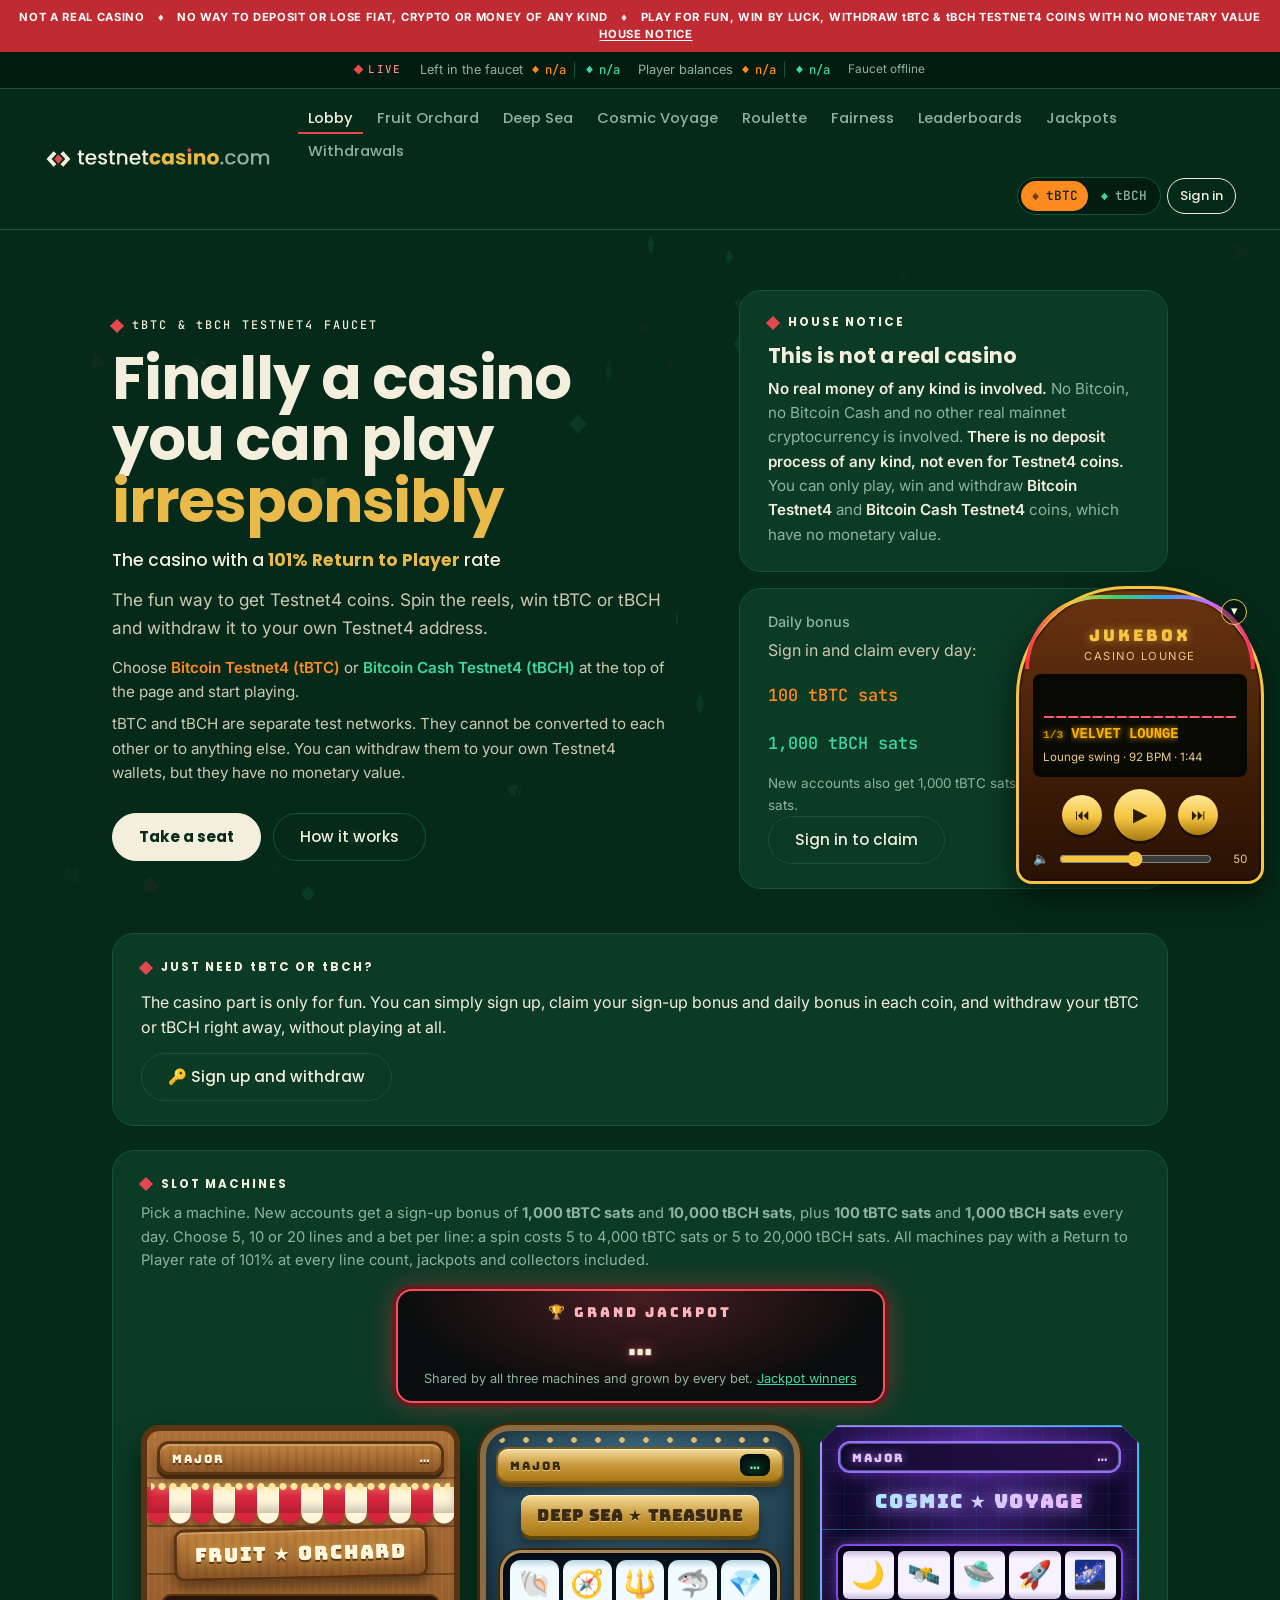
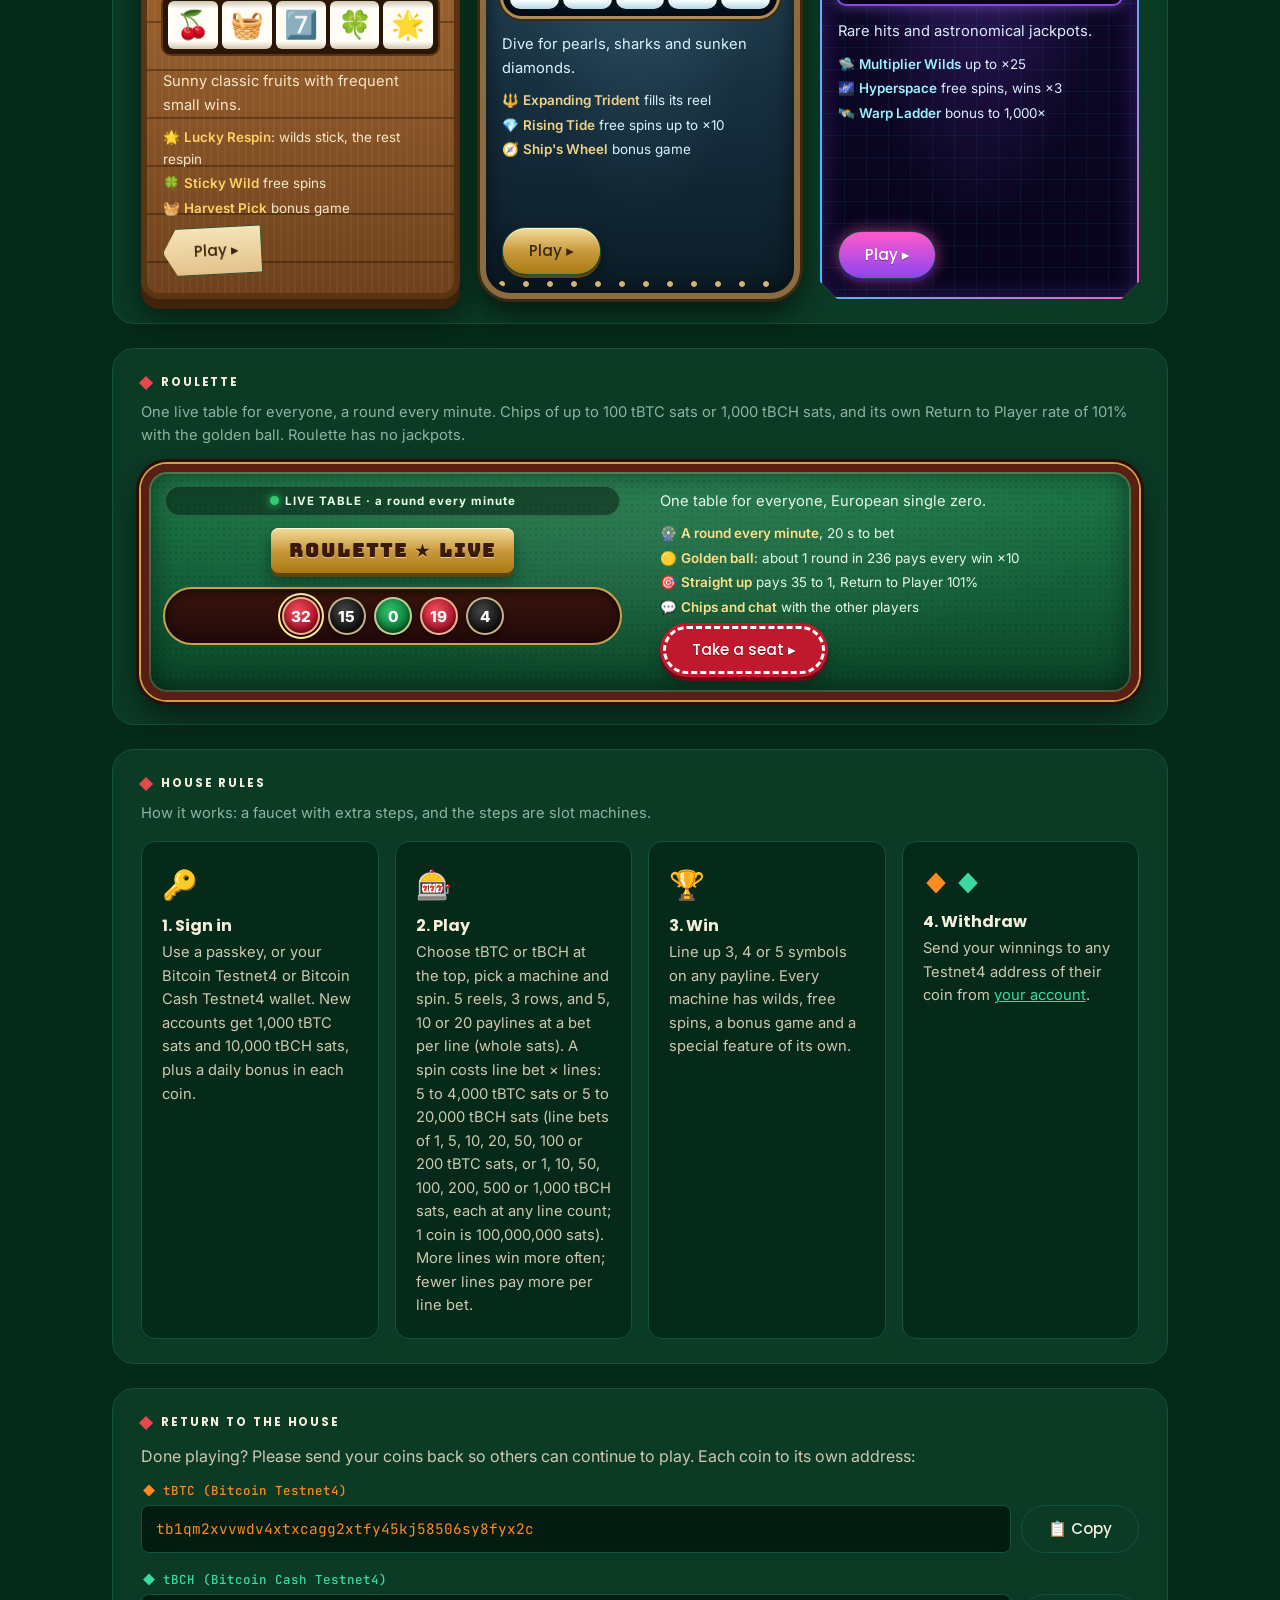
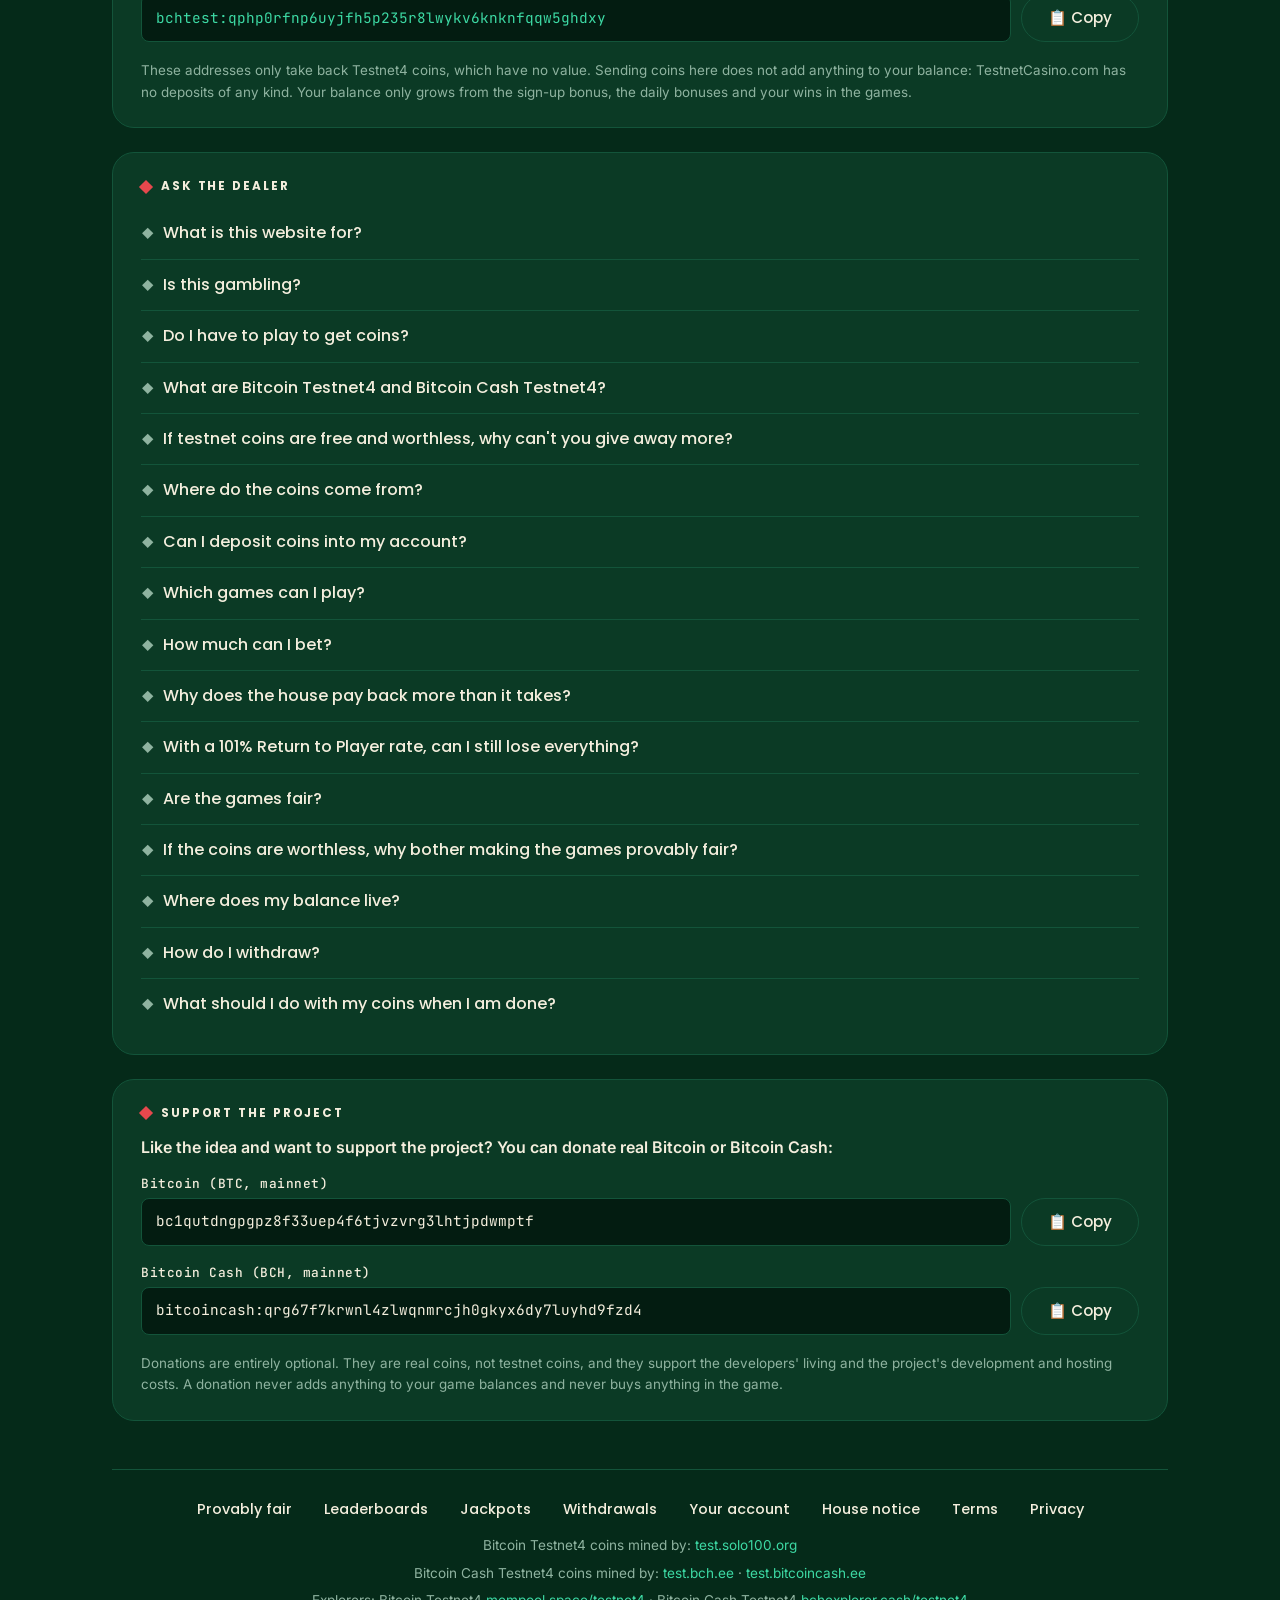
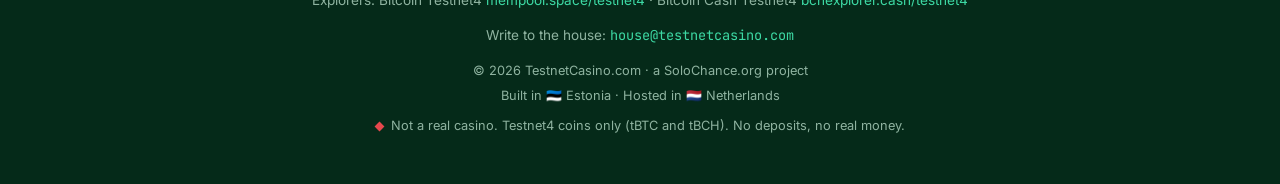
<file: index.html>
<!doctype html>
<html lang="en">
<head>
  <meta charset="utf-8">
  <meta name="viewport" content="width=device-width, initial-scale=1">
  <title>TestnetCasino.com | tBTC &amp; tBCH Testnet4 Faucet</title>
  <meta name="description" content="Free Bitcoin Testnet4 (tBTC) and Bitcoin Cash Testnet4 (tBCH) faucet with slot machines and roulette. Not a real casino: no real money, no deposits.">
  <!-- site:head -->
  <link rel="canonical" href="https://testnetcasino.com/">
  <meta property="og:type" content="website">
  <meta property="og:url" content="https://testnetcasino.com/">
  <meta property="og:title" content="TestnetCasino.com | tBTC &amp; tBCH Testnet4 Faucet">
  <meta property="og:description" content="Free Bitcoin Testnet4 (tBTC) and Bitcoin Cash Testnet4 (tBCH) faucet with slot machines and roulette. Not a real casino: no real money, no deposits.">
  <meta property="og:locale" content="en_US">
  <meta name="theme-color" content="#052a19">
  <link rel="icon" href="favicon.ico" sizes="48x48">
  <link rel="icon" href="assets/img/favicon.svg" type="image/svg+xml">
  <link rel="apple-touch-icon" href="assets/img/apple-touch-icon.png">
  <link rel="manifest" href="site.webmanifest">
  <meta property="og:site_name" content="TestnetCasino.com">
  <meta property="og:image" content="https://testnetcasino.com/assets/img/og-image.png">
  <meta property="og:image:width" content="1200">
  <meta property="og:image:height" content="630">
  <meta property="og:image:alt" content="testnetcasino.com: tBTC and tBCH Testnet4 faucet. No real money, no deposits.">
  <meta name="twitter:card" content="summary_large_image">
  <link rel="preconnect" href="https://fonts.googleapis.com">
  <link rel="preconnect" href="https://fonts.gstatic.com" crossorigin>
  <link href="https://fonts.googleapis.com/css2?family=Bungee&family=Inter:wght@400;500;600&family=JetBrains+Mono:wght@400;500&family=Poppins:wght@500;700&display=swap" rel="stylesheet">
  <!-- /site:head -->
  <script type="application/ld+json">
{
    "@context": "https://schema.org",
    "@graph": [
      {
        "@type": "WebSite",
        "@id": "https://testnetcasino.com/#website",
        "url": "https://testnetcasino.com/",
        "name": "TestnetCasino.com",
        "alternateName": [
          "TestnetCasino",
          "Testnet Casino"
        ],
        "description": "Free Bitcoin Testnet4 (tBTC) and Bitcoin Cash Testnet4 (tBCH) faucet with slot machines and roulette. Not a real casino: no real money, no deposits.",
        "inLanguage": "en",
        "publisher": {
          "@id": "https://testnetcasino.com/#organization"
        }
      },
      {
        "@type": "Organization",
        "@id": "https://testnetcasino.com/#organization",
        "name": "TestnetCasino.com",
        "url": "https://testnetcasino.com/",
        "logo": {
          "@type": "ImageObject",
          "url": "https://testnetcasino.com/assets/img/icon-512.png",
          "width": 512,
          "height": 512
        },
        "email": "house@testnetcasino.com",
        "parentOrganization": {
          "@type": "Organization",
          "name": "SoloChance.org",
          "url": "https://solochance.org"
        }
      }
    ]
  }
  </script>
  <link rel="stylesheet" href="assets/css/style.css?v=20261113i">
</head>
<body data-page="lobby">
  <a class="skip-link" href="#main">Skip to content</a>
  <canvas id="casino-bg" aria-hidden="true"></canvas>
  <canvas id="coin-shower" aria-hidden="true"></canvas>

  <!-- site:warning -->
  <div class="warning-strip" role="note">
    <span>NOT A REAL CASINO</span><span class="ws-sep" aria-hidden="true">♦</span><span>NO WAY TO DEPOSIT OR LOSE FIAT, CRYPTO OR MONEY OF ANY KIND</span><span class="ws-sep" aria-hidden="true">♦</span><span>PLAY FOR FUN, WIN BY LUCK, WITHDRAW tBTC &amp; tBCH TESTNET4 COINS WITH NO MONETARY VALUE</span>
    <a href="#notice">HOUSE NOTICE</a>
  </div>
  <!-- /site:warning -->

  <!-- site:faucet -->
  <section class="faucet-bar" id="faucet-bar" aria-label="Faucet status"></section>
  <!-- /site:faucet -->

  <!-- site:nav -->
  <header class="site-head">
    <div class="sh-inner">
      <a class="sh-logo" href="./" aria-current="page"><img src="assets/img/logo-horizontal.svg" alt="TestnetCasino.com" width="230" height="28"></a>
      <span class="sh-coin" id="sh-coin"></span>
      <button type="button" class="sh-menu" id="sh-menu" aria-expanded="false" aria-controls="site-nav" aria-label="Menu"><span></span><span></span><span></span></button>
      <div class="sh-drawer" id="site-nav">
        <nav class="nav-bar" aria-label="Site">
          <a class="nav-link" href="./" aria-current="page">Lobby</a>
          <a class="nav-link" href="games/fruit-orchard.html">Fruit Orchard</a>
          <a class="nav-link" href="games/deep-sea.html">Deep Sea</a>
          <a class="nav-link" href="games/cosmic-voyage.html">Cosmic Voyage</a>
          <a class="nav-link" href="games/roulette.html">Roulette</a>
          <a class="nav-link" href="fairness.html">Fairness</a>
          <a class="nav-link" href="leaderboards.html">Leaderboards</a>
          <a class="nav-link" href="jackpots.html">Jackpots</a>
          <a class="nav-link" href="withdrawals.html">Withdrawals</a>
        </nav>
        <span class="auth-nav" id="auth-nav"><a class="chip-link auth-pill" href="login.html">Sign in</a></span>
      </div>
    </div>
  </header>
  <!-- /site:nav -->

  <div class="page">
    <main id="main" tabindex="-1">
    <section class="hero" aria-labelledby="hero-title">
      <div class="hero-main">
        <p class="eyebrow">tBTC &amp; tBCH TESTNET4 FAUCET</p>
        <h1 class="hero-title" id="hero-title">Finally a casino you can play <em>irresponsibly</em></h1>
        <p class="hero-rtp">The casino with a <strong><span data-rtp>101%</span> Return to Player</strong> rate</p>
        <p class="tagline">The fun way to get Testnet4 coins. Spin the reels, win tBTC or tBCH and withdraw it to your own Testnet4 address.</p>
        <p class="hero-coins" id="coins">Choose <b data-coin="btc">Bitcoin Testnet4 (tBTC)</b> or <b data-coin="bch">Bitcoin Cash Testnet4 (tBCH)</b> at the top of the page and start playing.</p>
        <p class="hero-coins">tBTC and tBCH are separate test networks. They cannot be converted to each other or to anything else. You can withdraw them to your own Testnet4 wallets, but they have no monetary value.</p>
        <div class="hero-cta">
          <a class="btn-primary" href="#slots">Take a seat</a>
          <a class="btn-outline" href="#rules">How it works</a>
        </div>
      </div>
      <div class="hero-side">
        <section class="card notice" id="notice" aria-labelledby="notice-title">
          <p class="eyebrow">HOUSE NOTICE</p>
          <h2 id="notice-title">This is not a real casino</h2>
          <p>
            <strong>No real money of any kind is involved.</strong>
            No Bitcoin, no Bitcoin Cash and no other real mainnet cryptocurrency is involved.
            <strong>There is no deposit process of any kind, not even for Testnet4 coins.</strong>
            You can only play, win and withdraw <strong>Bitcoin Testnet4</strong> and <strong>Bitcoin Cash Testnet4</strong> coins, which have no monetary value.
          </p>
        </section>
        <section class="card daily-bonus" id="daily-bonus" aria-labelledby="daily-bonus-title">
          <h2 class="db-title" id="daily-bonus-title">Daily bonus</h2>
          <div class="db-main" id="daily-bonus-body">
            <p class="db-text">Sign in and claim <strong>100 tBTC sats</strong> and <strong>1,000 tBCH sats</strong> every day.</p>
          </div>
        </section>
      </div>
    </section>

    <section class="panel quick-coins" id="quick-coins" aria-labelledby="quick-coins-title">
      <h2 class="panel-label" id="quick-coins-title">JUST NEED tBTC OR tBCH?</h2>
      <p>The casino part is only for fun. You can simply sign up, claim your sign-up bonus and daily bonus in each coin, and withdraw your tBTC or tBCH right away, without playing at all.</p>
      <p class="qc-actions"><a class="btn-gold" href="login.html?next=%2Faccount.html%23withdraw">🔑 Sign up and withdraw</a></p>
    </section>

    <section class="panel" id="slots" aria-labelledby="slots-title">
      <h2 class="panel-label" id="slots-title">SLOT MACHINES</h2>
      <p class="panel-sub">Pick a machine. New accounts get a sign-up bonus of <strong>1,000 tBTC sats</strong> and <strong>10,000 tBCH sats</strong>, plus <strong>100 tBTC sats</strong> and <strong>1,000 tBCH sats</strong> every day. Choose 5, 10 or 20 lines and a bet per line: a spin costs 5 to 4,000 tBTC sats or 5 to 20,000 tBCH sats. All machines pay with a Return to Player rate of <span data-rtp>101%</span> at every line count, jackpots and collectors included.</p>
      <div class="jp-hero" role="group" aria-labelledby="jp-hero-label">
        <span class="jp-hero-label" id="jp-hero-label">🏆 GRAND JACKPOT</span>
        <span class="jp-hero-value" data-jackpot-units="bch8" data-jackpot="grand">…</span>
        <span class="jp-hero-sub">Shared by all three machines and grown by every bet. <a href="jackpots.html">Jackpot winners</a></span>
      </div>
      <div class="games">
        <a class="game-card theme-orchard" href="games/fruit-orchard.html">
          <div class="gc-jp" role="group" aria-label="Jackpots">
            <div class="jp-row jp-row-major"><span class="jp-row-name">MAJOR</span><span class="jp-row-val" data-jackpot-units="bch8" data-jackpot="major:fruit-orchard">…</span></div>
          </div>
          <div class="gc-awning" aria-hidden="true"><span class="gc-bulbs"></span></div>
          <div class="gc-topper"><h3>FRUIT ★ ORCHARD</h3></div>
          <div class="gc-reels" aria-hidden="true"><span>🍒</span><span>🧺</span><span>7️⃣</span><span>🍀</span><span>🌟</span></div>
          <div class="gc-body">
            <p>Sunny classic fruits with frequent small wins.</p>
            <ul class="gc-feats"><li>🌟 <b>Lucky Respin</b>: wilds stick, the rest respin</li><li>🍀 <b>Sticky Wild</b> free spins</li><li>🧺 <b>Harvest Pick</b> bonus game</li></ul>
            <span class="btn-gold gc-play">Play ▸</span>
          </div>
        </a>
        <a class="game-card theme-deepsea" href="games/deep-sea.html">
          <div class="gc-jp" role="group" aria-label="Jackpots">
            <div class="jp-row jp-row-major"><span class="jp-row-name">MAJOR</span><span class="jp-row-val" data-jackpot-units="bch8" data-jackpot="major:deep-sea">…</span></div>
          </div>
          <div class="gc-topper"><h3>DEEP SEA ★ TREASURE</h3></div>
          <div class="gc-reels" aria-hidden="true"><span>🐚</span><span>🧭</span><span>🔱</span><span>🦈</span><span>💎</span></div>
          <div class="gc-body">
            <p>Dive for pearls, sharks and sunken diamonds.</p>
            <ul class="gc-feats"><li>🔱 <b>Expanding Trident</b> fills its reel</li><li>💎 <b>Rising Tide</b> free spins up to ×10</li><li>🧭 <b>Ship's Wheel</b> bonus game</li></ul>
            <span class="btn-gold gc-play">Play ▸</span>
          </div>
        </a>
        <a class="game-card theme-cosmic" href="games/cosmic-voyage.html">
          <div class="gc-jp" role="group" aria-label="Jackpots">
            <div class="jp-row jp-row-major"><span class="jp-row-name">MAJOR</span><span class="jp-row-val" data-jackpot-units="bch8" data-jackpot="major:cosmic-voyage">…</span></div>
          </div>
          <div class="gc-topper"><h3>COSMIC ★ VOYAGE</h3></div>
          <div class="gc-reels" aria-hidden="true"><span>🌙</span><span>🛰️</span><span>🛸</span><span>🚀</span><span>🌌</span></div>
          <div class="gc-body">
            <p>Rare hits and astronomical jackpots.</p>
            <ul class="gc-feats"><li>🛸 <b>Multiplier Wilds</b> up to ×25</li><li>🌌 <b>Hyperspace</b> free spins, wins ×3</li><li>🛰️ <b>Warp Ladder</b> bonus to 1,000×</li></ul>
            <span class="btn-gold gc-play">Play ▸</span>
          </div>
        </a>
      </div>
    </section>

    <section class="panel" id="roulette" aria-labelledby="roulette-title">
      <h2 class="panel-label" id="roulette-title">ROULETTE</h2>
      <p class="panel-sub">One live table for everyone, a round every minute. Chips of up to 100 tBTC sats or 1,000 tBCH sats, and its own Return to Player rate of 101% with the golden ball. Roulette has no jackpots.</p>
      <div class="games">
        <a class="game-card theme-roulette" href="games/roulette.html">
          <div class="gc-live" aria-live="polite"><span class="gc-live-dot" aria-hidden="true"></span> <span data-rl-live>LIVE TABLE · a round every minute</span></div>
          <div class="gc-topper"><h3>ROULETTE ★ LIVE</h3></div>
          <div class="gc-pockets" role="group" aria-label="Last numbers" data-rl-last><span class="pk-r">32</span><span class="pk-b">15</span><span class="pk-g">0</span><span class="pk-r">19</span><span class="pk-b">4</span></div>
          <div class="gc-body">
            <p>One table for everyone, European single zero.</p>
            <ul class="gc-feats"><li>🎡 <b>A round every minute</b>, 20 s to bet</li><li>🟡 <b>Golden ball</b>: about 1 round in 236 pays every win ×10</li><li>🎯 <b>Straight up</b> pays 35 to 1, Return to Player 101%</li><li>💬 <b>Chips and chat</b> with the other players</li></ul>
            <span class="btn-gold gc-play">Take a seat ▸</span>
          </div>
        </a>
      </div>
    </section>

    <section class="panel" id="rules" aria-labelledby="rules-title">
      <h2 class="panel-label" id="rules-title">HOUSE RULES</h2>
      <p class="panel-sub">How it works: a faucet with extra steps, and the steps are slot machines.</p>
      <ol class="steps">
        <li>
          <div class="step-emoji" aria-hidden="true">🔑</div>
          <h3>1. Sign in</h3>
          <p>Use a passkey, or your Bitcoin Testnet4 or Bitcoin Cash Testnet4 wallet. New accounts get 1,000 tBTC sats and 10,000 tBCH sats, plus a daily bonus in each coin.</p>
        </li>
        <li>
          <div class="step-emoji" aria-hidden="true">🎰</div>
          <h3>2. Play</h3>
          <p>Choose tBTC or tBCH at the top, pick a machine and spin. 5 reels, 3 rows, and 5, 10 or 20 paylines at a bet per line (whole sats). A spin costs line bet × lines: 5 to 4,000 tBTC sats or 5 to 20,000 tBCH sats (line bets of 1, 5, 10, 20, 50, 100 or 200 tBTC sats, or 1, 10, 50, 100, 200, 500 or 1,000 tBCH sats, each at any line count; 1 coin is 100,000,000 sats). More lines win more often; fewer lines pay more per line bet.</p>
        </li>
        <li>
          <div class="step-emoji" aria-hidden="true">🏆</div>
          <h3>3. Win</h3>
          <p>Line up 3, 4 or 5 symbols on any payline. Every machine has wilds, free spins, a bonus game and a special feature of its own.</p>
        </li>
        <li>
          <span class="step-coins" aria-hidden="true"><img class="step-coin" src="assets/img/tbtc.svg" alt="" width="40" height="40"><img class="step-coin" src="assets/img/tbch.svg" alt="" width="40" height="40"></span>
          <h3>4. Withdraw</h3>
          <p>Send your winnings to any Testnet4 address of their coin from <a href="account.html#withdraw">your account</a>.</p>
        </li>
      </ol>
    </section>

    <section class="panel house-return" id="return" aria-labelledby="return-title">
      <h2 class="panel-label" id="return-title">RETURN TO THE HOUSE</h2>
      <div class="hr-body">
        <div class="hr-text">
          <p>Done playing? Please send your coins back so others can continue to play. Each coin to its own address:</p>
          <div class="hr-coin-row" data-coin="btc">
            <h3 class="dn-label"><img class="tbch" src="assets/img/tbtc.svg" alt=""> tBTC (Bitcoin Testnet4)</h3>
            <div class="copy-field">
              <code class="copy-code" id="house-address-btc">tb1qm2xvvwdv4xtxcagg2xtfy45kj58506sy8fyx2c</code>
              <button type="button" class="btn-gold copy-btn" data-copy="#house-address-btc" aria-label="Copy the tBTC house address">📋 Copy</button>
            </div>
            <p class="hr-note"><span data-copy-state="#house-address-btc" role="status" aria-live="polite"></span></p>
          </div>
          <div class="hr-coin-row" data-coin="bch">
            <h3 class="dn-label"><img class="tbch" src="assets/img/tbch.svg" alt=""> tBCH (Bitcoin Cash Testnet4)</h3>
            <div class="copy-field">
              <code class="copy-code" id="house-address">bchtest:qphp0rfnp6uyjfh5p235r8lwykv6knknfqqw5ghdxy</code>
              <button type="button" class="btn-gold copy-btn" data-copy="#house-address" aria-label="Copy the tBCH house address">📋 Copy</button>
            </div>
            <p class="hr-note"><span data-copy-state="#house-address" role="status" aria-live="polite"></span></p>
          </div>
          <p class="hr-foot">These addresses only take back Testnet4 coins, which have no value. Sending coins here does not add anything to your balance: TestnetCasino.com has no deposits of any kind. Your balance only grows from the sign-up bonus, the daily bonuses and your wins in the games.</p>
        </div>
      </div>
    </section>

    <section class="panel faq" aria-labelledby="faq-title">
      <h2 class="panel-label" id="faq-title">ASK THE DEALER</h2>
      <details>
        <summary>What is this website for?</summary>
        <p>TestnetCasino.com is a faucet for Bitcoin Testnet4 (tBTC) and Bitcoin Cash Testnet4 (tBCH) coins, dressed up as a casino. You can play slot machines and roulette just for fun, with nothing to deposit and nothing to lose. Unlike other free-to-play casino games, you can withdraw what you win. The coins have no monetary value, but they are real coins on real blockchains: you can send them to your own Testnet4 wallet and follow the transaction on an explorer such as <a href="https://mempool.space/testnet4/" rel="noopener">mempool.space/testnet4</a> or <a href="https://bchexplorer.cash/testnet4/" rel="noopener">bchexplorer.cash/testnet4</a>. It is all for fun and for learning.</p>
      </details>
      <details>
        <summary>Is this gambling?</summary>
        <p>No. Nothing of value goes in and nothing of value comes out. You cannot deposit anything, and Testnet4 coins have no monetary value. They exist only so developers can test Bitcoin and Bitcoin Cash software.</p>
      </details>
      <details>
        <summary>Do I have to play to get coins?</summary>
        <p>No. The casino part is only for fun. You can sign up, claim your sign-up bonus and your daily bonus, and withdraw right away without placing a single bet.</p>
      </details>
      <details>
        <summary>What are Bitcoin Testnet4 and Bitcoin Cash Testnet4?</summary>
        <p>They are public test networks. Their coins (tBTC and tBCH) behave like real BTC and BCH, but they are worthless by design, which makes them ideal for building and testing wallets, apps and smart contracts without risking real money.</p>
      </details>
      <details>
        <summary>If testnet coins are free and worthless, why can't you give away more?</summary>
        <p>Worthless does not mean unlimited. Both tBTC and tBCH have the same hard cap of 21 million coins as their mainnet counterparts. They still have to be mined, and the supply we hold has to last, so the faucet can only hand out small amounts at a time.</p>
      </details>
      <details>
        <summary>Where do the coins come from?</summary>
        <p>We mine them ourselves. tBTC comes from <a href="https://test.solo100.org" rel="noopener">test.solo100.org</a>. tBCH comes from the test environments of the bch.ee Parasite Pool and the bitcoincash.ee pool, at <a href="https://test.bch.ee" rel="noopener">test.bch.ee</a> and <a href="https://test.bitcoincash.ee" rel="noopener">test.bitcoincash.ee</a>.</p>
      </details>
      <details>
        <summary>Can I deposit coins into my account?</summary>
        <p>No. There is no way to deposit anything, not even testnet coins, and there never will be. This keeps the site clearly a faucet and never a casino, and it keeps testnet coins from gaining any real-world value in anyone's eyes. Your balance only grows from the sign-up bonus, the daily bonus and your wins.</p>
      </details>
      <details>
        <summary>Which games can I play?</summary>
        <p>Three slot machines (Fruit Orchard, Deep Sea Treasure and Cosmic Voyage) and a live roulette table. Each slot has 5 reels, 3 rows and 5, 10 or 20 paylines at a bet per line, with wilds, free spins, a bonus game, a collector and jackpots. Roulette is European single zero, with one shared table for everyone, a new round every minute and a golden ball that multiplies winning bets by 10.</p>
      </details>
      <details>
        <summary>How much can I bet?</summary>
        <p>On the slots, a spin costs line bet × lines: 5 to 4,000 sats in tBTC and 5 to 20,000 sats in tBCH (a line bet of 1, 5, 10, 20, 50, 100 or 200 tBTC sats or 1, 10, 50, 100, 200, 500 or 1,000 tBCH sats, at 5, 10 or 20 lines).</p>
      </details>
      <details>
        <summary>Why does the house pay back more than it takes?</summary>
        <p>Because this is a faucet, not a casino. Every game is tuned to a Return to Player rate of <span data-rtp>101%</span>, jackpots and collectors included. Since the faucet cannot hand out large amounts directly, the games do part of the distribution: over many bets they pay back slightly more than is wagered. Luck still swings both ways in the short run.</p>
      </details>
      <details>
        <summary>With a 101% Return to Player rate, can I still lose everything?</summary>
        <p>Yes. The Return to Player rate is an average over a very large number of bets, not a promise for your session. Even at 101%, which is better than any real casino in the world, a balance can drop to zero when you bet big and play quickly, and it is not even rare. Take it as a real-life warning: a casino can never be a way of earning or making a profit. If your balance can end at zero here, in the most unrealistic casino in the world, where the odds are in your favor, think about what happens in a real one, where they are against you.</p>
      </details>
      <details>
        <summary>Are the games fair?</summary>
        <p>Yes. Every result is decided on the server with a provably fair system. For slots, the server commits to a secret seed (you see its hash before you play) and you can choose your own client seed. Roulette rounds and jackpots publish a seed hash in advance and reveal the seed afterwards. You can replay and check every result yourself on the <a href="fairness.html">fairness page</a>.</p>
      </details>
      <details>
        <summary>If the coins are worthless, why bother making the games provably fair?</summary>
        <p>Just for fun. Nothing here needs to be proven, since there is nothing to lose. We built it because it is an interesting piece of technology, and because it is a good way to see how provably fair systems work without any money on the line.</p>
      </details>
      <details>
        <summary>Where does my balance live?</summary>
        <p>On the server, in your account. tBTC and tBCH are kept as separate balances, each shared across all games, and they follow you to any device you sign in on. Every spin and every round is played on the server, never in your browser.</p>
      </details>
      <details>
        <summary>How do I withdraw?</summary>
        <p>From <a href="account.html#withdraw">your account</a>, to any Bitcoin Testnet4 or Bitcoin Cash Testnet4 address. Every withdrawal is a real on-chain transaction, and all of them are listed publicly on the <a href="withdrawals.html">withdrawals page</a>.</p>
      </details>
      <details>
        <summary>What should I do with my coins when I am done?</summary>
        <p>If you no longer need them, please <a href="#return">send them back to the house</a> so others can continue to play.</p>
      </details>
    </section>

    <section class="panel donate" id="donate" aria-labelledby="donate-title">
      <h2 class="panel-label" id="donate-title">SUPPORT THE PROJECT</h2>
      <p class="dn-lead">Like the idea and want to support the project? You can donate real Bitcoin or Bitcoin Cash:</p>
      <div class="dn-list">
          <div class="dn-coin">
            <h3 class="dn-label">Bitcoin (BTC, mainnet)</h3>
            <div class="copy-field">
              <code class="copy-code" id="btc-address">bc1qutdngpgpz8f33uep4f6tjvzvrg3lhtjpdwmptf</code>
              <button type="button" class="btn-gold copy-btn" data-copy="#btc-address" aria-label="Copy the Bitcoin donation address">📋 Copy</button>
            </div>
            <p class="hr-note"><span data-copy-state="#btc-address" role="status" aria-live="polite"></span></p>
          </div>
          <div class="dn-coin">
            <h3 class="dn-label">Bitcoin Cash (BCH, mainnet)</h3>
            <div class="copy-field">
              <code class="copy-code" id="bch-address">bitcoincash:qrg67f7krwnl4zlwqnmrcjh0gkyx6dy7luyhd9fzd4</code>
              <button type="button" class="btn-gold copy-btn" data-copy="#bch-address" aria-label="Copy the Bitcoin Cash donation address">📋 Copy</button>
            </div>
            <p class="hr-note"><span data-copy-state="#bch-address" role="status" aria-live="polite"></span></p>
          </div>
      </div>
      <p class="dn-foot">Donations are entirely optional. They are real coins, not testnet coins, and they support the developers' living and the project's development and hosting costs. A donation never adds anything to your game balances and never buys anything in the game.</p>
    </section>
    </main>

    <!-- site:footer -->
    <footer class="casino-footer">
      <div class="cf-links">
        <a href="fairness.html">Provably fair</a>
        <a href="leaderboards.html">Leaderboards</a>
        <a href="jackpots.html">Jackpots</a>
        <a href="withdrawals.html">Withdrawals</a>
        <a href="account.html">Your account</a>
        <a href="#notice">House notice</a>
        <a href="legal/terms-of-service.pdf" type="application/pdf">Terms<span class="sr-only"> of Service (PDF)</span></a>
        <a href="legal/privacy-policy.pdf" type="application/pdf">Privacy<span class="sr-only"> Policy (PDF)</span></a>
      </div>
      <div class="cf-networks">
        <div>Bitcoin Testnet4 coins mined by: <a href="https://test.solo100.org" rel="noopener">test.solo100.org</a></div>
        <div>Bitcoin Cash Testnet4 coins mined by: <a href="https://test.bch.ee" rel="noopener">test.bch.ee</a> · <a href="https://test.bitcoincash.ee" rel="noopener">test.bitcoincash.ee</a></div>
        <div>Explorers: Bitcoin Testnet4 <a href="https://mempool.space/testnet4/" rel="noopener">mempool.space/testnet4</a> · Bitcoin Cash Testnet4 <a href="https://bchexplorer.cash/testnet4/" rel="noopener">bchexplorer.cash/testnet4</a></div>
      </div>
      <div class="cf-contact">Write to the house: <a href="mailto:house@testnetcasino.com">house@testnetcasino.com</a></div>
      <div class="cf-bottom">
        <div>© 2026 TestnetCasino.com · a <a class="cf-solochance" href="https://solochance.org" rel="noopener">SoloChance.org</a> project</div>
        <div>Built in 🇪🇪 Estonia · Hosted in 🇳🇱 Netherlands</div>
        <div class="cf-disclaimer"><span class="cf-pip" aria-hidden="true"></span> Not a real casino. Testnet4 coins only (tBTC and tBCH). No deposits, no real money.</div>
      </div>
    </footer>
    <!-- /site:footer -->
  </div>

  <script src="assets/js/config.js?v=20261113i"></script>
  <script src="assets/js/api.js?v=20261113i"></script>
  <script src="assets/js/units.js?v=20261113i"></script>
  <script src="assets/js/jackpots.js?v=20261113i"></script>
  <script src="assets/js/faucet.js?v=20261113i"></script>
  <script src="assets/js/auth.js?v=20261113i"></script>
  <script src="assets/js/copy.js?v=20261113i"></script>
  <script src="assets/js/fx.js?v=20261113i"></script>
  <script src="assets/js/music.js?v=20261113i"></script>
  <script src="assets/js/lobby.js?v=20261113i"></script>
</body>
</html>
</file>
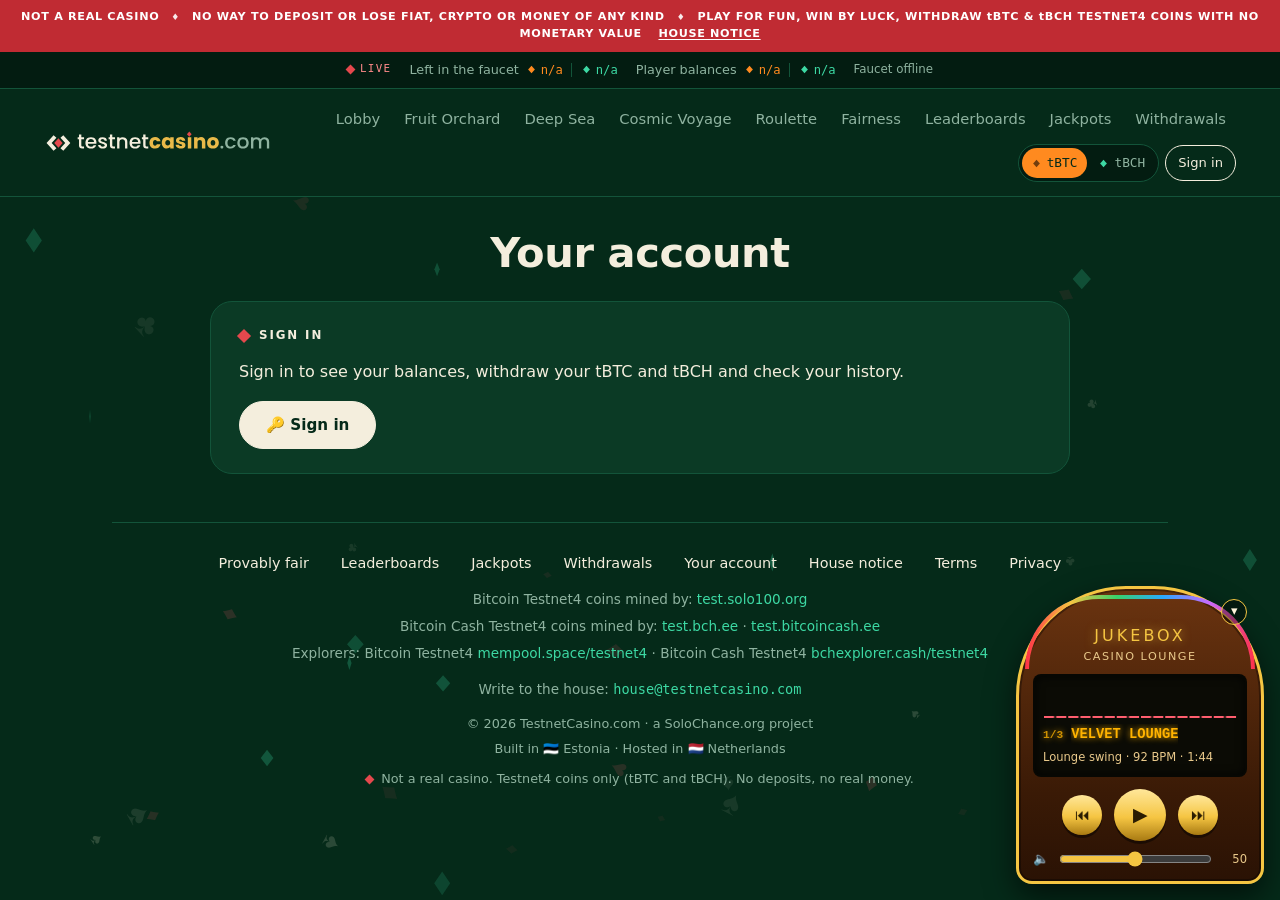
<file: account.html>
<!doctype html>
<html lang="en">
<head>
  <meta charset="utf-8">
  <meta name="viewport" content="width=device-width, initial-scale=1">
  <meta http-equiv="Content-Security-Policy" content="default-src 'self'; script-src 'self'; style-src 'self' https://fonts.googleapis.com; font-src 'self' https://fonts.gstatic.com; img-src 'self' data:; connect-src 'self' https://api.testnetcasino.com; media-src 'self'; object-src 'none'; base-uri 'self'; form-action 'self'">
  <meta name="referrer" content="strict-origin-when-cross-origin">
  <title>Account · TestnetCasino.com</title>
  <meta name="description" content="Your TestnetCasino.com account: tBTC and tBCH balances, withdrawals to your Testnet4 addresses and your balance history.">
  <!-- site:head -->
  <link rel="canonical" href="https://testnetcasino.com/account.html">
  <meta name="robots" content="noindex">
  <meta property="og:type" content="website">
  <meta property="og:url" content="https://testnetcasino.com/account.html">
  <meta property="og:title" content="Account · TestnetCasino.com">
  <meta property="og:description" content="Your TestnetCasino.com account: tBTC and tBCH balances, withdrawals to your Testnet4 addresses and your balance history.">
  <meta property="og:locale" content="en_US">
  <meta name="theme-color" content="#052a19">
  <link rel="icon" href="favicon.ico" sizes="48x48">
  <link rel="icon" href="assets/img/favicon.svg" type="image/svg+xml">
  <link rel="apple-touch-icon" href="assets/img/apple-touch-icon.png">
  <link rel="manifest" href="site.webmanifest">
  <meta property="og:site_name" content="TestnetCasino.com">
  <meta property="og:image" content="https://testnetcasino.com/assets/img/og-image.png">
  <meta property="og:image:width" content="1200">
  <meta property="og:image:height" content="630">
  <meta property="og:image:alt" content="testnetcasino.com: tBTC and tBCH Testnet4 faucet. No real money, no deposits.">
  <meta name="twitter:card" content="summary_large_image">
  <link rel="preconnect" href="https://fonts.googleapis.com">
  <link rel="preconnect" href="https://fonts.gstatic.com" crossorigin>
  <link href="https://fonts.googleapis.com/css2?family=Inter:wght@400;500;600&family=JetBrains+Mono:wght@400;500&family=Poppins:wght@500;700&display=swap" rel="stylesheet">
  <!-- /site:head -->
  <link rel="stylesheet" href="assets/css/style.css?v=20261113i">
</head>
<body data-page="account">
  <a class="skip-link" href="#main">Skip to your account</a>
  <canvas id="casino-bg" aria-hidden="true"></canvas>
  <canvas id="coin-shower" aria-hidden="true"></canvas>

  <!-- site:warning -->
  <div class="warning-strip" role="note">
    <span>NOT A REAL CASINO</span><span class="ws-sep" aria-hidden="true">♦</span><span>NO WAY TO DEPOSIT OR LOSE FIAT, CRYPTO OR MONEY OF ANY KIND</span><span class="ws-sep" aria-hidden="true">♦</span><span>PLAY FOR FUN, WIN BY LUCK, WITHDRAW tBTC &amp; tBCH TESTNET4 COINS WITH NO MONETARY VALUE</span>
    <a href="./#notice">HOUSE NOTICE</a>
  </div>
  <!-- /site:warning -->

  <!-- site:faucet -->
  <section class="faucet-bar" id="faucet-bar" aria-label="Faucet status"></section>
  <!-- /site:faucet -->

  <!-- site:nav -->
  <header class="site-head">
    <div class="sh-inner">
      <a class="sh-logo" href="./"><img src="assets/img/logo-horizontal.svg" alt="TestnetCasino.com" width="230" height="28"></a>
      <span class="sh-coin" id="sh-coin"></span>
      <button type="button" class="sh-menu" id="sh-menu" aria-expanded="false" aria-controls="site-nav" aria-label="Menu"><span></span><span></span><span></span></button>
      <div class="sh-drawer" id="site-nav">
        <nav class="nav-bar" aria-label="Site">
          <a class="nav-link" href="./">Lobby</a>
          <a class="nav-link" href="games/fruit-orchard.html">Fruit Orchard</a>
          <a class="nav-link" href="games/deep-sea.html">Deep Sea</a>
          <a class="nav-link" href="games/cosmic-voyage.html">Cosmic Voyage</a>
          <a class="nav-link" href="games/roulette.html">Roulette</a>
          <a class="nav-link" href="fairness.html">Fairness</a>
          <a class="nav-link" href="leaderboards.html">Leaderboards</a>
          <a class="nav-link" href="jackpots.html">Jackpots</a>
          <a class="nav-link" href="withdrawals.html">Withdrawals</a>
        </nav>
        <span class="auth-nav" id="auth-nav"><a class="chip-link auth-pill" href="login.html">Sign in</a></span>
      </div>
    </div>
  </header>
  <!-- /site:nav -->

  <div class="page">

    <main class="acct-main" id="main" tabindex="-1">
      <h1 class="page-title">Your account</h1>

      <section class="panel acct-out" id="acct-out" hidden aria-labelledby="out-title">
        <h2 class="panel-label" id="out-title">SIGN IN</h2>
        <p>Sign in to see your balances, withdraw your tBTC and tBCH and check your history.</p>
        <a class="btn-red" id="acct-login" href="login.html">🔑 Sign in</a>
      </section>

      <p class="panel acct-loading" id="acct-loading" role="status">Loading your account…</p>

      <div id="acct" hidden>
        <section class="panel" id="withdraw" aria-labelledby="wd-title">
          <h2 class="panel-label" id="wd-title">WITHDRAW</h2>
          <p class="acct-balance">Balance <strong id="acct-balance">0</strong> <span class="acct-balances" id="acct-balances"></span></p>
          <p class="acct-coin-note">Withdrawing <span data-coin-name>tBTC</span>. Switch the coin at the top of the page to withdraw the other one.</p>
          <p class="wd-locked" id="wd-locked" role="status" hidden></p>
          <form id="wd-form" novalidate>
            <fieldset class="wd-fields" id="wd-fields">
            <legend class="sr-only">Withdraw</legend>
            <label class="auth-label" for="wd-amount">Amount in <span data-coin-unit>tBCH sats</span></label>
            <div class="acct-amount">
              <input class="auth-input" id="wd-amount" type="text" inputmode="numeric" autocomplete="off"
                     placeholder="10,000" aria-describedby="wd-hint wd-error">
              <button type="button" class="btn-ghost" id="wd-max">Max</button>
            </div>
            <p class="auth-hint" id="wd-hint" data-coin-show="bch">1,000 to 10,000,000 tBCH sats per withdrawal, up to 100,000,000 tBCH sats (1 tBCH) per player in 24 hours. The whole faucet pays out at most 10 tBCH a day. The network fee is paid by the faucet.</p>
            <p class="auth-hint" id="wd-hint-btc" data-coin-show="btc">1,000 to 100,000 tBTC sats per withdrawal, up to 100,000 tBTC sats per player in 24 hours. The whole faucet pays out at most 0.01 tBTC a day. The network fee is paid by the faucet.</p>
            <p class="auth-error" id="wd-error" hidden></p>
            <label class="auth-label" for="wd-address">Send to (<span data-coin-name-long>Bitcoin Cash Testnet4</span> address)</label>
            <input class="auth-input auth-mono" id="wd-address" type="text" autocomplete="off" autocapitalize="none" spellcheck="false"
                   placeholder="bchtest:q..." aria-describedby="wd-address-hint wd-address-error">
            <p class="auth-hint" id="wd-address-hint">Any Testnet4 address of the coin.</p>
            <p class="auth-error" id="wd-address-error" hidden></p>
            <button type="submit" class="btn-red auth-wide" id="wd-submit">Withdraw</button>
            </fieldset>
            <p class="auth-status" id="wd-status" role="status" aria-live="polite"></p>
          </form>
        </section>

        <section class="panel" id="saved-addresses" aria-labelledby="sv-head">
          <h2 class="panel-label" id="sv-head">DEFAULT WITHDRAWAL ADDRESSES</h2>
          <p class="auth-hint">Optional. A withdrawal with no address goes to the default of its coin. To save one, prove you own it by signing a message.</p>
          <ul class="sv-list" id="sv-list"></ul>
          <p class="auth-status" id="sv-saved" role="status" aria-live="polite"></p>
          <div class="sv-form" id="sv-form" hidden>
            <h3 class="sv-title" id="sv-title">Save an address</h3>
            <form id="sv-step1" novalidate>
              <label class="auth-label" for="sv-address">Address</label>
              <input class="auth-input auth-mono" id="sv-address" type="text" autocomplete="off" autocapitalize="none" spellcheck="false" aria-describedby="sv-address-error">
              <p class="auth-error" id="sv-address-error" hidden></p>
              <div class="auth-row"><button type="submit" class="btn-primary" id="sv-get">Get the message to sign</button>
                <button type="button" class="btn-ghost" id="sv-cancel">Cancel</button></div>
            </form>
            <form id="sv-step2" novalidate hidden>
              <label class="auth-label" for="sv-message">Sign this message</label>
              <textarea class="auth-input auth-mono auth-message" id="sv-message" rows="4" readonly></textarea>
              <p class="auth-howto" id="sv-howto"></p>
              <label class="auth-label" for="sv-signature">Signature</label>
              <textarea class="auth-input auth-mono" id="sv-signature" rows="3" spellcheck="false" autocomplete="off" autocapitalize="none" aria-describedby="sv-signature-error"></textarea>
              <p class="auth-error" id="sv-signature-error" hidden></p>
              <button type="submit" class="btn-primary" id="sv-submit">Save the address</button>
            </form>
            <p class="auth-status" id="sv-status" role="status" aria-live="polite"></p>
          </div>
        </section>

        <section class="panel" id="withdrawals" aria-labelledby="wl-title">
          <h2 class="panel-label" id="wl-title">WITHDRAWALS</h2>
          <div class="tbl-wrap"><table class="acct-table">
            <caption class="sr-only">Your withdrawals, newest first</caption>
            <thead><tr><th scope="col">Requested</th><th scope="col">Amount</th><th scope="col">To</th><th scope="col">Status</th><th scope="col">Transaction</th></tr></thead>
            <tbody id="wl-body"></tbody>
          </table></div>
          <p class="acct-empty" id="wl-empty" hidden>No withdrawals yet.</p>
        </section>

        <section class="panel" id="ledger" aria-labelledby="lg-title">
          <h2 class="panel-label" id="lg-title">BALANCE HISTORY · <span data-coin-name>tBTC</span></h2>
          <div class="tbl-wrap"><table class="acct-table">
            <caption class="sr-only">Every change to your balance, newest first</caption>
            <thead><tr><th scope="col">When</th><th scope="col">What</th><th scope="col" class="num">Change (<span data-coin-unit>tBCH sats</span>)</th><th scope="col" class="num">Balance (<span data-coin-unit>tBCH sats</span>)</th></tr></thead>
            <tbody id="lg-body"></tbody>
          </table></div>
          <p class="acct-empty" id="lg-empty" hidden>Nothing yet.</p>
          <button type="button" class="btn-ghost acct-more" id="lg-more" hidden>Load more</button>
          <p class="auth-status" id="lg-status" role="status" aria-live="polite"></p>
        </section>

        <p class="acct-foot">Every spin with its seeds and a verifier: <a href="fairness.html">⚖️ Fairness</a></p>
      </div>
    </main>

    <!-- site:footer -->
    <footer class="casino-footer">
      <div class="cf-links">
        <a href="fairness.html">Provably fair</a>
        <a href="leaderboards.html">Leaderboards</a>
        <a href="jackpots.html">Jackpots</a>
        <a href="withdrawals.html">Withdrawals</a>
        <a href="account.html">Your account</a>
        <a href="index.html#notice">House notice</a>
        <a href="legal/terms-of-service.pdf" type="application/pdf">Terms<span class="sr-only"> of Service (PDF)</span></a>
        <a href="legal/privacy-policy.pdf" type="application/pdf">Privacy<span class="sr-only"> Policy (PDF)</span></a>
      </div>
      <div class="cf-networks">
        <div>Bitcoin Testnet4 coins mined by: <a href="https://test.solo100.org" rel="noopener">test.solo100.org</a></div>
        <div>Bitcoin Cash Testnet4 coins mined by: <a href="https://test.bch.ee" rel="noopener">test.bch.ee</a> · <a href="https://test.bitcoincash.ee" rel="noopener">test.bitcoincash.ee</a></div>
        <div>Explorers: Bitcoin Testnet4 <a href="https://mempool.space/testnet4/" rel="noopener">mempool.space/testnet4</a> · Bitcoin Cash Testnet4 <a href="https://bchexplorer.cash/testnet4/" rel="noopener">bchexplorer.cash/testnet4</a></div>
      </div>
      <div class="cf-contact">Write to the house: <a href="mailto:house@testnetcasino.com">house@testnetcasino.com</a></div>
      <div class="cf-bottom">
        <div>© 2026 TestnetCasino.com · a <a class="cf-solochance" href="https://solochance.org" rel="noopener">SoloChance.org</a> project</div>
        <div>Built in 🇪🇪 Estonia · Hosted in 🇳🇱 Netherlands</div>
        <div class="cf-disclaimer"><span class="cf-pip" aria-hidden="true"></span> Not a real casino. Testnet4 coins only (tBTC and tBCH). No deposits, no real money.</div>
      </div>
    </footer>
    <!-- /site:footer -->
  </div>

  <script src="assets/js/config.js?v=20261113i"></script>
  <script src="assets/js/api.js?v=20261113i"></script>
  <script src="assets/js/units.js?v=20261113i"></script>
  <script src="assets/js/faucet.js?v=20261113i"></script>
  <script src="assets/js/cashaddr.js?v=20261113i"></script>
  <script src="assets/js/btcaddr.js?v=20261113i"></script>
  <script src="assets/js/auth.js?v=20261113i"></script>
  <script src="assets/js/account.js?v=20261113i"></script>
  <script src="assets/js/fx.js?v=20261113i"></script>
  <script src="assets/js/music.js?v=20261113i"></script>
</body>
</html>
</file>
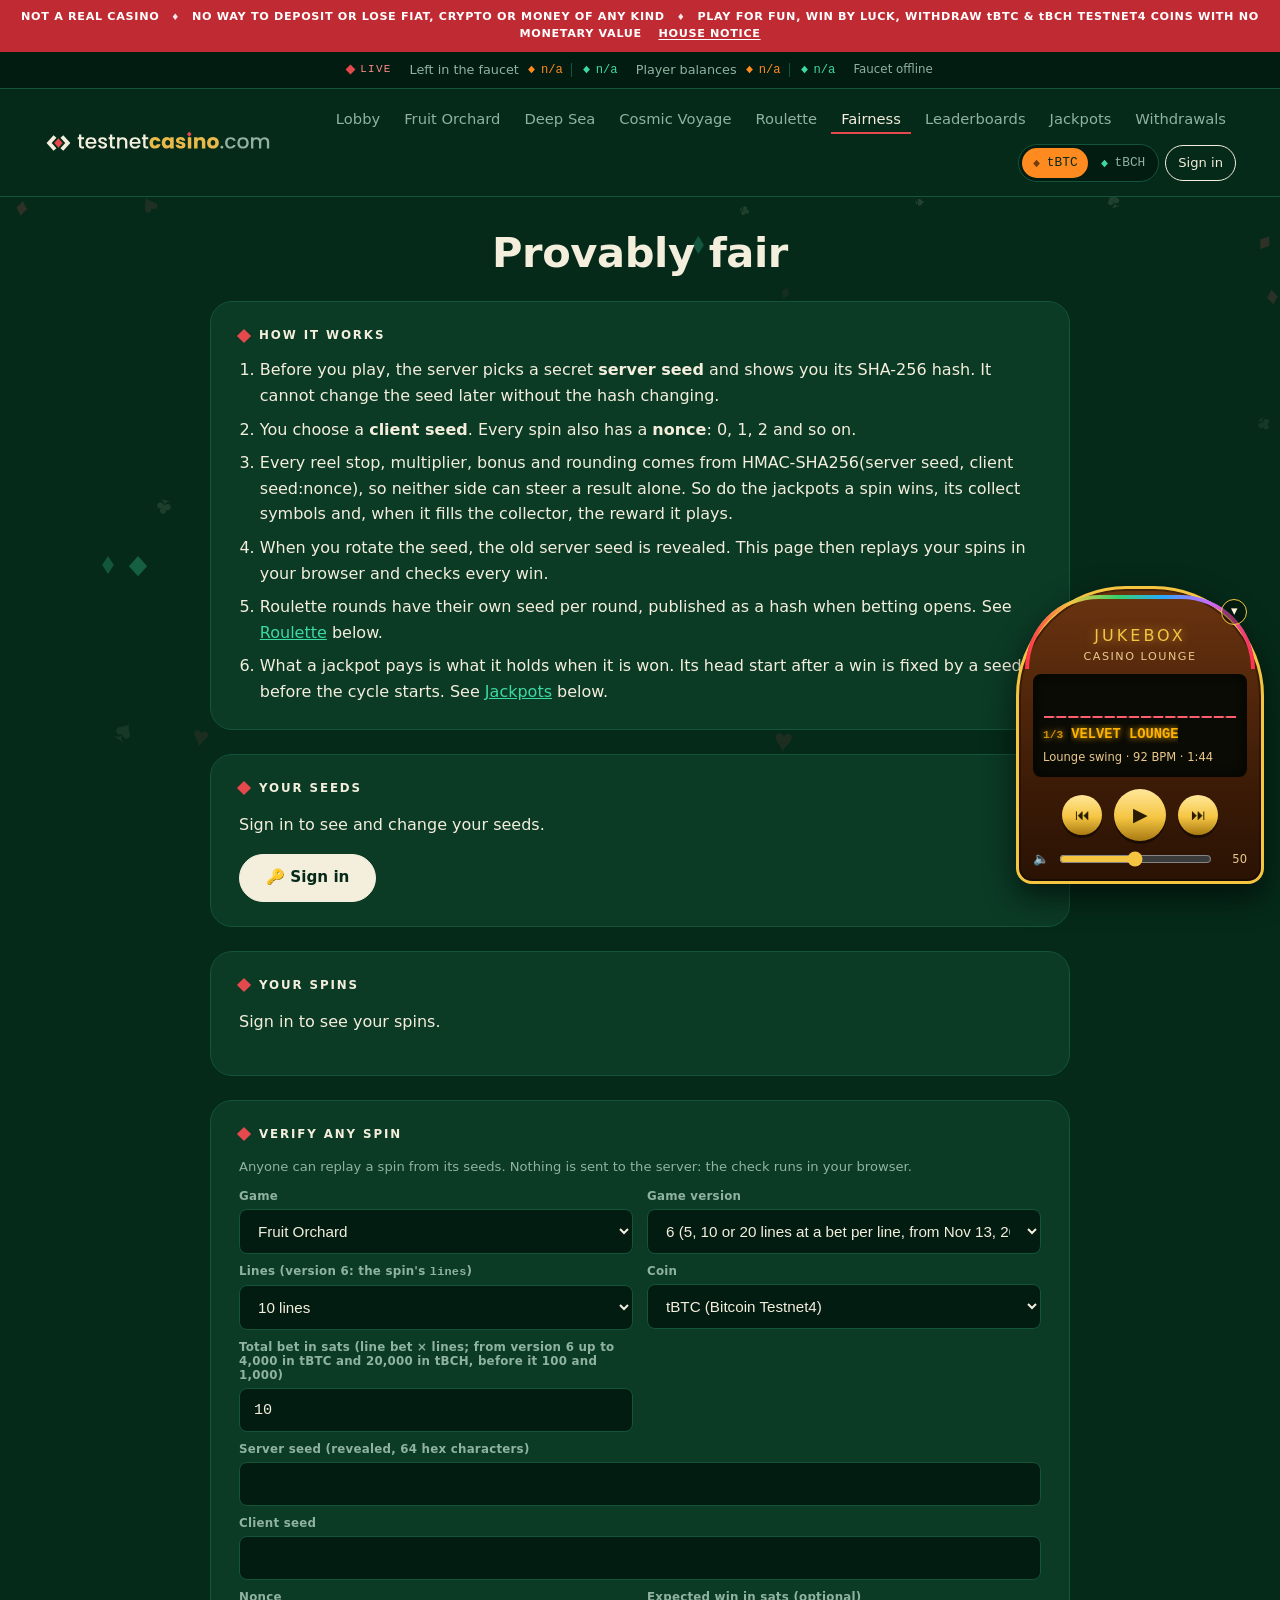
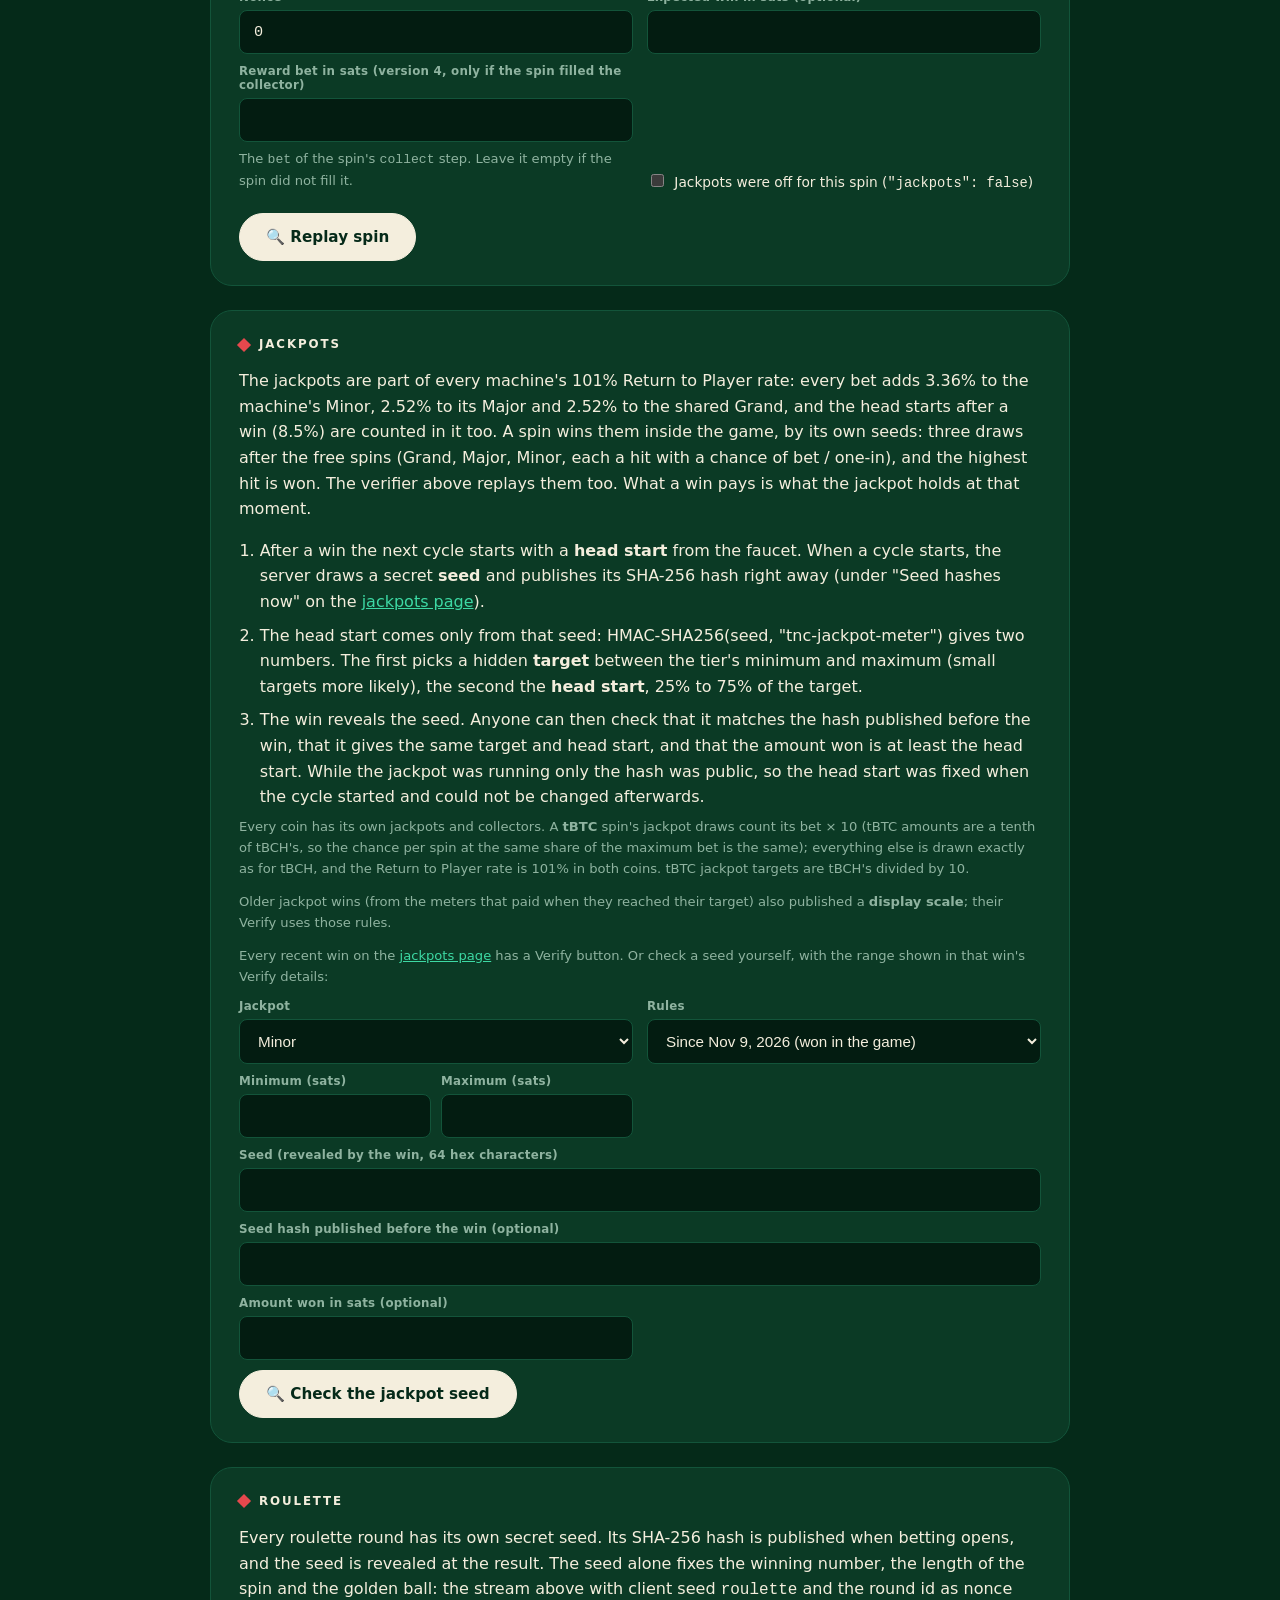
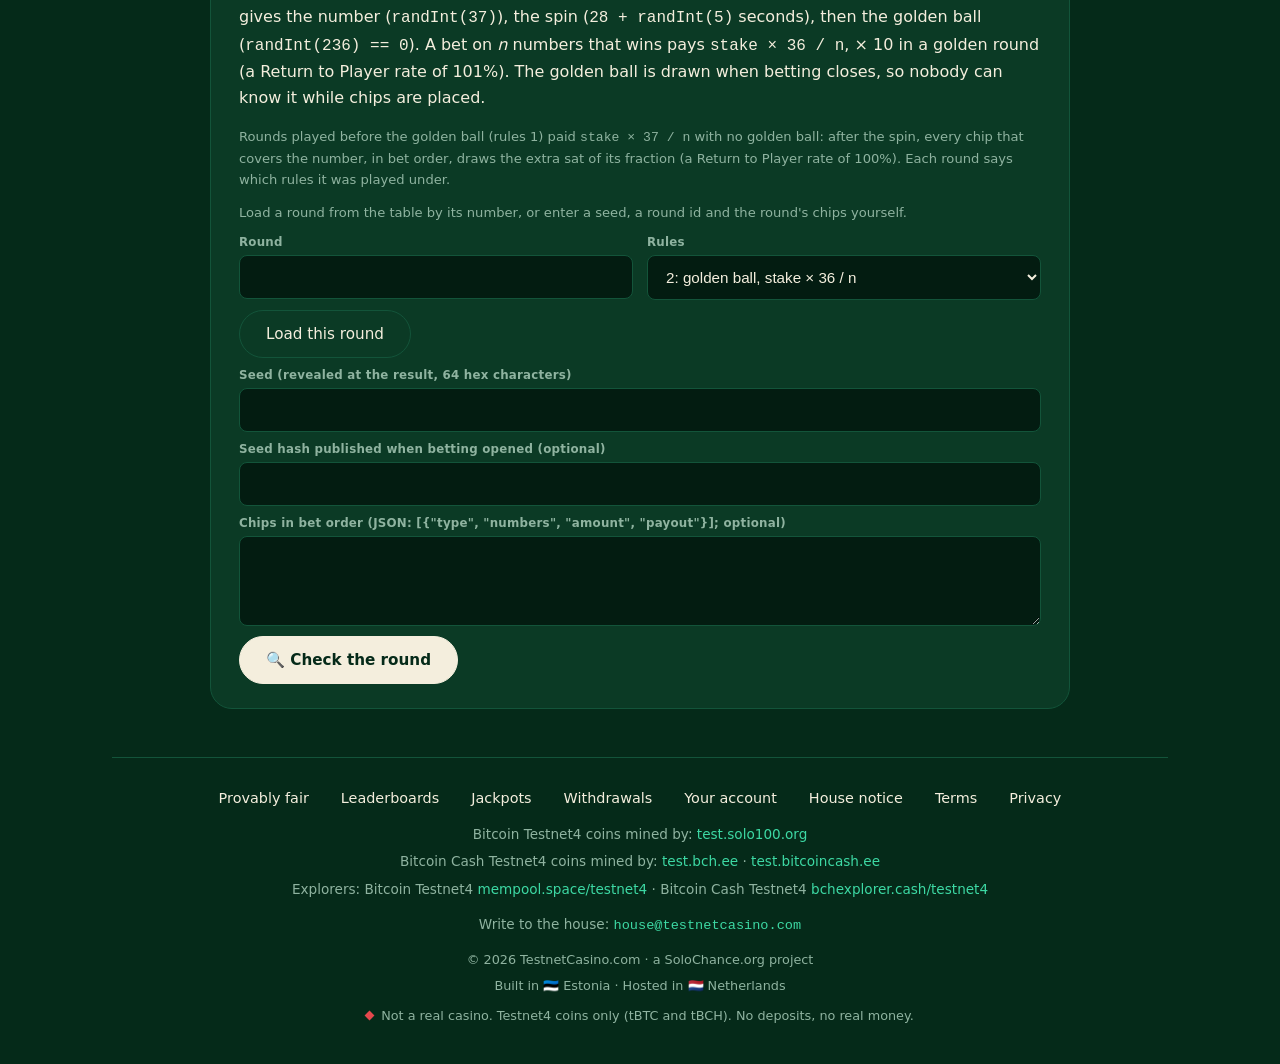
<file: fairness.html>
<!doctype html>
<html lang="en">
<head>
  <meta charset="utf-8">
  <meta name="viewport" content="width=device-width, initial-scale=1">
  <meta http-equiv="Content-Security-Policy" content="default-src 'self'; script-src 'self'; style-src 'self' https://fonts.googleapis.com; font-src 'self' https://fonts.gstatic.com; img-src 'self' data:; connect-src 'self' https://api.testnetcasino.com; media-src 'self'; object-src 'none'; base-uri 'self'; form-action 'self'">
  <meta name="referrer" content="strict-origin-when-cross-origin">
  <title>Provably fair · TestnetCasino.com</title>
  <meta name="description" content="How every TestnetCasino.com spin, roulette round and jackpot is provably fair: your seeds, your spins and a verifier that runs in your browser.">
  <!-- site:head -->
  <link rel="canonical" href="https://testnetcasino.com/fairness.html">
  <meta property="og:type" content="website">
  <meta property="og:url" content="https://testnetcasino.com/fairness.html">
  <meta property="og:title" content="Provably fair · TestnetCasino.com">
  <meta property="og:description" content="How every TestnetCasino.com spin, roulette round and jackpot is provably fair: your seeds, your spins and a verifier that runs in your browser.">
  <meta property="og:locale" content="en_US">
  <meta name="theme-color" content="#052a19">
  <link rel="icon" href="favicon.ico" sizes="48x48">
  <link rel="icon" href="assets/img/favicon.svg" type="image/svg+xml">
  <link rel="apple-touch-icon" href="assets/img/apple-touch-icon.png">
  <link rel="manifest" href="site.webmanifest">
  <meta property="og:site_name" content="TestnetCasino.com">
  <meta property="og:image" content="https://testnetcasino.com/assets/img/og-image.png">
  <meta property="og:image:width" content="1200">
  <meta property="og:image:height" content="630">
  <meta property="og:image:alt" content="testnetcasino.com: tBTC and tBCH Testnet4 faucet. No real money, no deposits.">
  <meta name="twitter:card" content="summary_large_image">
  <link rel="preconnect" href="https://fonts.googleapis.com">
  <link rel="preconnect" href="https://fonts.gstatic.com" crossorigin>
  <link href="https://fonts.googleapis.com/css2?family=Inter:wght@400;500;600&family=JetBrains+Mono:wght@400;500&family=Poppins:wght@500;700&display=swap" rel="stylesheet">
  <!-- /site:head -->
  <link rel="stylesheet" href="assets/css/style.css?v=20261113i">
</head>
<body data-page="fairness">
  <a class="skip-link" href="#main">Skip to the fairness page</a>
  <canvas id="casino-bg" aria-hidden="true"></canvas>
  <canvas id="coin-shower" aria-hidden="true"></canvas>

  <!-- site:warning -->
  <div class="warning-strip" role="note">
    <span>NOT A REAL CASINO</span><span class="ws-sep" aria-hidden="true">♦</span><span>NO WAY TO DEPOSIT OR LOSE FIAT, CRYPTO OR MONEY OF ANY KIND</span><span class="ws-sep" aria-hidden="true">♦</span><span>PLAY FOR FUN, WIN BY LUCK, WITHDRAW tBTC &amp; tBCH TESTNET4 COINS WITH NO MONETARY VALUE</span>
    <a href="./#notice">HOUSE NOTICE</a>
  </div>
  <!-- /site:warning -->

  <!-- site:faucet -->
  <section class="faucet-bar" id="faucet-bar" aria-label="Faucet status"></section>
  <!-- /site:faucet -->

  <!-- site:nav -->
  <header class="site-head">
    <div class="sh-inner">
      <a class="sh-logo" href="./"><img src="assets/img/logo-horizontal.svg" alt="TestnetCasino.com" width="230" height="28"></a>
      <span class="sh-coin" id="sh-coin"></span>
      <button type="button" class="sh-menu" id="sh-menu" aria-expanded="false" aria-controls="site-nav" aria-label="Menu"><span></span><span></span><span></span></button>
      <div class="sh-drawer" id="site-nav">
        <nav class="nav-bar" aria-label="Site">
          <a class="nav-link" href="./">Lobby</a>
          <a class="nav-link" href="games/fruit-orchard.html">Fruit Orchard</a>
          <a class="nav-link" href="games/deep-sea.html">Deep Sea</a>
          <a class="nav-link" href="games/cosmic-voyage.html">Cosmic Voyage</a>
          <a class="nav-link" href="games/roulette.html">Roulette</a>
          <a class="nav-link" href="fairness.html" aria-current="page">Fairness</a>
          <a class="nav-link" href="leaderboards.html">Leaderboards</a>
          <a class="nav-link" href="jackpots.html">Jackpots</a>
          <a class="nav-link" href="withdrawals.html">Withdrawals</a>
        </nav>
        <span class="auth-nav" id="auth-nav"><a class="chip-link auth-pill" href="login.html">Sign in</a></span>
      </div>
    </div>
  </header>
  <!-- /site:nav -->

  <div class="page">

    <main class="acct-main" id="main" tabindex="-1">
      <h1 class="page-title">Provably fair</h1>

      <section class="panel" aria-labelledby="how-title">
        <h2 class="panel-label" id="how-title">HOW IT WORKS</h2>
        <ol class="fair-steps">
          <li>Before you play, the server picks a secret <b>server seed</b> and shows you its SHA-256 hash. It cannot change the seed later without the hash changing.</li>
          <li>You choose a <b>client seed</b>. Every spin also has a <b>nonce</b>: 0, 1, 2 and so on.</li>
          <li>Every reel stop, multiplier, bonus and rounding comes from HMAC-SHA256(server seed, client seed:nonce), so neither side can steer a result alone. So do the jackpots a spin wins, its collect symbols and, when it fills the collector, the reward it plays.</li>
          <li>When you rotate the seed, the old server seed is revealed. This page then replays your spins in your browser and checks every win.</li>
          <li>Roulette rounds have their own seed per round, published as a hash when betting opens. See <a href="#roulette">Roulette</a> below.</li>
          <li>What a jackpot pays is what it holds when it is won. Its head start after a win is fixed by a seed before the cycle starts. See <a href="#jackpots">Jackpots</a> below.</li>
        </ol>
      </section>

      <section class="panel" id="seeds" aria-labelledby="seed-title">
        <h2 class="panel-label" id="seed-title">YOUR SEEDS</h2>
        <div id="seed-out" hidden><p>Sign in to see and change your seeds.</p><a class="btn-red" id="fair-login" href="login.html">🔑 Sign in</a></div>
        <div id="seed-in" hidden>
          <dl class="seed-list">
            <div><dt>Server seed hash</dt><dd class="auth-mono" id="seed-hash">…</dd></div>
            <div><dt>Client seed</dt><dd class="auth-mono" id="seed-client">…</dd></div>
            <div><dt>Next nonce</dt><dd class="auth-mono" id="seed-nonce">…</dd></div>
          </dl>
          <form id="cs-form" novalidate>
            <label class="auth-label" for="cs-input">New client seed</label>
            <div class="acct-amount">
              <input class="auth-input auth-mono" id="cs-input" type="text" maxlength="64" autocomplete="off" autocapitalize="none" spellcheck="false"
                     aria-describedby="cs-hint cs-error">
              <button type="button" class="btn-ghost" id="cs-random">🎲 Random</button>
            </div>
            <p class="auth-hint" id="cs-hint">1 to 64 letters, digits, _ or -. Setting it also reveals the current server seed and starts a new one.</p>
            <p class="auth-error" id="cs-error" hidden></p>
            <div class="auth-row">
              <button type="submit" class="btn-gold" id="cs-submit">Set client seed</button>
              <button type="button" class="btn-red" id="rotate-btn">🔓 Reveal server seed</button>
            </div>
          </form>
          <div class="reveal-box" id="reveal" hidden></div>
          <p class="auth-status" id="seed-status" role="status" aria-live="polite"></p>
        </div>
      </section>

      <section class="panel" id="spins" aria-labelledby="sp-title">
        <h2 class="panel-label" id="sp-title">YOUR SPINS</h2>
        <div id="sp-in" hidden>
          <p class="auth-hint">Spins made with the current seed can be checked once you reveal it.</p>
          <div class="auth-row"><button type="button" class="btn-gold" id="sp-verify-all" disabled>✔ Verify all revealed spins</button></div>
          <div class="tbl-wrap"><table class="acct-table">
            <caption class="sr-only">Your spins, newest first</caption>
            <thead><tr><th scope="col">When</th><th scope="col">Game</th><th scope="col" class="num">Bet (sats, total) · lines</th><th scope="col" class="num">Win (sats)</th><th scope="col" class="num">Nonce</th><th scope="col">Check</th></tr></thead>
            <tbody id="sp-body"></tbody>
          </table></div>
          <p class="acct-empty" id="sp-empty" hidden>No spins yet.</p>
          <button type="button" class="btn-ghost acct-more" id="sp-more" hidden>Load more</button>
          <p class="auth-status" id="sp-status" role="status" aria-live="polite"></p>
        </div>
        <p id="sp-out" hidden>Sign in to see your spins.</p>
      </section>

      <section class="panel" id="verify" aria-labelledby="vf-title">
        <h2 class="panel-label" id="vf-title">VERIFY ANY SPIN</h2>
        <p class="auth-hint">Anyone can replay a spin from its seeds. Nothing is sent to the server: the check runs in your browser.</p>
        <form id="vf-form" class="vf-grid" novalidate>
          <div><label class="auth-label" for="vf-game">Game</label>
            <select class="auth-input" id="vf-game"><option value="fruit-orchard">Fruit Orchard</option><option value="deep-sea">Deep Sea Treasure</option><option value="cosmic-voyage">Cosmic Voyage</option></select></div>
          <div><label class="auth-label" for="vf-version">Game version</label>
            <select class="auth-input" id="vf-version"><option value="6">6 (5, 10 or 20 lines at a bet per line, from Nov 13, 2026)</option><option value="5">5 (101% with everything included, Nov 10 to 13, 2026)</option><option value="4">4 (jackpots in the game, collectors)</option><option value="3">3 (Nov 9, 2026)</option><option value="2">2 (Nov 8 to 9, 2026, old jackpot draws)</option><option value="1">1 (before Nov 8, 2026)</option></select></div>
          <div><label class="auth-label" for="vf-lines">Lines (version 6: the spin's <code>lines</code>)</label>
            <select class="auth-input" id="vf-lines"><option value="5">5 lines</option><option value="10" selected>10 lines</option><option value="20">20 lines</option></select></div>
          <div><label class="auth-label" for="vf-coin">Coin</label>
            <select class="auth-input" id="vf-coin"><option value="btc">tBTC (Bitcoin Testnet4)</option><option value="bch">tBCH (Bitcoin Cash Testnet4)</option></select></div>
          <div><label class="auth-label" for="vf-bet">Total bet in sats (line bet × lines; from version 6 up to 4,000 in tBTC and 20,000 in tBCH, before it 100 and 1,000)</label>
            <input class="auth-input auth-mono" id="vf-bet" type="number" inputmode="numeric" min="1" max="20000" step="1" value="10"></div>
          <div class="vf-wide"><label class="auth-label" for="vf-seed">Server seed (revealed, 64 hex characters)</label>
            <input class="auth-input auth-mono" id="vf-seed" type="text" autocomplete="off" autocapitalize="none" spellcheck="false"></div>
          <div class="vf-wide"><label class="auth-label" for="vf-client">Client seed</label>
            <input class="auth-input auth-mono" id="vf-client" type="text" autocomplete="off" autocapitalize="none" spellcheck="false"></div>
          <div><label class="auth-label" for="vf-nonce">Nonce</label>
            <input class="auth-input auth-mono" id="vf-nonce" type="number" inputmode="numeric" min="0" step="1" value="0"></div>
          <div><label class="auth-label" for="vf-expect">Expected win in sats (optional)</label>
            <input class="auth-input auth-mono" id="vf-expect" type="number" inputmode="numeric" min="0" step="1"></div>
          <div><label class="auth-label" for="vf-reward">Reward bet in sats (version 4, only if the spin filled the collector)</label>
            <input class="auth-input auth-mono" id="vf-reward" type="number" inputmode="numeric" min="1" max="20000" step="1" aria-describedby="vf-reward-hint">
            <p class="auth-hint" id="vf-reward-hint">The <code>bet</code> of the spin's <code>collect</code> step. Leave it empty if the spin did not fill it.</p></div>
          <div class="vf-check"><label><input type="checkbox" id="vf-nojp"> Jackpots were off for this spin (<code>"jackpots": false</code>)</label></div>
          <div class="vf-wide"><button type="submit" class="btn-red auth-wide" id="vf-submit">🔍 Replay spin</button></div>
        </form>
        <div class="vf-result" id="vf-result" role="status" aria-live="polite"></div>
      </section>

      <section class="panel" id="jackpots" aria-labelledby="mt-title">
        <h2 class="panel-label" id="mt-title">JACKPOTS</h2>
        <p>The jackpots are part of every machine's <span data-rtp>101%</span> Return to Player rate: every bet adds <span data-jp-share="minor">3.36%</span> to the machine's Minor, <span data-jp-share="major">2.52%</span> to its Major and <span data-jp-share="grand">2.52%</span> to the shared Grand, and the head starts after a win (<span data-rtp-part="headStarts">8.5%</span>) are counted in it too. A spin wins them inside the game, by its own seeds: three draws after the free spins (Grand, Major, Minor, each a hit with a chance of bet / one-in), and the highest hit is won. The verifier above replays them too. What a win pays is what the jackpot holds at that moment.</p>
        <ol class="fair-steps">
          <li>After a win the next cycle starts with a <b>head start</b> from the faucet. When a cycle starts, the server draws a secret <b>seed</b> and publishes its SHA-256 hash right away (under "Seed hashes now" on the <a href="jackpots.html">jackpots page</a>).</li>
          <li>The head start comes only from that seed: HMAC-SHA256(seed, "tnc-jackpot-meter") gives two numbers. The first picks a hidden <b>target</b> between the tier's minimum and maximum (small targets more likely), the second the <b>head start</b>, 25% to 75% of the target.</li>
          <li>The win reveals the seed. Anyone can then check that it matches the hash published before the win, that it gives the same target and head start, and that the amount won is at least the head start. While the jackpot was running only the hash was public, so the head start was fixed when the cycle started and could not be changed afterwards.</li>
        </ol>
        <p class="auth-hint">Every coin has its own jackpots and collectors. A <b>tBTC</b> spin's jackpot draws count its bet × 10 (tBTC amounts are a tenth of tBCH's, so the chance per spin at the same share of the maximum bet is the same); everything else is drawn exactly as for tBCH, and the Return to Player rate is <span data-rtp>101%</span> in both coins. tBTC jackpot targets are tBCH's divided by 10.</p>
        <p class="auth-hint">Older jackpot wins (from the meters that paid when they reached their target) also published a <b>display scale</b>; their Verify uses those rules.</p>
        <p class="auth-hint">Every recent win on the <a href="jackpots.html#jackpot-winners">jackpots page</a> has a Verify button. Or check a seed yourself, with the range shown in that win's Verify details:</p>
        <form id="mt-form" class="vf-grid" novalidate>
          <div><label class="auth-label" for="mt-tier">Jackpot</label>
            <select class="auth-input" id="mt-tier"><option value="minor">Minor</option><option value="major">Major</option><option value="grand">Grand</option></select></div>
          <div><label class="auth-label" for="mt-rules">Rules</label>
            <select class="auth-input" id="mt-rules"><option value="current">Since Nov 9, 2026 (won in the game)</option><option value="old">Before (display scale)</option></select></div>
          <div class="mt-range">
            <div><label class="auth-label" for="mt-min">Minimum (sats)</label><input class="auth-input auth-mono" id="mt-min" type="number" inputmode="numeric" min="0" step="1"></div>
            <div><label class="auth-label" for="mt-max">Maximum (sats)</label><input class="auth-input auth-mono" id="mt-max" type="number" inputmode="numeric" min="0" step="1"></div>
          </div>
          <div class="vf-wide"><label class="auth-label" for="mt-seed">Seed (revealed by the win, 64 hex characters)</label>
            <input class="auth-input auth-mono" id="mt-seed" type="text" autocomplete="off" autocapitalize="none" spellcheck="false"></div>
          <div class="vf-wide"><label class="auth-label" for="mt-hash">Seed hash published before the win (optional)</label>
            <input class="auth-input auth-mono" id="mt-hash" type="text" autocomplete="off" autocapitalize="none" spellcheck="false"></div>
          <div><label class="auth-label" for="mt-amount">Amount won in sats (optional)</label>
            <input class="auth-input auth-mono" id="mt-amount" type="number" inputmode="numeric" min="0" step="1"></div>
          <div class="vf-wide"><button type="submit" class="btn-red auth-wide" id="mt-submit">🔍 Check the jackpot seed</button></div>
        </form>
        <div class="vf-result" id="mt-result" role="status" aria-live="polite"></div>
      </section>

      <section class="panel" id="roulette" aria-labelledby="rl-title">
        <h2 class="panel-label" id="rl-title">ROULETTE</h2>
        <p>Every roulette round has its own secret seed. Its SHA-256 hash is published when betting opens, and the seed is revealed at the result. The seed alone fixes the winning number, the length of the spin and the golden ball: the stream above with client seed <code>roulette</code> and the round id as nonce gives the number (<code>randInt(37)</code>), the spin (<code>28 + randInt(5)</code> seconds), then the golden ball (<code>randInt(236) == 0</code>). A bet on <i>n</i> numbers that wins pays <code>stake × 36 / n</code>, × 10 in a golden round (a Return to Player rate of 101%). The golden ball is drawn when betting closes, so nobody can know it while chips are placed.</p>
        <p class="auth-hint">Rounds played before the golden ball (rules 1) paid <code>stake × 37 / n</code> with no golden ball: after the spin, every chip that covers the number, in bet order, draws the extra sat of its fraction (a Return to Player rate of 100%). Each round says which rules it was played under.</p>
        <p class="auth-hint">Load a round from the table by its number, or enter a seed, a round id and the round's chips yourself.</p>
        <form id="rl-form" class="vf-grid" novalidate>
          <div><label class="auth-label" for="rl-id">Round</label>
            <input class="auth-input auth-mono" id="rl-id" type="number" inputmode="numeric" min="1" step="1"></div>
          <div><label class="auth-label" for="rl-rules">Rules</label>
            <select class="auth-input" id="rl-rules"><option value="2">2: golden ball, stake × 36 / n</option><option value="1">1: before the golden ball, stake × 37 / n</option></select></div>
          <div class="rl-load"><button type="button" class="btn-gold" id="rl-load">Load this round</button></div>
          <div class="vf-wide"><label class="auth-label" for="rl-seed">Seed (revealed at the result, 64 hex characters)</label>
            <input class="auth-input auth-mono" id="rl-seed" type="text" autocomplete="off" autocapitalize="none" spellcheck="false"></div>
          <div class="vf-wide"><label class="auth-label" for="rl-hash">Seed hash published when betting opened (optional)</label>
            <input class="auth-input auth-mono" id="rl-hash" type="text" autocomplete="off" autocapitalize="none" spellcheck="false"></div>
          <div class="vf-wide"><label class="auth-label" for="rl-bets">Chips in bet order (JSON: [{"type", "numbers", "amount", "payout"}]; optional)</label>
            <textarea class="auth-input auth-mono rl-bets" id="rl-bets" rows="4" spellcheck="false"></textarea></div>
          <div class="vf-wide"><button type="submit" class="btn-red auth-wide" id="rl-submit">🔍 Check the round</button></div>
        </form>
        <div class="vf-result" id="rl-result" role="status" aria-live="polite"></div>
      </section>
    </main>

    <!-- site:footer -->
    <footer class="casino-footer">
      <div class="cf-links">
        <a href="fairness.html">Provably fair</a>
        <a href="leaderboards.html">Leaderboards</a>
        <a href="jackpots.html">Jackpots</a>
        <a href="withdrawals.html">Withdrawals</a>
        <a href="account.html">Your account</a>
        <a href="index.html#notice">House notice</a>
        <a href="legal/terms-of-service.pdf" type="application/pdf">Terms<span class="sr-only"> of Service (PDF)</span></a>
        <a href="legal/privacy-policy.pdf" type="application/pdf">Privacy<span class="sr-only"> Policy (PDF)</span></a>
      </div>
      <div class="cf-networks">
        <div>Bitcoin Testnet4 coins mined by: <a href="https://test.solo100.org" rel="noopener">test.solo100.org</a></div>
        <div>Bitcoin Cash Testnet4 coins mined by: <a href="https://test.bch.ee" rel="noopener">test.bch.ee</a> · <a href="https://test.bitcoincash.ee" rel="noopener">test.bitcoincash.ee</a></div>
        <div>Explorers: Bitcoin Testnet4 <a href="https://mempool.space/testnet4/" rel="noopener">mempool.space/testnet4</a> · Bitcoin Cash Testnet4 <a href="https://bchexplorer.cash/testnet4/" rel="noopener">bchexplorer.cash/testnet4</a></div>
      </div>
      <div class="cf-contact">Write to the house: <a href="mailto:house@testnetcasino.com">house@testnetcasino.com</a></div>
      <div class="cf-bottom">
        <div>© 2026 TestnetCasino.com · a <a class="cf-solochance" href="https://solochance.org" rel="noopener">SoloChance.org</a> project</div>
        <div>Built in 🇪🇪 Estonia · Hosted in 🇳🇱 Netherlands</div>
        <div class="cf-disclaimer"><span class="cf-pip" aria-hidden="true"></span> Not a real casino. Testnet4 coins only (tBTC and tBCH). No deposits, no real money.</div>
      </div>
    </footer>
    <!-- /site:footer -->
  </div>

  <script src="assets/js/config.js?v=20261113i"></script>
  <script src="assets/js/api.js?v=20261113i"></script>
  <script src="assets/js/units.js?v=20261113i"></script>
  <script src="assets/js/faucet.js?v=20261113i"></script>
  <script src="assets/js/auth.js?v=20261113i"></script>
  <script src="assets/js/fairness-engine.js?v=20261113i"></script>
  <script src="assets/js/fairness.js?v=20261113i"></script>
  <script src="assets/js/fx.js?v=20261113i"></script>
  <script src="assets/js/music.js?v=20261113i"></script>
</body>
</html>
</file>
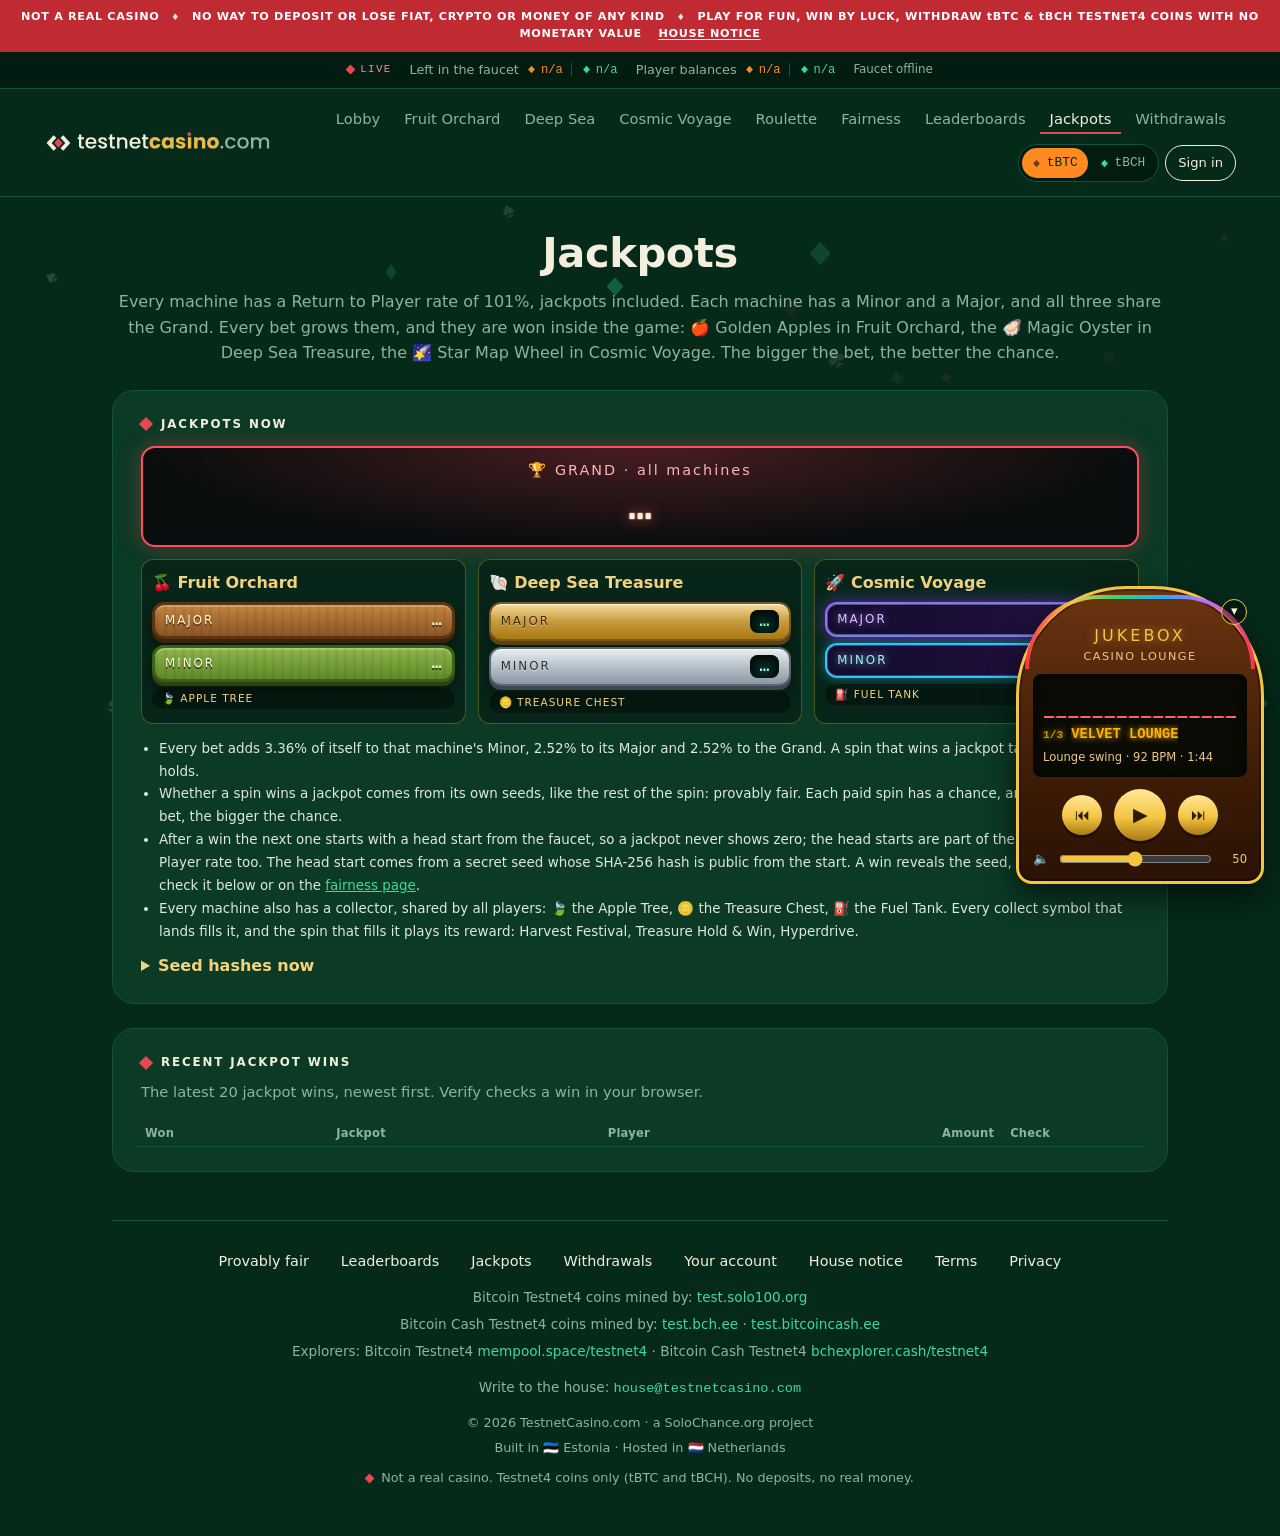
<file: jackpots.html>
<!doctype html>
<html lang="en">
<head>
  <meta charset="utf-8">
  <meta name="viewport" content="width=device-width, initial-scale=1">
  <meta http-equiv="Content-Security-Policy" content="default-src 'self'; script-src 'self'; style-src 'self' https://fonts.googleapis.com; font-src 'self' https://fonts.gstatic.com; img-src 'self' data:; connect-src 'self' https://api.testnetcasino.com; media-src 'self'; object-src 'none'; base-uri 'self'; form-action 'self'">
  <meta name="referrer" content="strict-origin-when-cross-origin">
  <title>Jackpots · TestnetCasino.com</title>
  <meta name="description" content="The jackpots of TestnetCasino.com: the shared Grand, each machine's Major and Minor, the collectors, and the latest wins with a fairness check.">
  <!-- site:head -->
  <link rel="canonical" href="https://testnetcasino.com/jackpots.html">
  <meta property="og:type" content="website">
  <meta property="og:url" content="https://testnetcasino.com/jackpots.html">
  <meta property="og:title" content="Jackpots · TestnetCasino.com">
  <meta property="og:description" content="The jackpots of TestnetCasino.com: the shared Grand, each machine's Major and Minor, the collectors, and the latest wins with a fairness check.">
  <meta property="og:locale" content="en_US">
  <meta name="theme-color" content="#052a19">
  <link rel="icon" href="favicon.ico" sizes="48x48">
  <link rel="icon" href="assets/img/favicon.svg" type="image/svg+xml">
  <link rel="apple-touch-icon" href="assets/img/apple-touch-icon.png">
  <link rel="manifest" href="site.webmanifest">
  <meta property="og:site_name" content="TestnetCasino.com">
  <meta property="og:image" content="https://testnetcasino.com/assets/img/og-image.png">
  <meta property="og:image:width" content="1200">
  <meta property="og:image:height" content="630">
  <meta property="og:image:alt" content="testnetcasino.com: tBTC and tBCH Testnet4 faucet. No real money, no deposits.">
  <meta name="twitter:card" content="summary_large_image">
  <link rel="preconnect" href="https://fonts.googleapis.com">
  <link rel="preconnect" href="https://fonts.gstatic.com" crossorigin>
  <link href="https://fonts.googleapis.com/css2?family=Inter:wght@400;500;600&family=JetBrains+Mono:wght@400;500&family=Poppins:wght@500;700&display=swap" rel="stylesheet">
  <!-- /site:head -->
  <link rel="stylesheet" href="assets/css/style.css?v=20261113i">
</head>
<body data-page="jackpots">
  <a class="skip-link" href="#main">Skip to the jackpots</a>
  <canvas id="casino-bg" aria-hidden="true"></canvas>
  <canvas id="coin-shower" aria-hidden="true"></canvas>

  <!-- site:warning -->
  <div class="warning-strip" role="note">
    <span>NOT A REAL CASINO</span><span class="ws-sep" aria-hidden="true">♦</span><span>NO WAY TO DEPOSIT OR LOSE FIAT, CRYPTO OR MONEY OF ANY KIND</span><span class="ws-sep" aria-hidden="true">♦</span><span>PLAY FOR FUN, WIN BY LUCK, WITHDRAW tBTC &amp; tBCH TESTNET4 COINS WITH NO MONETARY VALUE</span>
    <a href="./#notice">HOUSE NOTICE</a>
  </div>
  <!-- /site:warning -->

  <!-- site:faucet -->
  <section class="faucet-bar" id="faucet-bar" aria-label="Faucet status"></section>
  <!-- /site:faucet -->

  <!-- site:nav -->
  <header class="site-head">
    <div class="sh-inner">
      <a class="sh-logo" href="./"><img src="assets/img/logo-horizontal.svg" alt="TestnetCasino.com" width="230" height="28"></a>
      <span class="sh-coin" id="sh-coin"></span>
      <button type="button" class="sh-menu" id="sh-menu" aria-expanded="false" aria-controls="site-nav" aria-label="Menu"><span></span><span></span><span></span></button>
      <div class="sh-drawer" id="site-nav">
        <nav class="nav-bar" aria-label="Site">
          <a class="nav-link" href="./">Lobby</a>
          <a class="nav-link" href="games/fruit-orchard.html">Fruit Orchard</a>
          <a class="nav-link" href="games/deep-sea.html">Deep Sea</a>
          <a class="nav-link" href="games/cosmic-voyage.html">Cosmic Voyage</a>
          <a class="nav-link" href="games/roulette.html">Roulette</a>
          <a class="nav-link" href="fairness.html">Fairness</a>
          <a class="nav-link" href="leaderboards.html">Leaderboards</a>
          <a class="nav-link" href="jackpots.html" aria-current="page">Jackpots</a>
          <a class="nav-link" href="withdrawals.html">Withdrawals</a>
        </nav>
        <span class="auth-nav" id="auth-nav"><a class="chip-link auth-pill" href="login.html">Sign in</a></span>
      </div>
    </div>
  </header>
  <!-- /site:nav -->

  <div class="page">

    <main class="acct-main pay-main" id="main" tabindex="-1">
      <h1 class="page-title">Jackpots</h1>
      <p class="lb-lead">Every machine has a Return to Player rate of <span data-rtp>101%</span>, jackpots included. Each machine has a Minor and a Major, and all three share the Grand. Every bet grows them, and they are won inside the game: 🍎 Golden Apples in Fruit Orchard, the 🦪 Magic Oyster in Deep Sea Treasure, the 🌠 Star Map Wheel in Cosmic Voyage. The bigger the bet, the better the chance.</p>

      <section class="panel jpp-pools" aria-labelledby="jpp-pools-title">
        <h2 class="panel-label" id="jpp-pools-title">JACKPOTS NOW</h2>
        <div class="jpp-pool is-grand">
          <span class="jpp-name">🏆 GRAND · all machines</span>
          <span class="jp-hero-value" data-jackpot-units="bch8" data-jackpot="grand">…</span>
        </div>
        <div class="jpp-grid">
          <div class="jpp-game theme-orchard">
            <a class="jpp-game-name" href="games/fruit-orchard.html">🍒 Fruit Orchard</a>
            <div class="jp-row jp-row-major"><span class="jp-row-name">MAJOR</span><span class="jp-row-val" data-jackpot-units="bch8" data-jackpot="major:fruit-orchard">…</span></div>
            <div class="jp-row jp-row-minor"><span class="jp-row-name">MINOR</span><span class="jp-row-val" data-jackpot-units="bch8" data-jackpot="minor:fruit-orchard">…</span></div>
            <div class="jpp-coll"><span class="jpp-coll-name">🍃 APPLE TREE</span><span data-collector="fruit-orchard" data-collector-name="Apple Tree"></span></div>
          </div>
          <div class="jpp-game theme-deepsea">
            <a class="jpp-game-name" href="games/deep-sea.html">🐚 Deep Sea Treasure</a>
            <div class="jp-row jp-row-major"><span class="jp-row-name">MAJOR</span><span class="jp-row-val" data-jackpot-units="bch8" data-jackpot="major:deep-sea">…</span></div>
            <div class="jp-row jp-row-minor"><span class="jp-row-name">MINOR</span><span class="jp-row-val" data-jackpot-units="bch8" data-jackpot="minor:deep-sea">…</span></div>
            <div class="jpp-coll"><span class="jpp-coll-name">🪙 TREASURE CHEST</span><span data-collector="deep-sea" data-collector-name="Treasure Chest"></span></div>
          </div>
          <div class="jpp-game theme-cosmic">
            <a class="jpp-game-name" href="games/cosmic-voyage.html">🚀 Cosmic Voyage</a>
            <div class="jp-row jp-row-major"><span class="jp-row-name">MAJOR</span><span class="jp-row-val" data-jackpot-units="bch8" data-jackpot="major:cosmic-voyage">…</span></div>
            <div class="jp-row jp-row-minor"><span class="jp-row-name">MINOR</span><span class="jp-row-val" data-jackpot-units="bch8" data-jackpot="minor:cosmic-voyage">…</span></div>
            <div class="jpp-coll"><span class="jpp-coll-name">⛽ FUEL TANK</span><span data-collector="cosmic-voyage" data-collector-name="Fuel Tank"></span></div>
          </div>
        </div>
        <ul class="rules jpp-rules">
          <li>Every bet adds <span data-jp-share="minor">3.36%</span> of itself to that machine's Minor, <span data-jp-share="major">2.52%</span> to its Major and <span data-jp-share="grand">2.52%</span> to the Grand. A spin that wins a jackpot takes everything it holds.</li>
          <li>Whether a spin wins a jackpot comes from its own seeds, like the rest of the spin: provably fair. Each paid spin has a chance, and the bigger the bet, the bigger the chance.</li>
          <li>After a win the next one starts with a head start from the faucet, so a jackpot never shows zero; the head starts are part of the <span data-rtp>101%</span> Return to Player rate too. The head start comes from a secret seed whose SHA-256 hash is public from the start. A win reveals the seed, so anyone can check it below or on the <a href="fairness.html#jackpots">fairness page</a>.</li>
          <li>Every machine also has a collector, shared by all players: 🍃 the Apple Tree, 🪙 the Treasure Chest, ⛽ the Fuel Tank. Every collect symbol that lands fills it, and the spin that fills it plays its reward: Harvest Festival, Treasure Hold &amp; Win, Hyperdrive.</li>
        </ul>
        <details class="jpp-hashes">
          <summary>Seed hashes now</summary>
          <p class="auth-hint">The SHA-256 hash of each running jackpot's secret seed. Note one down: when that jackpot is won, the revealed seed must match it.</p>
          <dl class="seed-list" id="jp-hashes"></dl>
        </details>
      </section>

      <section class="panel" id="jackpot-winners" aria-labelledby="jpp-wins-title">
        <h2 class="panel-label" id="jpp-wins-title">RECENT JACKPOT WINS</h2>
        <p class="panel-sub">The latest 20 jackpot wins, newest first. Verify checks a win in your browser.</p>
        <div class="tbl-wrap">
          <table class="acct-table jpw-table">
            <caption class="sr-only">The latest jackpot wins, newest first</caption>
            <thead><tr><th scope="col">Won</th><th scope="col">Jackpot</th><th scope="col">Player</th><th scope="col" class="num">Amount</th><th scope="col">Check</th></tr></thead>
            <tbody id="jp-wins-body"></tbody>
          </table>
        </div>
        <p class="acct-empty" id="jp-winners-empty" hidden>No jackpot won yet. Be the first!</p>
      </section>
    </main>

    <!-- site:footer -->
    <footer class="casino-footer">
      <div class="cf-links">
        <a href="fairness.html">Provably fair</a>
        <a href="leaderboards.html">Leaderboards</a>
        <a href="jackpots.html">Jackpots</a>
        <a href="withdrawals.html">Withdrawals</a>
        <a href="account.html">Your account</a>
        <a href="index.html#notice">House notice</a>
        <a href="legal/terms-of-service.pdf" type="application/pdf">Terms<span class="sr-only"> of Service (PDF)</span></a>
        <a href="legal/privacy-policy.pdf" type="application/pdf">Privacy<span class="sr-only"> Policy (PDF)</span></a>
      </div>
      <div class="cf-networks">
        <div>Bitcoin Testnet4 coins mined by: <a href="https://test.solo100.org" rel="noopener">test.solo100.org</a></div>
        <div>Bitcoin Cash Testnet4 coins mined by: <a href="https://test.bch.ee" rel="noopener">test.bch.ee</a> · <a href="https://test.bitcoincash.ee" rel="noopener">test.bitcoincash.ee</a></div>
        <div>Explorers: Bitcoin Testnet4 <a href="https://mempool.space/testnet4/" rel="noopener">mempool.space/testnet4</a> · Bitcoin Cash Testnet4 <a href="https://bchexplorer.cash/testnet4/" rel="noopener">bchexplorer.cash/testnet4</a></div>
      </div>
      <div class="cf-contact">Write to the house: <a href="mailto:house@testnetcasino.com">house@testnetcasino.com</a></div>
      <div class="cf-bottom">
        <div>© 2026 TestnetCasino.com · a <a class="cf-solochance" href="https://solochance.org" rel="noopener">SoloChance.org</a> project</div>
        <div>Built in 🇪🇪 Estonia · Hosted in 🇳🇱 Netherlands</div>
        <div class="cf-disclaimer"><span class="cf-pip" aria-hidden="true"></span> Not a real casino. Testnet4 coins only (tBTC and tBCH). No deposits, no real money.</div>
      </div>
    </footer>
    <!-- /site:footer -->
  </div>

  <script src="assets/js/config.js?v=20261113i"></script>
  <script src="assets/js/api.js?v=20261113i"></script>
  <script src="assets/js/units.js?v=20261113i"></script>
  <script src="assets/js/faucet.js?v=20261113i"></script>
  <script src="assets/js/auth.js?v=20261113i"></script>
  <script src="assets/js/fairness-engine.js?v=20261113i"></script>
  <script src="assets/js/jackpots.js?v=20261113i"></script>
  <script src="assets/js/fx.js?v=20261113i"></script>
  <script src="assets/js/music.js?v=20261113i"></script>
</body>
</html>
</file>
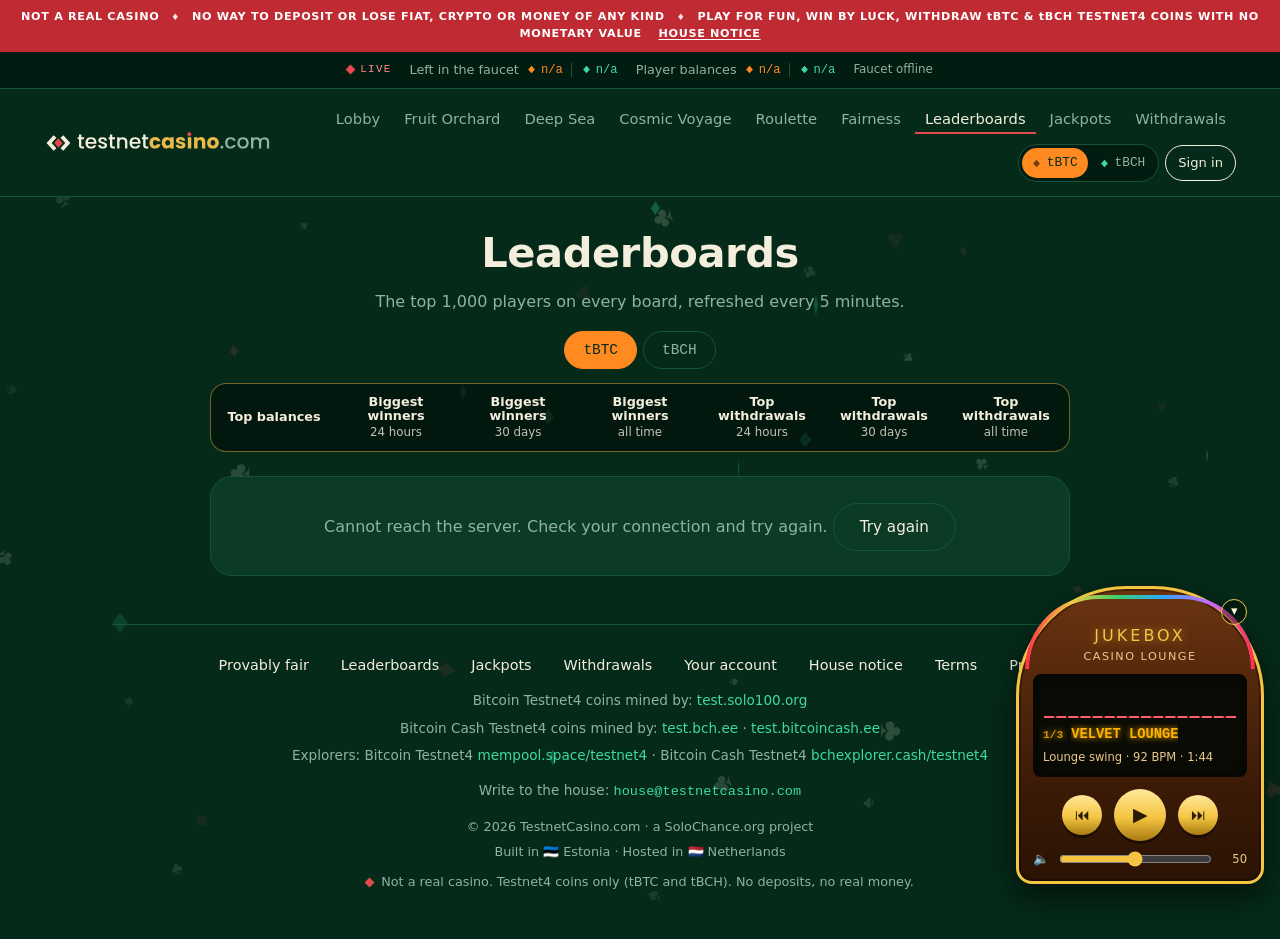
<file: leaderboards.html>
<!doctype html>
<html lang="en">
<head>
  <meta charset="utf-8">
  <meta name="viewport" content="width=device-width, initial-scale=1">
  <meta http-equiv="Content-Security-Policy" content="default-src 'self'; script-src 'self'; style-src 'self' https://fonts.googleapis.com; font-src 'self' https://fonts.gstatic.com; img-src 'self' data:; connect-src 'self' https://api.testnetcasino.com; media-src 'self'; object-src 'none'; base-uri 'self'; form-action 'self'">
  <meta name="referrer" content="strict-origin-when-cross-origin">
  <title>Leaderboards · TestnetCasino.com</title>
  <meta name="description" content="TestnetCasino.com leaderboards: top balances, biggest winners and top withdrawals of Bitcoin Testnet4 (tBTC) and Bitcoin Cash Testnet4 (tBCH) coins.">
  <!-- site:head -->
  <link rel="canonical" href="https://testnetcasino.com/leaderboards.html">
  <meta property="og:type" content="website">
  <meta property="og:url" content="https://testnetcasino.com/leaderboards.html">
  <meta property="og:title" content="Leaderboards · TestnetCasino.com">
  <meta property="og:description" content="TestnetCasino.com leaderboards: top balances, biggest winners and top withdrawals of Bitcoin Testnet4 (tBTC) and Bitcoin Cash Testnet4 (tBCH) coins.">
  <meta property="og:locale" content="en_US">
  <meta name="theme-color" content="#052a19">
  <link rel="icon" href="favicon.ico" sizes="48x48">
  <link rel="icon" href="assets/img/favicon.svg" type="image/svg+xml">
  <link rel="apple-touch-icon" href="assets/img/apple-touch-icon.png">
  <link rel="manifest" href="site.webmanifest">
  <meta property="og:site_name" content="TestnetCasino.com">
  <meta property="og:image" content="https://testnetcasino.com/assets/img/og-image.png">
  <meta property="og:image:width" content="1200">
  <meta property="og:image:height" content="630">
  <meta property="og:image:alt" content="testnetcasino.com: tBTC and tBCH Testnet4 faucet. No real money, no deposits.">
  <meta name="twitter:card" content="summary_large_image">
  <link rel="preconnect" href="https://fonts.googleapis.com">
  <link rel="preconnect" href="https://fonts.gstatic.com" crossorigin>
  <link href="https://fonts.googleapis.com/css2?family=Inter:wght@400;500;600&family=JetBrains+Mono:wght@400;500&family=Poppins:wght@500;700&display=swap" rel="stylesheet">
  <!-- /site:head -->
  <link rel="stylesheet" href="assets/css/style.css?v=20261113i">
</head>
<body data-page="leaderboards">
  <a class="skip-link" href="#main">Skip to the leaderboards</a>
  <canvas id="casino-bg" aria-hidden="true"></canvas>
  <canvas id="coin-shower" aria-hidden="true"></canvas>

  <!-- site:warning -->
  <div class="warning-strip" role="note">
    <span>NOT A REAL CASINO</span><span class="ws-sep" aria-hidden="true">♦</span><span>NO WAY TO DEPOSIT OR LOSE FIAT, CRYPTO OR MONEY OF ANY KIND</span><span class="ws-sep" aria-hidden="true">♦</span><span>PLAY FOR FUN, WIN BY LUCK, WITHDRAW tBTC &amp; tBCH TESTNET4 COINS WITH NO MONETARY VALUE</span>
    <a href="./#notice">HOUSE NOTICE</a>
  </div>
  <!-- /site:warning -->

  <!-- site:faucet -->
  <section class="faucet-bar" id="faucet-bar" aria-label="Faucet status"></section>
  <!-- /site:faucet -->

  <!-- site:nav -->
  <header class="site-head">
    <div class="sh-inner">
      <a class="sh-logo" href="./"><img src="assets/img/logo-horizontal.svg" alt="TestnetCasino.com" width="230" height="28"></a>
      <span class="sh-coin" id="sh-coin"></span>
      <button type="button" class="sh-menu" id="sh-menu" aria-expanded="false" aria-controls="site-nav" aria-label="Menu"><span></span><span></span><span></span></button>
      <div class="sh-drawer" id="site-nav">
        <nav class="nav-bar" aria-label="Site">
          <a class="nav-link" href="./">Lobby</a>
          <a class="nav-link" href="games/fruit-orchard.html">Fruit Orchard</a>
          <a class="nav-link" href="games/deep-sea.html">Deep Sea</a>
          <a class="nav-link" href="games/cosmic-voyage.html">Cosmic Voyage</a>
          <a class="nav-link" href="games/roulette.html">Roulette</a>
          <a class="nav-link" href="fairness.html">Fairness</a>
          <a class="nav-link" href="leaderboards.html" aria-current="page">Leaderboards</a>
          <a class="nav-link" href="jackpots.html">Jackpots</a>
          <a class="nav-link" href="withdrawals.html">Withdrawals</a>
        </nav>
        <span class="auth-nav" id="auth-nav"><a class="chip-link auth-pill" href="login.html">Sign in</a></span>
      </div>
    </div>
  </header>
  <!-- /site:nav -->

  <div class="page">

    <main class="acct-main lb-main" id="main" tabindex="-1">
      <h1 class="page-title">Leaderboards</h1>
      <p class="lb-lead">The top 1,000 players on every board, refreshed every 5 minutes. <span id="lb-updated"></span></p>

      <div class="lb-coin" id="lb-coin" role="group" aria-label="Coin"></div>
      <div class="lb-tabs" role="tablist" aria-label="Leaderboards" id="lb-tabs"></div>
      <div id="lb-panels"></div>
      <p class="panel acct-loading" id="lb-status" role="status">Loading the leaderboards…</p>
    </main>

    <!-- site:footer -->
    <footer class="casino-footer">
      <div class="cf-links">
        <a href="fairness.html">Provably fair</a>
        <a href="leaderboards.html">Leaderboards</a>
        <a href="jackpots.html">Jackpots</a>
        <a href="withdrawals.html">Withdrawals</a>
        <a href="account.html">Your account</a>
        <a href="index.html#notice">House notice</a>
        <a href="legal/terms-of-service.pdf" type="application/pdf">Terms<span class="sr-only"> of Service (PDF)</span></a>
        <a href="legal/privacy-policy.pdf" type="application/pdf">Privacy<span class="sr-only"> Policy (PDF)</span></a>
      </div>
      <div class="cf-networks">
        <div>Bitcoin Testnet4 coins mined by: <a href="https://test.solo100.org" rel="noopener">test.solo100.org</a></div>
        <div>Bitcoin Cash Testnet4 coins mined by: <a href="https://test.bch.ee" rel="noopener">test.bch.ee</a> · <a href="https://test.bitcoincash.ee" rel="noopener">test.bitcoincash.ee</a></div>
        <div>Explorers: Bitcoin Testnet4 <a href="https://mempool.space/testnet4/" rel="noopener">mempool.space/testnet4</a> · Bitcoin Cash Testnet4 <a href="https://bchexplorer.cash/testnet4/" rel="noopener">bchexplorer.cash/testnet4</a></div>
      </div>
      <div class="cf-contact">Write to the house: <a href="mailto:house@testnetcasino.com">house@testnetcasino.com</a></div>
      <div class="cf-bottom">
        <div>© 2026 TestnetCasino.com · a <a class="cf-solochance" href="https://solochance.org" rel="noopener">SoloChance.org</a> project</div>
        <div>Built in 🇪🇪 Estonia · Hosted in 🇳🇱 Netherlands</div>
        <div class="cf-disclaimer"><span class="cf-pip" aria-hidden="true"></span> Not a real casino. Testnet4 coins only (tBTC and tBCH). No deposits, no real money.</div>
      </div>
    </footer>
    <!-- /site:footer -->
  </div>

  <script src="assets/js/config.js?v=20261113i"></script>
  <script src="assets/js/api.js?v=20261113i"></script>
  <script src="assets/js/units.js?v=20261113i"></script>
  <script src="assets/js/faucet.js?v=20261113i"></script>
  <script src="assets/js/auth.js?v=20261113i"></script>
  <script src="assets/js/leaderboards.js?v=20261113i"></script>
  <script src="assets/js/fx.js?v=20261113i"></script>
  <script src="assets/js/music.js?v=20261113i"></script>
</body>
</html>
</file>
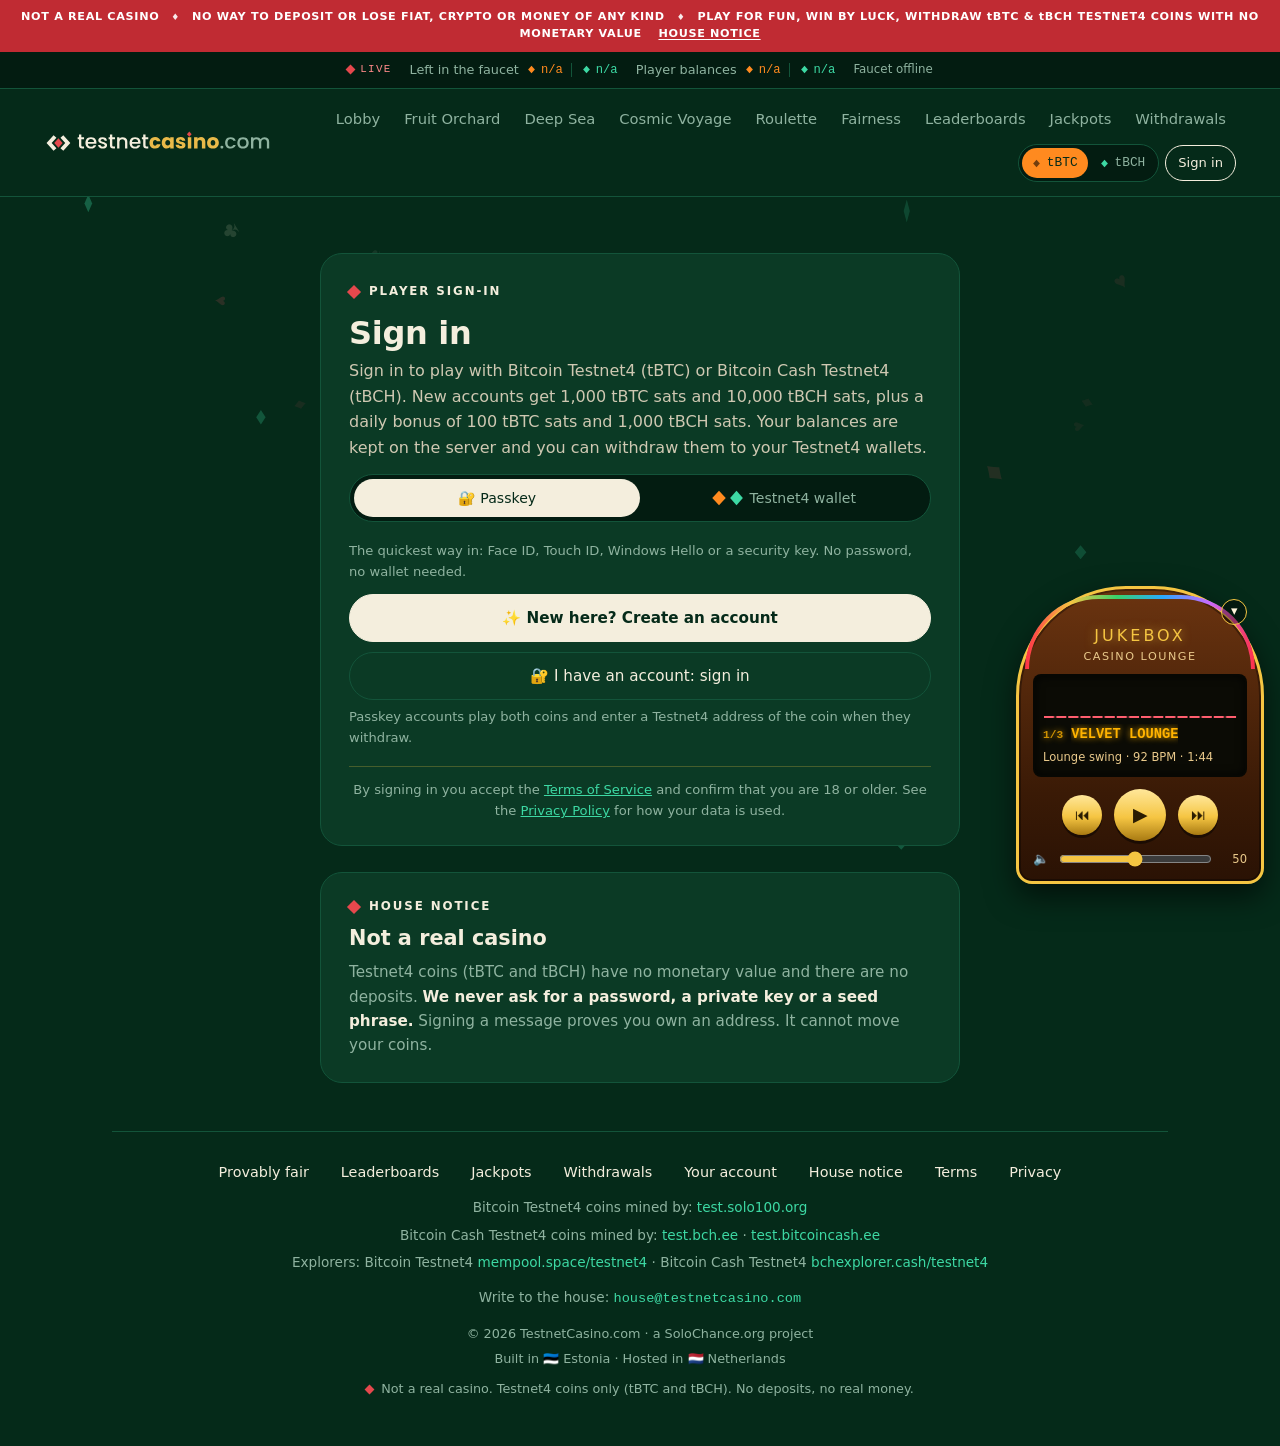
<file: login.html>
<!doctype html>
<html lang="en">
<head>
  <meta charset="utf-8">
  <meta name="viewport" content="width=device-width, initial-scale=1">
  <meta http-equiv="Content-Security-Policy" content="default-src 'self'; script-src 'self'; style-src 'self' https://fonts.googleapis.com; font-src 'self' https://fonts.gstatic.com; img-src 'self' data:; connect-src 'self' https://api.testnetcasino.com; media-src 'self'; object-src 'none'; base-uri 'self'; form-action 'self'">
  <meta name="referrer" content="strict-origin-when-cross-origin">
  <title>Sign in · TestnetCasino.com</title>
  <meta name="description" content="Sign in to TestnetCasino.com with a passkey, or your Bitcoin Testnet4 or Bitcoin Cash Testnet4 wallet. New accounts get 1,000 tBTC sats and 10,000 tBCH sats.">
  <!-- site:head -->
  <link rel="canonical" href="https://testnetcasino.com/login.html">
  <meta property="og:type" content="website">
  <meta property="og:url" content="https://testnetcasino.com/login.html">
  <meta property="og:title" content="Sign in · TestnetCasino.com">
  <meta property="og:description" content="Sign in to TestnetCasino.com with a passkey, or your Bitcoin Testnet4 or Bitcoin Cash Testnet4 wallet. New accounts get 1,000 tBTC sats and 10,000 tBCH sats.">
  <meta property="og:locale" content="en_US">
  <meta name="theme-color" content="#052a19">
  <link rel="icon" href="favicon.ico" sizes="48x48">
  <link rel="icon" href="assets/img/favicon.svg" type="image/svg+xml">
  <link rel="apple-touch-icon" href="assets/img/apple-touch-icon.png">
  <link rel="manifest" href="site.webmanifest">
  <meta property="og:site_name" content="TestnetCasino.com">
  <meta property="og:image" content="https://testnetcasino.com/assets/img/og-image.png">
  <meta property="og:image:width" content="1200">
  <meta property="og:image:height" content="630">
  <meta property="og:image:alt" content="testnetcasino.com: tBTC and tBCH Testnet4 faucet. No real money, no deposits.">
  <meta name="twitter:card" content="summary_large_image">
  <link rel="preconnect" href="https://fonts.googleapis.com">
  <link rel="preconnect" href="https://fonts.gstatic.com" crossorigin>
  <link href="https://fonts.googleapis.com/css2?family=Inter:wght@400;500;600&family=JetBrains+Mono:wght@400;500&family=Poppins:wght@500;700&display=swap" rel="stylesheet">
  <!-- /site:head -->
  <link rel="stylesheet" href="assets/css/style.css?v=20261113i">
</head>
<body data-page="login">
  <a class="skip-link" href="#main">Skip to sign-in</a>
  <canvas id="casino-bg" aria-hidden="true"></canvas>
  <canvas id="coin-shower" aria-hidden="true"></canvas>

  <!-- site:warning -->
  <div class="warning-strip" role="note">
    <span>NOT A REAL CASINO</span><span class="ws-sep" aria-hidden="true">♦</span><span>NO WAY TO DEPOSIT OR LOSE FIAT, CRYPTO OR MONEY OF ANY KIND</span><span class="ws-sep" aria-hidden="true">♦</span><span>PLAY FOR FUN, WIN BY LUCK, WITHDRAW tBTC &amp; tBCH TESTNET4 COINS WITH NO MONETARY VALUE</span>
    <a href="./#notice">HOUSE NOTICE</a>
  </div>
  <!-- /site:warning -->

  <!-- site:faucet -->
  <section class="faucet-bar" id="faucet-bar" aria-label="Faucet status"></section>
  <!-- /site:faucet -->

  <!-- site:nav -->
  <header class="site-head">
    <div class="sh-inner">
      <a class="sh-logo" href="./"><img src="assets/img/logo-horizontal.svg" alt="TestnetCasino.com" width="230" height="28"></a>
      <span class="sh-coin" id="sh-coin"></span>
      <button type="button" class="sh-menu" id="sh-menu" aria-expanded="false" aria-controls="site-nav" aria-label="Menu"><span></span><span></span><span></span></button>
      <div class="sh-drawer" id="site-nav">
        <nav class="nav-bar" aria-label="Site">
          <a class="nav-link" href="./">Lobby</a>
          <a class="nav-link" href="games/fruit-orchard.html">Fruit Orchard</a>
          <a class="nav-link" href="games/deep-sea.html">Deep Sea</a>
          <a class="nav-link" href="games/cosmic-voyage.html">Cosmic Voyage</a>
          <a class="nav-link" href="games/roulette.html">Roulette</a>
          <a class="nav-link" href="fairness.html">Fairness</a>
          <a class="nav-link" href="leaderboards.html">Leaderboards</a>
          <a class="nav-link" href="jackpots.html">Jackpots</a>
          <a class="nav-link" href="withdrawals.html">Withdrawals</a>
        </nav>
        <span class="auth-nav" id="auth-nav"><a class="chip-link auth-pill" href="login.html" aria-current="page">Sign in</a></span>
      </div>
    </div>
  </header>
  <!-- /site:nav -->

  <div class="page">

    <main class="auth-main" id="main" tabindex="-1">
      <section class="panel auth-card" aria-labelledby="auth-title">
        <p class="panel-label">PLAYER SIGN-IN</p>
        <h1 class="auth-title" id="auth-title">Sign in</h1>
        <p class="auth-lead">Sign in to play with Bitcoin Testnet4 (tBTC) or Bitcoin Cash Testnet4 (tBCH). New accounts get 1,000 tBTC sats and 10,000 tBCH sats, plus a daily bonus of 100 tBTC sats and 1,000 tBCH sats. Your balances are kept on the server and you can withdraw them to your Testnet4 wallets.</p>

        <!-- Already signed in -->
        <div class="auth-signed-in" id="auth-signed-in" hidden>
          <p class="auth-ok-big" aria-hidden="true">✅</p>
          <p>You are signed in as <strong class="auth-mono" id="auth-who"></strong>.</p>
          <div class="auth-row">
            <a class="btn-gold" id="auth-back" href="./">Continue</a>
            <button type="button" class="btn-ghost" id="auth-signout">Sign out</button>
          </div>
        </div>

        <div id="auth-forms">
          <div class="auth-tabs" role="tablist" aria-label="Sign-in method">
            <button type="button" class="auth-tab" role="tab" id="tab-passkey" aria-selected="true" aria-controls="panel-passkey" tabindex="0">
              <span class="chip-emoji" aria-hidden="true">🔐</span> Passkey</button>
            <button type="button" class="auth-tab" role="tab" id="tab-wallet" aria-selected="false" aria-controls="panel-wallet" tabindex="-1">
              <img class="tbch" src="assets/img/tbtc.svg" alt=""><img class="tbch" src="assets/img/tbch.svg" alt=""> Testnet4 wallet</button>
          </div>

          <!-- ═══ Passkey ═══ -->
          <div class="auth-panel" role="tabpanel" id="panel-passkey" aria-labelledby="tab-passkey">
            <p class="auth-error auth-error-block" id="pk-unsupported" hidden>This browser does not support passkeys. Use the Testnet4 wallet option.</p>
            <div id="pk-actions">
              <p class="auth-hint">The quickest way in: Face ID, Touch ID, Windows Hello or a security key. No password, no wallet needed.</p>
              <div class="auth-col">
                <button type="button" class="btn-red auth-wide" id="pk-create">✨ New here? Create an account</button>
                <button type="button" class="btn-gold auth-wide" id="pk-login">🔐 I have an account: sign in</button>
              </div>
              <p class="auth-hint">Passkey accounts play both coins and enter a Testnet4 address of the coin when they withdraw.</p>
            </div>
            <p class="auth-status" id="pk-status" role="status" aria-live="polite"></p>
          </div>

          <!-- ═══ Testnet4 wallet (tBTC or tBCH: the address decides) ═══ -->
          <div class="auth-panel" role="tabpanel" id="panel-wallet" aria-labelledby="tab-wallet" hidden>
            <ol class="auth-steps" aria-label="Wallet sign-in steps">
              <li id="w-dot1" aria-current="step"><span>1</span> Address</li>
              <li id="w-dot2"><span>2</span> Sign</li>
              <li id="w-dot3"><span>3</span> Done</li>
            </ol>

            <!-- Step 1 -->
            <form class="auth-step" id="w-step1" novalidate>
              <label class="auth-label" for="w-address">Your Testnet4 address</label>
              <input class="auth-input auth-mono" id="w-address" name="address" type="text" inputmode="text"
                     autocomplete="off" autocapitalize="none" spellcheck="false" placeholder="tb1... or bchtest:q..."
                     aria-describedby="w-address-hint w-address-error" required>
              <p class="auth-hint" id="w-address-hint">Your Testnet4 address: tb1... (Bitcoin; also m... or n...) or bchtest:q... (Bitcoin Cash; the prefix is optional). Either account plays both coins.</p>
              <p class="auth-error" id="w-address-error" hidden></p>
              <button type="submit" class="btn-red auth-wide" id="w-get">Get sign-in message</button>
            </form>

            <!-- Step 2 -->
            <div class="auth-step" id="w-step2" hidden>
              <p class="auth-for">Signing in as <strong class="auth-mono" id="w-addr-short"></strong>
                <button type="button" class="auth-link" id="w-change">Change address</button></p>

              <label class="auth-label" for="w-message">Sign this message</label>
              <textarea class="auth-input auth-mono auth-message" id="w-message" rows="4" readonly aria-describedby="w-expiry"></textarea>
              <div class="auth-row auth-row-tight">
                <button type="button" class="btn-ghost" id="w-copy">📋 Copy message</button>
                <span class="auth-copied" id="w-copy-state" aria-live="polite"></span>
                <span class="auth-expiry" id="w-expiry">Expires in <strong id="w-countdown">5:00</strong></span>
              </div>

              <p class="auth-howto" id="w-howto-bch">In Electron Cash (testnet4): Tools &gt; Sign/verify Message. Paste this message, choose your address, click Sign, then copy the signature here.</p>
              <p class="auth-howto" id="w-howto-btc" hidden>In your Bitcoin wallet, use "Sign message": Sparrow (Tools &gt; Sign/Verify Message), Electrum (Tools &gt; Sign/verify message), Bitcoin Core (signmessage, m... or n... addresses), Unisat, Xverse, Leather and others. Paste this message, sign it with this address, then paste the signature here exactly as the wallet gives it.</p>

              <form id="w-form-sign" novalidate>
                <label class="auth-label" for="w-signature">Signature</label>
                <textarea class="auth-input auth-mono" id="w-signature" rows="3" spellcheck="false" autocomplete="off" autocapitalize="none"
                          placeholder="Paste the signature as your wallet gives it (base64)" aria-describedby="w-signature-note w-signature-error"></textarea>
                <p class="auth-error" id="w-signature-error" hidden></p>
                <p class="auth-hint" id="w-signature-note">Your address is your account. Withdrawals in its coin go to it unless you enter another address.</p>
                <div class="auth-row">
                  <button type="submit" class="btn-red auth-wide" id="w-submit">Sign in</button>
                  <button type="button" class="btn-gold auth-wide" id="w-renew" hidden>Get a new message</button>
                </div>
              </form>
            </div>

            <!-- Step 3 -->
            <div class="auth-step auth-done" id="w-step3" tabindex="-1" hidden>
              <p class="auth-ok-big" aria-hidden="true">✅</p>
              <p>Wallet verified: <strong class="auth-mono" id="w-done-addr"></strong></p>
              <p class="auth-status" id="w-done-status" role="status" aria-live="polite"></p>
            </div>

            <p class="auth-status" id="w-status" role="status" aria-live="polite"></p>
          </div>

        </div>
        <p class="auth-legal">By signing in you accept the <a href="legal/terms-of-service.pdf" type="application/pdf">Terms of Service</a> and confirm that you are 18 or older. See the <a href="legal/privacy-policy.pdf" type="application/pdf">Privacy Policy</a> for how your data is used.</p>
      </section>

      <section class="panel notice auth-notice" aria-labelledby="auth-notice-title">
        <p class="panel-label">HOUSE NOTICE</p>
        <div class="notice-body">
          <span class="notice-icon" aria-hidden="true">⚠️</span>
          <div>
            <h2 id="auth-notice-title">Not a real casino</h2>
            <p>Testnet4 coins (tBTC and tBCH) have no monetary value and there are no deposits.
              <strong>We never ask for a password, a private key or a seed phrase.</strong>
              Signing a message proves you own an address. It cannot move your coins.</p>
          </div>
        </div>
      </section>
    </main>

    <!-- site:footer -->
    <footer class="casino-footer">
      <div class="cf-links">
        <a href="fairness.html">Provably fair</a>
        <a href="leaderboards.html">Leaderboards</a>
        <a href="jackpots.html">Jackpots</a>
        <a href="withdrawals.html">Withdrawals</a>
        <a href="account.html">Your account</a>
        <a href="index.html#notice">House notice</a>
        <a href="legal/terms-of-service.pdf" type="application/pdf">Terms<span class="sr-only"> of Service (PDF)</span></a>
        <a href="legal/privacy-policy.pdf" type="application/pdf">Privacy<span class="sr-only"> Policy (PDF)</span></a>
      </div>
      <div class="cf-networks">
        <div>Bitcoin Testnet4 coins mined by: <a href="https://test.solo100.org" rel="noopener">test.solo100.org</a></div>
        <div>Bitcoin Cash Testnet4 coins mined by: <a href="https://test.bch.ee" rel="noopener">test.bch.ee</a> · <a href="https://test.bitcoincash.ee" rel="noopener">test.bitcoincash.ee</a></div>
        <div>Explorers: Bitcoin Testnet4 <a href="https://mempool.space/testnet4/" rel="noopener">mempool.space/testnet4</a> · Bitcoin Cash Testnet4 <a href="https://bchexplorer.cash/testnet4/" rel="noopener">bchexplorer.cash/testnet4</a></div>
      </div>
      <div class="cf-contact">Write to the house: <a href="mailto:house@testnetcasino.com">house@testnetcasino.com</a></div>
      <div class="cf-bottom">
        <div>© 2026 TestnetCasino.com · a <a class="cf-solochance" href="https://solochance.org" rel="noopener">SoloChance.org</a> project</div>
        <div>Built in 🇪🇪 Estonia · Hosted in 🇳🇱 Netherlands</div>
        <div class="cf-disclaimer"><span class="cf-pip" aria-hidden="true"></span> Not a real casino. Testnet4 coins only (tBTC and tBCH). No deposits, no real money.</div>
      </div>
    </footer>
    <!-- /site:footer -->
  </div>

  <script src="assets/js/config.js?v=20261113i"></script>
  <script src="assets/js/api.js?v=20261113i"></script>
  <script src="assets/js/units.js?v=20261113i"></script>
  <script src="assets/js/faucet.js?v=20261113i"></script>
  <script src="assets/js/cashaddr.js?v=20261113i"></script>
  <script src="assets/js/btcaddr.js?v=20261113i"></script>
  <script src="assets/js/auth.js?v=20261113i"></script>
  <script src="assets/js/fx.js?v=20261113i"></script>
  <script src="assets/js/music.js?v=20261113i"></script>
</body>
</html>
</file>
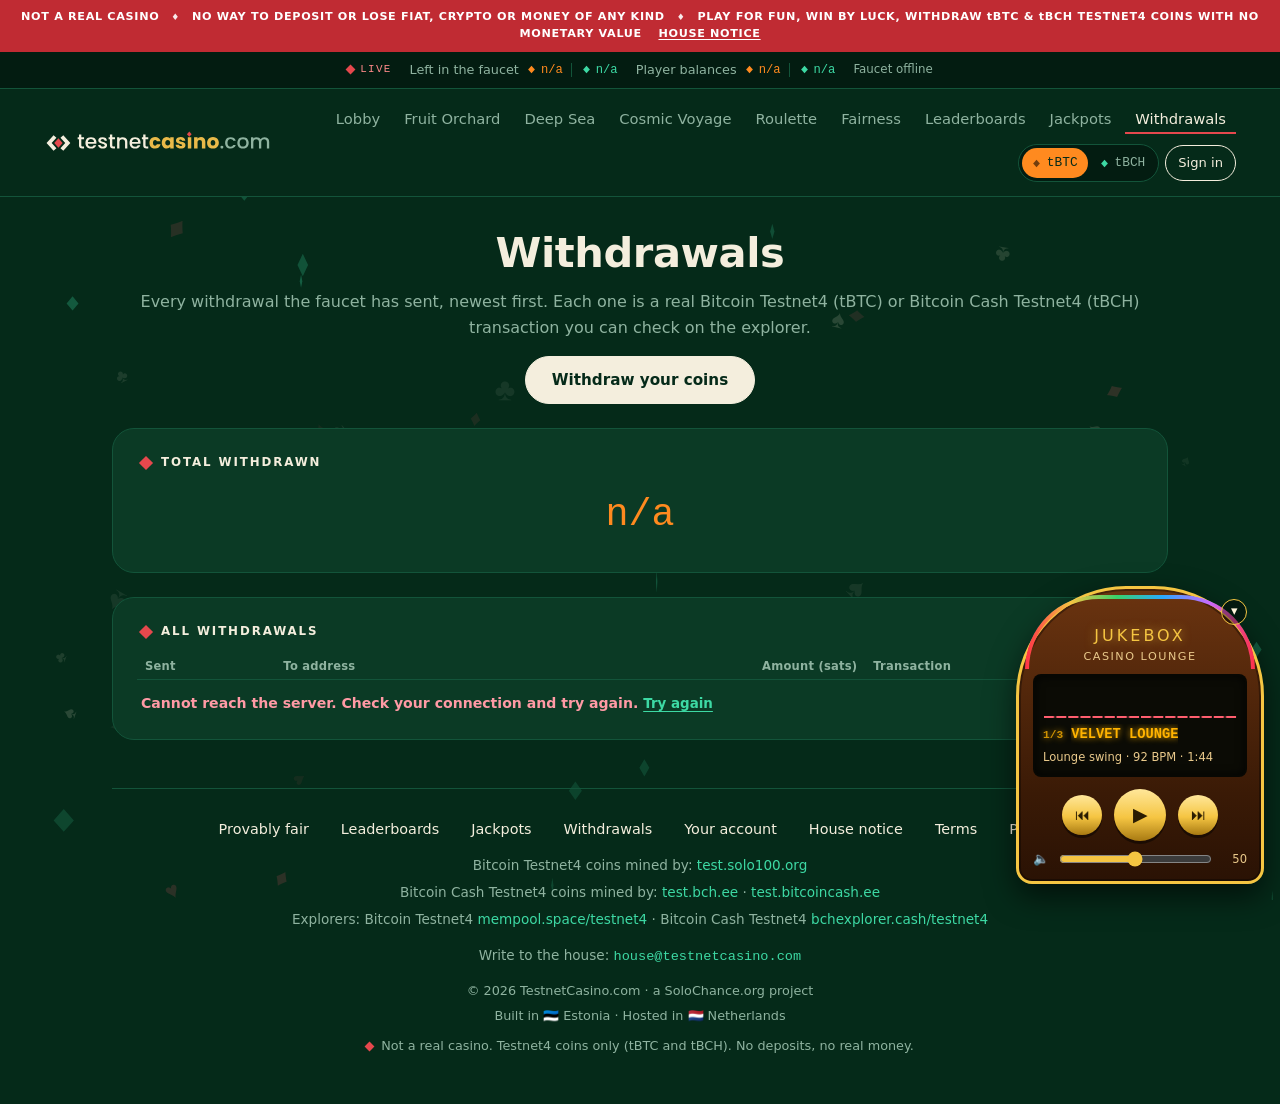
<file: withdrawals.html>
<!doctype html>
<html lang="en">
<head>
  <meta charset="utf-8">
  <meta name="viewport" content="width=device-width, initial-scale=1">
  <meta http-equiv="Content-Security-Policy" content="default-src 'self'; script-src 'self'; style-src 'self' https://fonts.googleapis.com; font-src 'self' https://fonts.gstatic.com; img-src 'self' data:; connect-src 'self' https://api.testnetcasino.com; media-src 'self'; object-src 'none'; base-uri 'self'; form-action 'self'">
  <meta name="referrer" content="strict-origin-when-cross-origin">
  <title>Withdrawals · TestnetCasino.com</title>
  <meta name="description" content="Every tBTC and tBCH Testnet4 withdrawal TestnetCasino.com has sent, with the total withdrawn and a link to each transaction.">
  <!-- site:head -->
  <link rel="canonical" href="https://testnetcasino.com/withdrawals.html">
  <meta property="og:type" content="website">
  <meta property="og:url" content="https://testnetcasino.com/withdrawals.html">
  <meta property="og:title" content="Withdrawals · TestnetCasino.com">
  <meta property="og:description" content="Every tBTC and tBCH Testnet4 withdrawal TestnetCasino.com has sent, with the total withdrawn and a link to each transaction.">
  <meta property="og:locale" content="en_US">
  <meta name="theme-color" content="#052a19">
  <link rel="icon" href="favicon.ico" sizes="48x48">
  <link rel="icon" href="assets/img/favicon.svg" type="image/svg+xml">
  <link rel="apple-touch-icon" href="assets/img/apple-touch-icon.png">
  <link rel="manifest" href="site.webmanifest">
  <meta property="og:site_name" content="TestnetCasino.com">
  <meta property="og:image" content="https://testnetcasino.com/assets/img/og-image.png">
  <meta property="og:image:width" content="1200">
  <meta property="og:image:height" content="630">
  <meta property="og:image:alt" content="testnetcasino.com: tBTC and tBCH Testnet4 faucet. No real money, no deposits.">
  <meta name="twitter:card" content="summary_large_image">
  <link rel="preconnect" href="https://fonts.googleapis.com">
  <link rel="preconnect" href="https://fonts.gstatic.com" crossorigin>
  <link href="https://fonts.googleapis.com/css2?family=Inter:wght@400;500;600&family=JetBrains+Mono:wght@400;500&family=Poppins:wght@500;700&display=swap" rel="stylesheet">
  <!-- /site:head -->
  <link rel="stylesheet" href="assets/css/style.css?v=20261113i">
</head>
<body data-page="withdrawals">
  <a class="skip-link" href="#main">Skip to the withdrawals</a>
  <canvas id="casino-bg" aria-hidden="true"></canvas>
  <canvas id="coin-shower" aria-hidden="true"></canvas>

  <!-- site:warning -->
  <div class="warning-strip" role="note">
    <span>NOT A REAL CASINO</span><span class="ws-sep" aria-hidden="true">♦</span><span>NO WAY TO DEPOSIT OR LOSE FIAT, CRYPTO OR MONEY OF ANY KIND</span><span class="ws-sep" aria-hidden="true">♦</span><span>PLAY FOR FUN, WIN BY LUCK, WITHDRAW tBTC &amp; tBCH TESTNET4 COINS WITH NO MONETARY VALUE</span>
    <a href="./#notice">HOUSE NOTICE</a>
  </div>
  <!-- /site:warning -->

  <!-- site:faucet -->
  <section class="faucet-bar" id="faucet-bar" aria-label="Faucet status"></section>
  <!-- /site:faucet -->

  <!-- site:nav -->
  <header class="site-head">
    <div class="sh-inner">
      <a class="sh-logo" href="./"><img src="assets/img/logo-horizontal.svg" alt="TestnetCasino.com" width="230" height="28"></a>
      <span class="sh-coin" id="sh-coin"></span>
      <button type="button" class="sh-menu" id="sh-menu" aria-expanded="false" aria-controls="site-nav" aria-label="Menu"><span></span><span></span><span></span></button>
      <div class="sh-drawer" id="site-nav">
        <nav class="nav-bar" aria-label="Site">
          <a class="nav-link" href="./">Lobby</a>
          <a class="nav-link" href="games/fruit-orchard.html">Fruit Orchard</a>
          <a class="nav-link" href="games/deep-sea.html">Deep Sea</a>
          <a class="nav-link" href="games/cosmic-voyage.html">Cosmic Voyage</a>
          <a class="nav-link" href="games/roulette.html">Roulette</a>
          <a class="nav-link" href="fairness.html">Fairness</a>
          <a class="nav-link" href="leaderboards.html">Leaderboards</a>
          <a class="nav-link" href="jackpots.html">Jackpots</a>
          <a class="nav-link" href="withdrawals.html" aria-current="page">Withdrawals</a>
        </nav>
        <span class="auth-nav" id="auth-nav"><a class="chip-link auth-pill" href="login.html">Sign in</a></span>
      </div>
    </div>
  </header>
  <!-- /site:nav -->

  <div class="page">

    <main class="acct-main pay-main" id="main" tabindex="-1">
      <h1 class="page-title">Withdrawals</h1>
      <p class="lb-lead">Every withdrawal the faucet has sent, newest first. Each one is a real Bitcoin Testnet4 (tBTC) or Bitcoin Cash Testnet4 (tBCH) transaction you can check on the explorer.</p>
      <p class="pay-cta-row"><a class="btn-red pay-cta" href="account.html#withdraw">Withdraw your coins</a></p>

      <section class="panel pay-total" aria-labelledby="pay-total-title" aria-live="polite">
        <h2 class="panel-label" id="pay-total-title">TOTAL WITHDRAWN</h2>
        <p class="pay-total-amount" id="pay-total">…</p>
        <p class="pay-total-sub" id="pay-total-sub">Counting every withdrawal…</p>
      </section>

      <section class="panel" id="all-withdrawals" aria-labelledby="all-withdrawals-title">
        <h2 class="panel-label" id="all-withdrawals-title">ALL WITHDRAWALS</h2>
        <div class="tbl-wrap">
          <table class="acct-table pay-table">
            <caption class="sr-only">Withdrawals sent by the faucet, newest first</caption>
            <thead><tr><th scope="col">Sent</th><th scope="col">To address</th><th scope="col" class="num">Amount (sats)</th><th scope="col" class="pay-tx">Transaction</th></tr></thead>
            <tbody id="pay-body"></tbody>
          </table>
        </div>
        <p class="acct-empty" id="pay-empty" hidden>No withdrawals yet.</p>
        <p class="auth-status" id="pay-status" role="status" aria-live="polite"></p>
      </section>
    </main>

    <!-- site:footer -->
    <footer class="casino-footer">
      <div class="cf-links">
        <a href="fairness.html">Provably fair</a>
        <a href="leaderboards.html">Leaderboards</a>
        <a href="jackpots.html">Jackpots</a>
        <a href="withdrawals.html">Withdrawals</a>
        <a href="account.html">Your account</a>
        <a href="index.html#notice">House notice</a>
        <a href="legal/terms-of-service.pdf" type="application/pdf">Terms<span class="sr-only"> of Service (PDF)</span></a>
        <a href="legal/privacy-policy.pdf" type="application/pdf">Privacy<span class="sr-only"> Policy (PDF)</span></a>
      </div>
      <div class="cf-networks">
        <div>Bitcoin Testnet4 coins mined by: <a href="https://test.solo100.org" rel="noopener">test.solo100.org</a></div>
        <div>Bitcoin Cash Testnet4 coins mined by: <a href="https://test.bch.ee" rel="noopener">test.bch.ee</a> · <a href="https://test.bitcoincash.ee" rel="noopener">test.bitcoincash.ee</a></div>
        <div>Explorers: Bitcoin Testnet4 <a href="https://mempool.space/testnet4/" rel="noopener">mempool.space/testnet4</a> · Bitcoin Cash Testnet4 <a href="https://bchexplorer.cash/testnet4/" rel="noopener">bchexplorer.cash/testnet4</a></div>
      </div>
      <div class="cf-contact">Write to the house: <a href="mailto:house@testnetcasino.com">house@testnetcasino.com</a></div>
      <div class="cf-bottom">
        <div>© 2026 TestnetCasino.com · a <a class="cf-solochance" href="https://solochance.org" rel="noopener">SoloChance.org</a> project</div>
        <div>Built in 🇪🇪 Estonia · Hosted in 🇳🇱 Netherlands</div>
        <div class="cf-disclaimer"><span class="cf-pip" aria-hidden="true"></span> Not a real casino. Testnet4 coins only (tBTC and tBCH). No deposits, no real money.</div>
      </div>
    </footer>
    <!-- /site:footer -->
  </div>

  <script src="assets/js/config.js?v=20261113i"></script>
  <script src="assets/js/api.js?v=20261113i"></script>
  <script src="assets/js/units.js?v=20261113i"></script>
  <script src="assets/js/faucet.js?v=20261113i"></script>
  <script src="assets/js/auth.js?v=20261113i"></script>
  <script src="assets/js/withdrawals.js?v=20261113i"></script>
  <script src="assets/js/fx.js?v=20261113i"></script>
  <script src="assets/js/music.js?v=20261113i"></script>
</body>
</html>
</file>
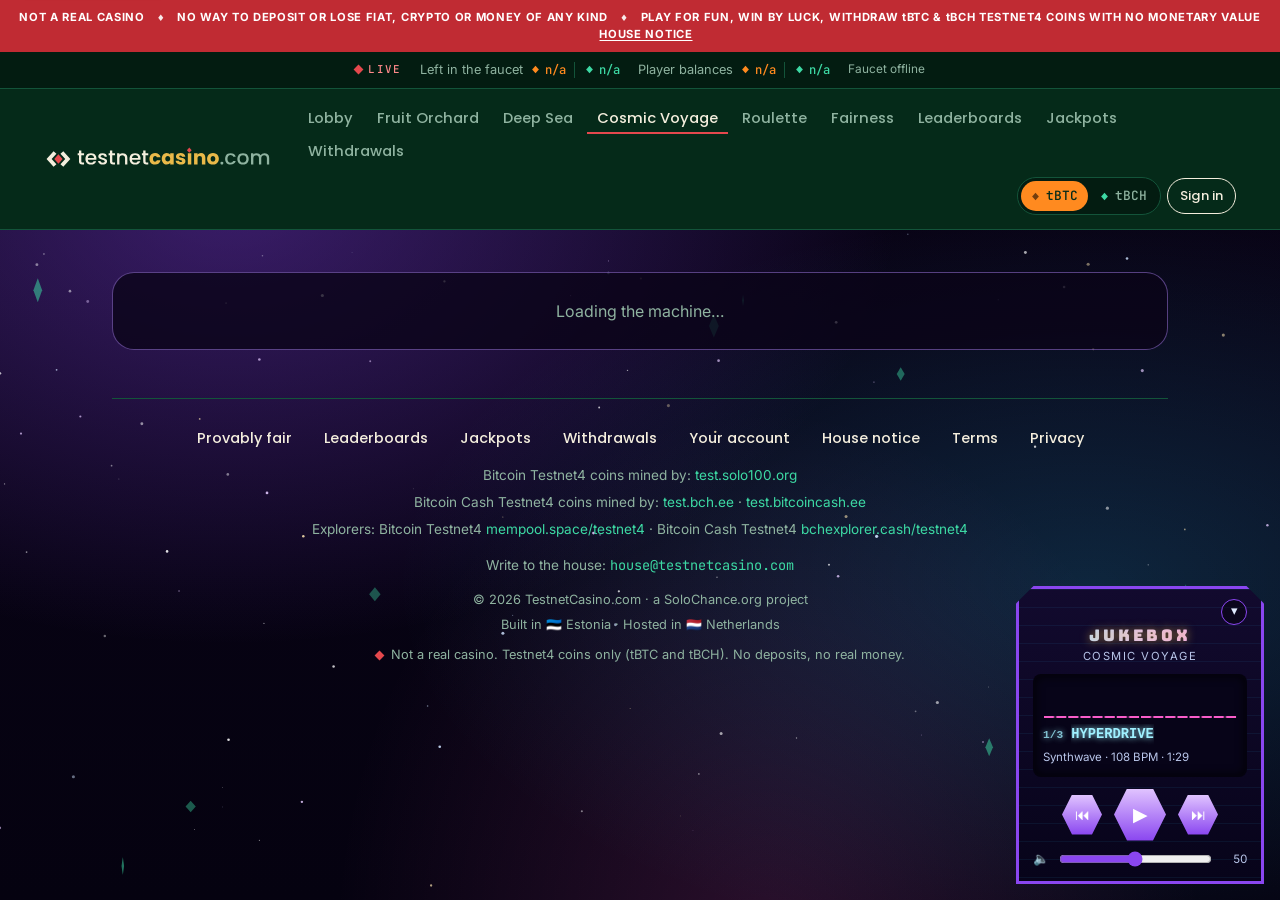
<file: games/cosmic-voyage.html>
<!doctype html>
<html lang="en">
<head>
  <meta charset="utf-8">
  <meta name="viewport" content="width=device-width, initial-scale=1">
  <title>Cosmic Voyage · TestnetCasino.com</title>
  <meta name="description" content="Cosmic Voyage: rare hits and astronomical jackpots. A free slot machine paying Bitcoin Testnet4 and Bitcoin Cash Testnet4 coins. No real money.">
  <!-- site:head -->
  <link rel="canonical" href="https://testnetcasino.com/games/cosmic-voyage.html">
  <meta property="og:type" content="website">
  <meta property="og:url" content="https://testnetcasino.com/games/cosmic-voyage.html">
  <meta property="og:title" content="Cosmic Voyage · TestnetCasino.com">
  <meta property="og:description" content="Cosmic Voyage: rare hits and astronomical jackpots. A free slot machine paying Bitcoin Testnet4 and Bitcoin Cash Testnet4 coins. No real money.">
  <meta property="og:locale" content="en_US">
  <meta name="theme-color" content="#052a19">
  <link rel="icon" href="../favicon.ico" sizes="48x48">
  <link rel="icon" href="../assets/img/favicon.svg" type="image/svg+xml">
  <link rel="apple-touch-icon" href="../assets/img/apple-touch-icon.png">
  <link rel="manifest" href="../site.webmanifest">
  <meta property="og:site_name" content="TestnetCasino.com">
  <meta property="og:image" content="https://testnetcasino.com/assets/img/og-image.png">
  <meta property="og:image:width" content="1200">
  <meta property="og:image:height" content="630">
  <meta property="og:image:alt" content="testnetcasino.com: tBTC and tBCH Testnet4 faucet. No real money, no deposits.">
  <meta name="twitter:card" content="summary_large_image">
  <link rel="preconnect" href="https://fonts.googleapis.com">
  <link rel="preconnect" href="https://fonts.gstatic.com" crossorigin>
  <link href="https://fonts.googleapis.com/css2?family=Bungee&family=Inter:wght@400;500;600&family=JetBrains+Mono:wght@400;500&family=Poppins:wght@500;700&display=swap" rel="stylesheet">
  <!-- /site:head -->
  <link rel="stylesheet" href="../assets/css/style.css?v=20261113i">
</head>
<body class="theme-cosmic" data-game="cosmic-voyage" data-ambient="cosmic">
  <a class="skip-link" href="#app">Skip to the game</a>
  <canvas id="casino-bg" aria-hidden="true"></canvas>
  <canvas id="coin-shower" aria-hidden="true"></canvas>

  <!-- site:warning -->
  <div class="warning-strip" role="note">
    <span>NOT A REAL CASINO</span><span class="ws-sep" aria-hidden="true">♦</span><span>NO WAY TO DEPOSIT OR LOSE FIAT, CRYPTO OR MONEY OF ANY KIND</span><span class="ws-sep" aria-hidden="true">♦</span><span>PLAY FOR FUN, WIN BY LUCK, WITHDRAW tBTC &amp; tBCH TESTNET4 COINS WITH NO MONETARY VALUE</span>
    <a href="../#notice">HOUSE NOTICE</a>
  </div>
  <!-- /site:warning -->

  <!-- site:faucet -->
  <section class="faucet-bar" id="faucet-bar" aria-label="Faucet status"></section>
  <!-- /site:faucet -->

  <!-- site:nav -->
  <header class="site-head">
    <div class="sh-inner">
      <a class="sh-logo" href="../"><img src="../assets/img/logo-horizontal.svg" alt="TestnetCasino.com" width="230" height="28"></a>
      <span class="sh-coin" id="sh-coin"></span>
      <button type="button" class="sh-menu" id="sh-menu" aria-expanded="false" aria-controls="site-nav" aria-label="Menu"><span></span><span></span><span></span></button>
      <div class="sh-drawer" id="site-nav">
        <nav class="nav-bar" aria-label="Site">
          <a class="nav-link" href="../">Lobby</a>
          <a class="nav-link" href="fruit-orchard.html">Fruit Orchard</a>
          <a class="nav-link" href="deep-sea.html">Deep Sea</a>
          <a class="nav-link" href="cosmic-voyage.html" aria-current="page">Cosmic Voyage</a>
          <a class="nav-link" href="roulette.html">Roulette</a>
          <a class="nav-link" href="../fairness.html">Fairness</a>
          <a class="nav-link" href="../leaderboards.html">Leaderboards</a>
          <a class="nav-link" href="../jackpots.html">Jackpots</a>
          <a class="nav-link" href="../withdrawals.html">Withdrawals</a>
        </nav>
        <span class="auth-nav" id="auth-nav"><a class="chip-link auth-pill" href="../login.html">Sign in</a></span>
      </div>
    </div>
  </header>
  <!-- /site:nav -->

  <div class="page">

    <h1 class="sr-only">Cosmic Voyage slot machine</h1>
    <main id="app" tabindex="-1">
      <noscript><p class="panel">This game needs JavaScript to spin the reels.</p></noscript>
    </main>

    <!-- site:footer -->
    <footer class="casino-footer">
      <div class="cf-links">
        <a href="../fairness.html">Provably fair</a>
        <a href="../leaderboards.html">Leaderboards</a>
        <a href="../jackpots.html">Jackpots</a>
        <a href="../withdrawals.html">Withdrawals</a>
        <a href="../account.html">Your account</a>
        <a href="../index.html#notice">House notice</a>
        <a href="../legal/terms-of-service.pdf" type="application/pdf">Terms<span class="sr-only"> of Service (PDF)</span></a>
        <a href="../legal/privacy-policy.pdf" type="application/pdf">Privacy<span class="sr-only"> Policy (PDF)</span></a>
      </div>
      <div class="cf-networks">
        <div>Bitcoin Testnet4 coins mined by: <a href="https://test.solo100.org" rel="noopener">test.solo100.org</a></div>
        <div>Bitcoin Cash Testnet4 coins mined by: <a href="https://test.bch.ee" rel="noopener">test.bch.ee</a> · <a href="https://test.bitcoincash.ee" rel="noopener">test.bitcoincash.ee</a></div>
        <div>Explorers: Bitcoin Testnet4 <a href="https://mempool.space/testnet4/" rel="noopener">mempool.space/testnet4</a> · Bitcoin Cash Testnet4 <a href="https://bchexplorer.cash/testnet4/" rel="noopener">bchexplorer.cash/testnet4</a></div>
      </div>
      <div class="cf-contact">Write to the house: <a href="mailto:house@testnetcasino.com">house@testnetcasino.com</a></div>
      <div class="cf-bottom">
        <div>© 2026 TestnetCasino.com · a <a class="cf-solochance" href="https://solochance.org" rel="noopener">SoloChance.org</a> project</div>
        <div>Built in 🇪🇪 Estonia · Hosted in 🇳🇱 Netherlands</div>
        <div class="cf-disclaimer"><span class="cf-pip" aria-hidden="true"></span> Not a real casino. Testnet4 coins only (tBTC and tBCH). No deposits, no real money.</div>
      </div>
    </footer>
    <!-- /site:footer -->
  </div>

  <script src="../assets/js/config.js?v=20261113i"></script>
  <script src="../assets/js/api.js?v=20261113i"></script>
  <script src="../assets/js/units.js?v=20261113i"></script>
  <script src="../assets/js/jackpots.js?v=20261113i"></script>
  <script src="../assets/js/faucet.js?v=20261113i"></script>
  <script src="../assets/js/auth.js?v=20261113i"></script>
  <script src="../assets/js/fx.js?v=20261113i"></script>
  <script src="../assets/js/audio.js?v=20261113i"></script>
  <script src="../assets/js/slot.js?v=20261113i"></script>
  <script src="../assets/js/music.js?v=20261113i"></script>
</body>
</html>
</file>
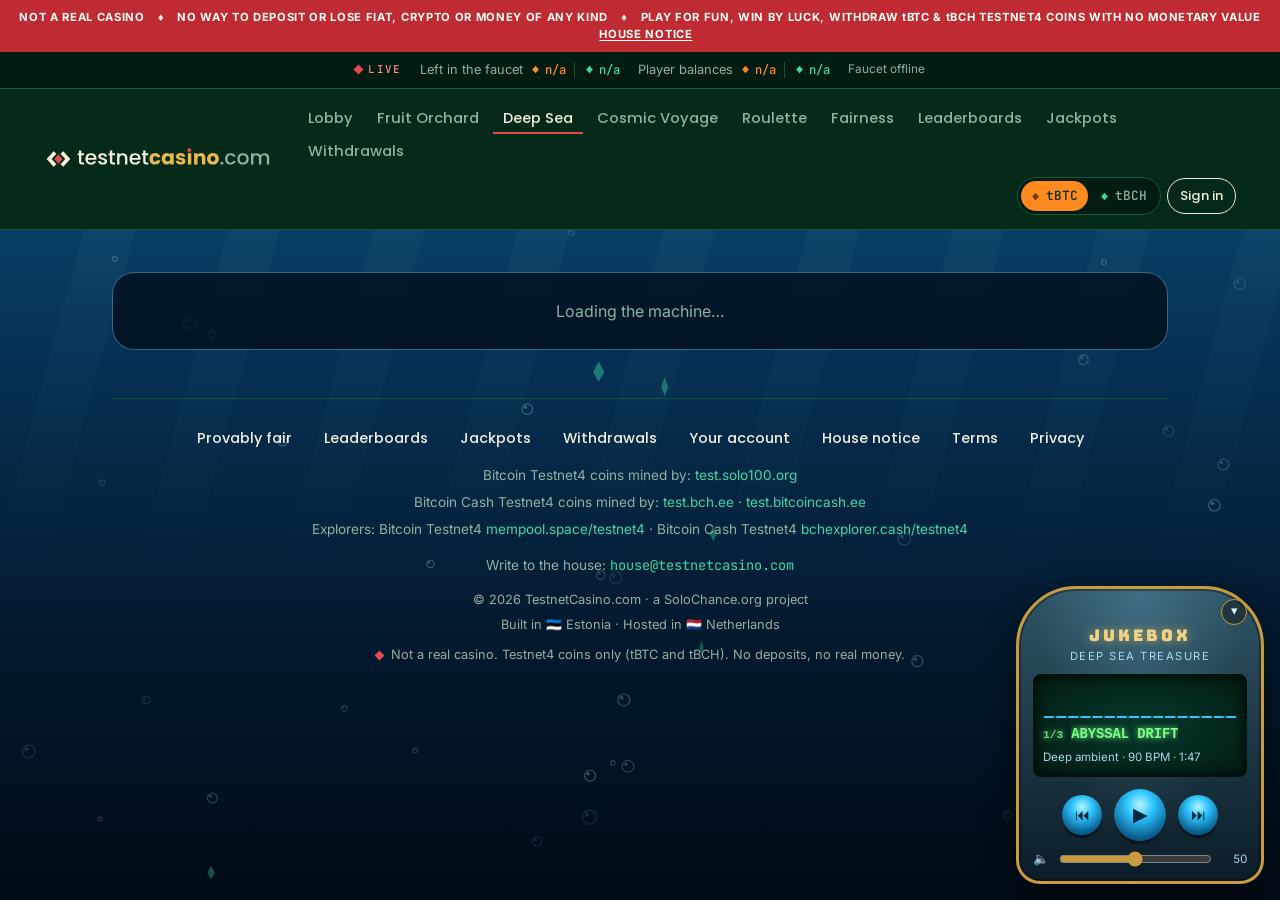
<file: games/deep-sea.html>
<!doctype html>
<html lang="en">
<head>
  <meta charset="utf-8">
  <meta name="viewport" content="width=device-width, initial-scale=1">
  <title>Deep Sea Treasure · TestnetCasino.com</title>
  <meta name="description" content="Deep Sea Treasure: dive for pearls, sharks and sunken diamonds. A free slot machine paying Bitcoin Testnet4 and Bitcoin Cash Testnet4 coins. No real money.">
  <!-- site:head -->
  <link rel="canonical" href="https://testnetcasino.com/games/deep-sea.html">
  <meta property="og:type" content="website">
  <meta property="og:url" content="https://testnetcasino.com/games/deep-sea.html">
  <meta property="og:title" content="Deep Sea Treasure · TestnetCasino.com">
  <meta property="og:description" content="Deep Sea Treasure: dive for pearls, sharks and sunken diamonds. A free slot machine paying Bitcoin Testnet4 and Bitcoin Cash Testnet4 coins. No real money.">
  <meta property="og:locale" content="en_US">
  <meta name="theme-color" content="#052a19">
  <link rel="icon" href="../favicon.ico" sizes="48x48">
  <link rel="icon" href="../assets/img/favicon.svg" type="image/svg+xml">
  <link rel="apple-touch-icon" href="../assets/img/apple-touch-icon.png">
  <link rel="manifest" href="../site.webmanifest">
  <meta property="og:site_name" content="TestnetCasino.com">
  <meta property="og:image" content="https://testnetcasino.com/assets/img/og-image.png">
  <meta property="og:image:width" content="1200">
  <meta property="og:image:height" content="630">
  <meta property="og:image:alt" content="testnetcasino.com: tBTC and tBCH Testnet4 faucet. No real money, no deposits.">
  <meta name="twitter:card" content="summary_large_image">
  <link rel="preconnect" href="https://fonts.googleapis.com">
  <link rel="preconnect" href="https://fonts.gstatic.com" crossorigin>
  <link href="https://fonts.googleapis.com/css2?family=Bungee&family=Inter:wght@400;500;600&family=JetBrains+Mono:wght@400;500&family=Poppins:wght@500;700&display=swap" rel="stylesheet">
  <!-- /site:head -->
  <link rel="stylesheet" href="../assets/css/style.css?v=20261113i">
</head>
<body class="theme-deepsea" data-game="deep-sea" data-ambient="deepsea">
  <a class="skip-link" href="#app">Skip to the game</a>
  <canvas id="casino-bg" aria-hidden="true"></canvas>
  <canvas id="coin-shower" aria-hidden="true"></canvas>

  <!-- site:warning -->
  <div class="warning-strip" role="note">
    <span>NOT A REAL CASINO</span><span class="ws-sep" aria-hidden="true">♦</span><span>NO WAY TO DEPOSIT OR LOSE FIAT, CRYPTO OR MONEY OF ANY KIND</span><span class="ws-sep" aria-hidden="true">♦</span><span>PLAY FOR FUN, WIN BY LUCK, WITHDRAW tBTC &amp; tBCH TESTNET4 COINS WITH NO MONETARY VALUE</span>
    <a href="../#notice">HOUSE NOTICE</a>
  </div>
  <!-- /site:warning -->

  <!-- site:faucet -->
  <section class="faucet-bar" id="faucet-bar" aria-label="Faucet status"></section>
  <!-- /site:faucet -->

  <!-- site:nav -->
  <header class="site-head">
    <div class="sh-inner">
      <a class="sh-logo" href="../"><img src="../assets/img/logo-horizontal.svg" alt="TestnetCasino.com" width="230" height="28"></a>
      <span class="sh-coin" id="sh-coin"></span>
      <button type="button" class="sh-menu" id="sh-menu" aria-expanded="false" aria-controls="site-nav" aria-label="Menu"><span></span><span></span><span></span></button>
      <div class="sh-drawer" id="site-nav">
        <nav class="nav-bar" aria-label="Site">
          <a class="nav-link" href="../">Lobby</a>
          <a class="nav-link" href="fruit-orchard.html">Fruit Orchard</a>
          <a class="nav-link" href="deep-sea.html" aria-current="page">Deep Sea</a>
          <a class="nav-link" href="cosmic-voyage.html">Cosmic Voyage</a>
          <a class="nav-link" href="roulette.html">Roulette</a>
          <a class="nav-link" href="../fairness.html">Fairness</a>
          <a class="nav-link" href="../leaderboards.html">Leaderboards</a>
          <a class="nav-link" href="../jackpots.html">Jackpots</a>
          <a class="nav-link" href="../withdrawals.html">Withdrawals</a>
        </nav>
        <span class="auth-nav" id="auth-nav"><a class="chip-link auth-pill" href="../login.html">Sign in</a></span>
      </div>
    </div>
  </header>
  <!-- /site:nav -->

  <div class="page">

    <h1 class="sr-only">Deep Sea Treasure slot machine</h1>
    <main id="app" tabindex="-1">
      <noscript><p class="panel">This game needs JavaScript to spin the reels.</p></noscript>
    </main>

    <!-- site:footer -->
    <footer class="casino-footer">
      <div class="cf-links">
        <a href="../fairness.html">Provably fair</a>
        <a href="../leaderboards.html">Leaderboards</a>
        <a href="../jackpots.html">Jackpots</a>
        <a href="../withdrawals.html">Withdrawals</a>
        <a href="../account.html">Your account</a>
        <a href="../index.html#notice">House notice</a>
        <a href="../legal/terms-of-service.pdf" type="application/pdf">Terms<span class="sr-only"> of Service (PDF)</span></a>
        <a href="../legal/privacy-policy.pdf" type="application/pdf">Privacy<span class="sr-only"> Policy (PDF)</span></a>
      </div>
      <div class="cf-networks">
        <div>Bitcoin Testnet4 coins mined by: <a href="https://test.solo100.org" rel="noopener">test.solo100.org</a></div>
        <div>Bitcoin Cash Testnet4 coins mined by: <a href="https://test.bch.ee" rel="noopener">test.bch.ee</a> · <a href="https://test.bitcoincash.ee" rel="noopener">test.bitcoincash.ee</a></div>
        <div>Explorers: Bitcoin Testnet4 <a href="https://mempool.space/testnet4/" rel="noopener">mempool.space/testnet4</a> · Bitcoin Cash Testnet4 <a href="https://bchexplorer.cash/testnet4/" rel="noopener">bchexplorer.cash/testnet4</a></div>
      </div>
      <div class="cf-contact">Write to the house: <a href="mailto:house@testnetcasino.com">house@testnetcasino.com</a></div>
      <div class="cf-bottom">
        <div>© 2026 TestnetCasino.com · a <a class="cf-solochance" href="https://solochance.org" rel="noopener">SoloChance.org</a> project</div>
        <div>Built in 🇪🇪 Estonia · Hosted in 🇳🇱 Netherlands</div>
        <div class="cf-disclaimer"><span class="cf-pip" aria-hidden="true"></span> Not a real casino. Testnet4 coins only (tBTC and tBCH). No deposits, no real money.</div>
      </div>
    </footer>
    <!-- /site:footer -->
  </div>

  <script src="../assets/js/config.js?v=20261113i"></script>
  <script src="../assets/js/api.js?v=20261113i"></script>
  <script src="../assets/js/units.js?v=20261113i"></script>
  <script src="../assets/js/jackpots.js?v=20261113i"></script>
  <script src="../assets/js/faucet.js?v=20261113i"></script>
  <script src="../assets/js/auth.js?v=20261113i"></script>
  <script src="../assets/js/fx.js?v=20261113i"></script>
  <script src="../assets/js/audio.js?v=20261113i"></script>
  <script src="../assets/js/slot.js?v=20261113i"></script>
  <script src="../assets/js/music.js?v=20261113i"></script>
</body>
</html>
</file>
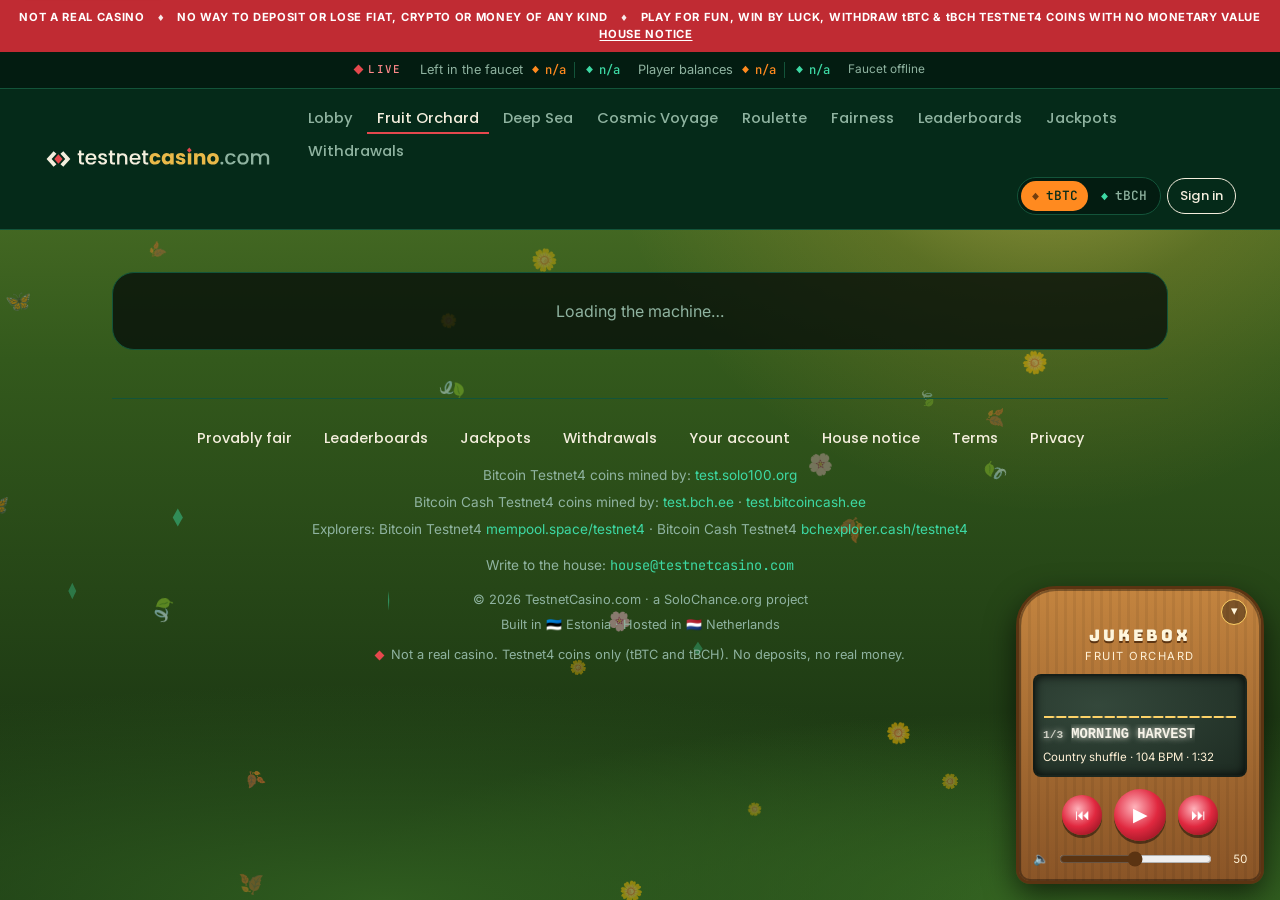
<file: games/fruit-orchard.html>
<!doctype html>
<html lang="en">
<head>
  <meta charset="utf-8">
  <meta name="viewport" content="width=device-width, initial-scale=1">
  <title>Fruit Orchard · TestnetCasino.com</title>
  <meta name="description" content="Fruit Orchard: sunny classic fruits and frequent small wins. A free slot machine paying Bitcoin Testnet4 and Bitcoin Cash Testnet4 coins. No real money.">
  <!-- site:head -->
  <link rel="canonical" href="https://testnetcasino.com/games/fruit-orchard.html">
  <meta property="og:type" content="website">
  <meta property="og:url" content="https://testnetcasino.com/games/fruit-orchard.html">
  <meta property="og:title" content="Fruit Orchard · TestnetCasino.com">
  <meta property="og:description" content="Fruit Orchard: sunny classic fruits and frequent small wins. A free slot machine paying Bitcoin Testnet4 and Bitcoin Cash Testnet4 coins. No real money.">
  <meta property="og:locale" content="en_US">
  <meta name="theme-color" content="#052a19">
  <link rel="icon" href="../favicon.ico" sizes="48x48">
  <link rel="icon" href="../assets/img/favicon.svg" type="image/svg+xml">
  <link rel="apple-touch-icon" href="../assets/img/apple-touch-icon.png">
  <link rel="manifest" href="../site.webmanifest">
  <meta property="og:site_name" content="TestnetCasino.com">
  <meta property="og:image" content="https://testnetcasino.com/assets/img/og-image.png">
  <meta property="og:image:width" content="1200">
  <meta property="og:image:height" content="630">
  <meta property="og:image:alt" content="testnetcasino.com: tBTC and tBCH Testnet4 faucet. No real money, no deposits.">
  <meta name="twitter:card" content="summary_large_image">
  <link rel="preconnect" href="https://fonts.googleapis.com">
  <link rel="preconnect" href="https://fonts.gstatic.com" crossorigin>
  <link href="https://fonts.googleapis.com/css2?family=Bungee&family=Inter:wght@400;500;600&family=JetBrains+Mono:wght@400;500&family=Poppins:wght@500;700&display=swap" rel="stylesheet">
  <!-- /site:head -->
  <link rel="stylesheet" href="../assets/css/style.css?v=20261113i">
</head>
<body class="theme-orchard" data-game="fruit-orchard" data-ambient="orchard">
  <a class="skip-link" href="#app">Skip to the game</a>
  <canvas id="casino-bg" aria-hidden="true"></canvas>
  <canvas id="coin-shower" aria-hidden="true"></canvas>

  <!-- site:warning -->
  <div class="warning-strip" role="note">
    <span>NOT A REAL CASINO</span><span class="ws-sep" aria-hidden="true">♦</span><span>NO WAY TO DEPOSIT OR LOSE FIAT, CRYPTO OR MONEY OF ANY KIND</span><span class="ws-sep" aria-hidden="true">♦</span><span>PLAY FOR FUN, WIN BY LUCK, WITHDRAW tBTC &amp; tBCH TESTNET4 COINS WITH NO MONETARY VALUE</span>
    <a href="../#notice">HOUSE NOTICE</a>
  </div>
  <!-- /site:warning -->

  <!-- site:faucet -->
  <section class="faucet-bar" id="faucet-bar" aria-label="Faucet status"></section>
  <!-- /site:faucet -->

  <!-- site:nav -->
  <header class="site-head">
    <div class="sh-inner">
      <a class="sh-logo" href="../"><img src="../assets/img/logo-horizontal.svg" alt="TestnetCasino.com" width="230" height="28"></a>
      <span class="sh-coin" id="sh-coin"></span>
      <button type="button" class="sh-menu" id="sh-menu" aria-expanded="false" aria-controls="site-nav" aria-label="Menu"><span></span><span></span><span></span></button>
      <div class="sh-drawer" id="site-nav">
        <nav class="nav-bar" aria-label="Site">
          <a class="nav-link" href="../">Lobby</a>
          <a class="nav-link" href="fruit-orchard.html" aria-current="page">Fruit Orchard</a>
          <a class="nav-link" href="deep-sea.html">Deep Sea</a>
          <a class="nav-link" href="cosmic-voyage.html">Cosmic Voyage</a>
          <a class="nav-link" href="roulette.html">Roulette</a>
          <a class="nav-link" href="../fairness.html">Fairness</a>
          <a class="nav-link" href="../leaderboards.html">Leaderboards</a>
          <a class="nav-link" href="../jackpots.html">Jackpots</a>
          <a class="nav-link" href="../withdrawals.html">Withdrawals</a>
        </nav>
        <span class="auth-nav" id="auth-nav"><a class="chip-link auth-pill" href="../login.html">Sign in</a></span>
      </div>
    </div>
  </header>
  <!-- /site:nav -->

  <div class="page">

    <h1 class="sr-only">Fruit Orchard slot machine</h1>
    <main id="app" tabindex="-1">
      <noscript><p class="panel">This game needs JavaScript to spin the reels.</p></noscript>
    </main>

    <!-- site:footer -->
    <footer class="casino-footer">
      <div class="cf-links">
        <a href="../fairness.html">Provably fair</a>
        <a href="../leaderboards.html">Leaderboards</a>
        <a href="../jackpots.html">Jackpots</a>
        <a href="../withdrawals.html">Withdrawals</a>
        <a href="../account.html">Your account</a>
        <a href="../index.html#notice">House notice</a>
        <a href="../legal/terms-of-service.pdf" type="application/pdf">Terms<span class="sr-only"> of Service (PDF)</span></a>
        <a href="../legal/privacy-policy.pdf" type="application/pdf">Privacy<span class="sr-only"> Policy (PDF)</span></a>
      </div>
      <div class="cf-networks">
        <div>Bitcoin Testnet4 coins mined by: <a href="https://test.solo100.org" rel="noopener">test.solo100.org</a></div>
        <div>Bitcoin Cash Testnet4 coins mined by: <a href="https://test.bch.ee" rel="noopener">test.bch.ee</a> · <a href="https://test.bitcoincash.ee" rel="noopener">test.bitcoincash.ee</a></div>
        <div>Explorers: Bitcoin Testnet4 <a href="https://mempool.space/testnet4/" rel="noopener">mempool.space/testnet4</a> · Bitcoin Cash Testnet4 <a href="https://bchexplorer.cash/testnet4/" rel="noopener">bchexplorer.cash/testnet4</a></div>
      </div>
      <div class="cf-contact">Write to the house: <a href="mailto:house@testnetcasino.com">house@testnetcasino.com</a></div>
      <div class="cf-bottom">
        <div>© 2026 TestnetCasino.com · a <a class="cf-solochance" href="https://solochance.org" rel="noopener">SoloChance.org</a> project</div>
        <div>Built in 🇪🇪 Estonia · Hosted in 🇳🇱 Netherlands</div>
        <div class="cf-disclaimer"><span class="cf-pip" aria-hidden="true"></span> Not a real casino. Testnet4 coins only (tBTC and tBCH). No deposits, no real money.</div>
      </div>
    </footer>
    <!-- /site:footer -->
  </div>

  <script src="../assets/js/config.js?v=20261113i"></script>
  <script src="../assets/js/api.js?v=20261113i"></script>
  <script src="../assets/js/units.js?v=20261113i"></script>
  <script src="../assets/js/jackpots.js?v=20261113i"></script>
  <script src="../assets/js/faucet.js?v=20261113i"></script>
  <script src="../assets/js/auth.js?v=20261113i"></script>
  <script src="../assets/js/fx.js?v=20261113i"></script>
  <script src="../assets/js/audio.js?v=20261113i"></script>
  <script src="../assets/js/slot.js?v=20261113i"></script>
  <script src="../assets/js/music.js?v=20261113i"></script>
</body>
</html>
</file>
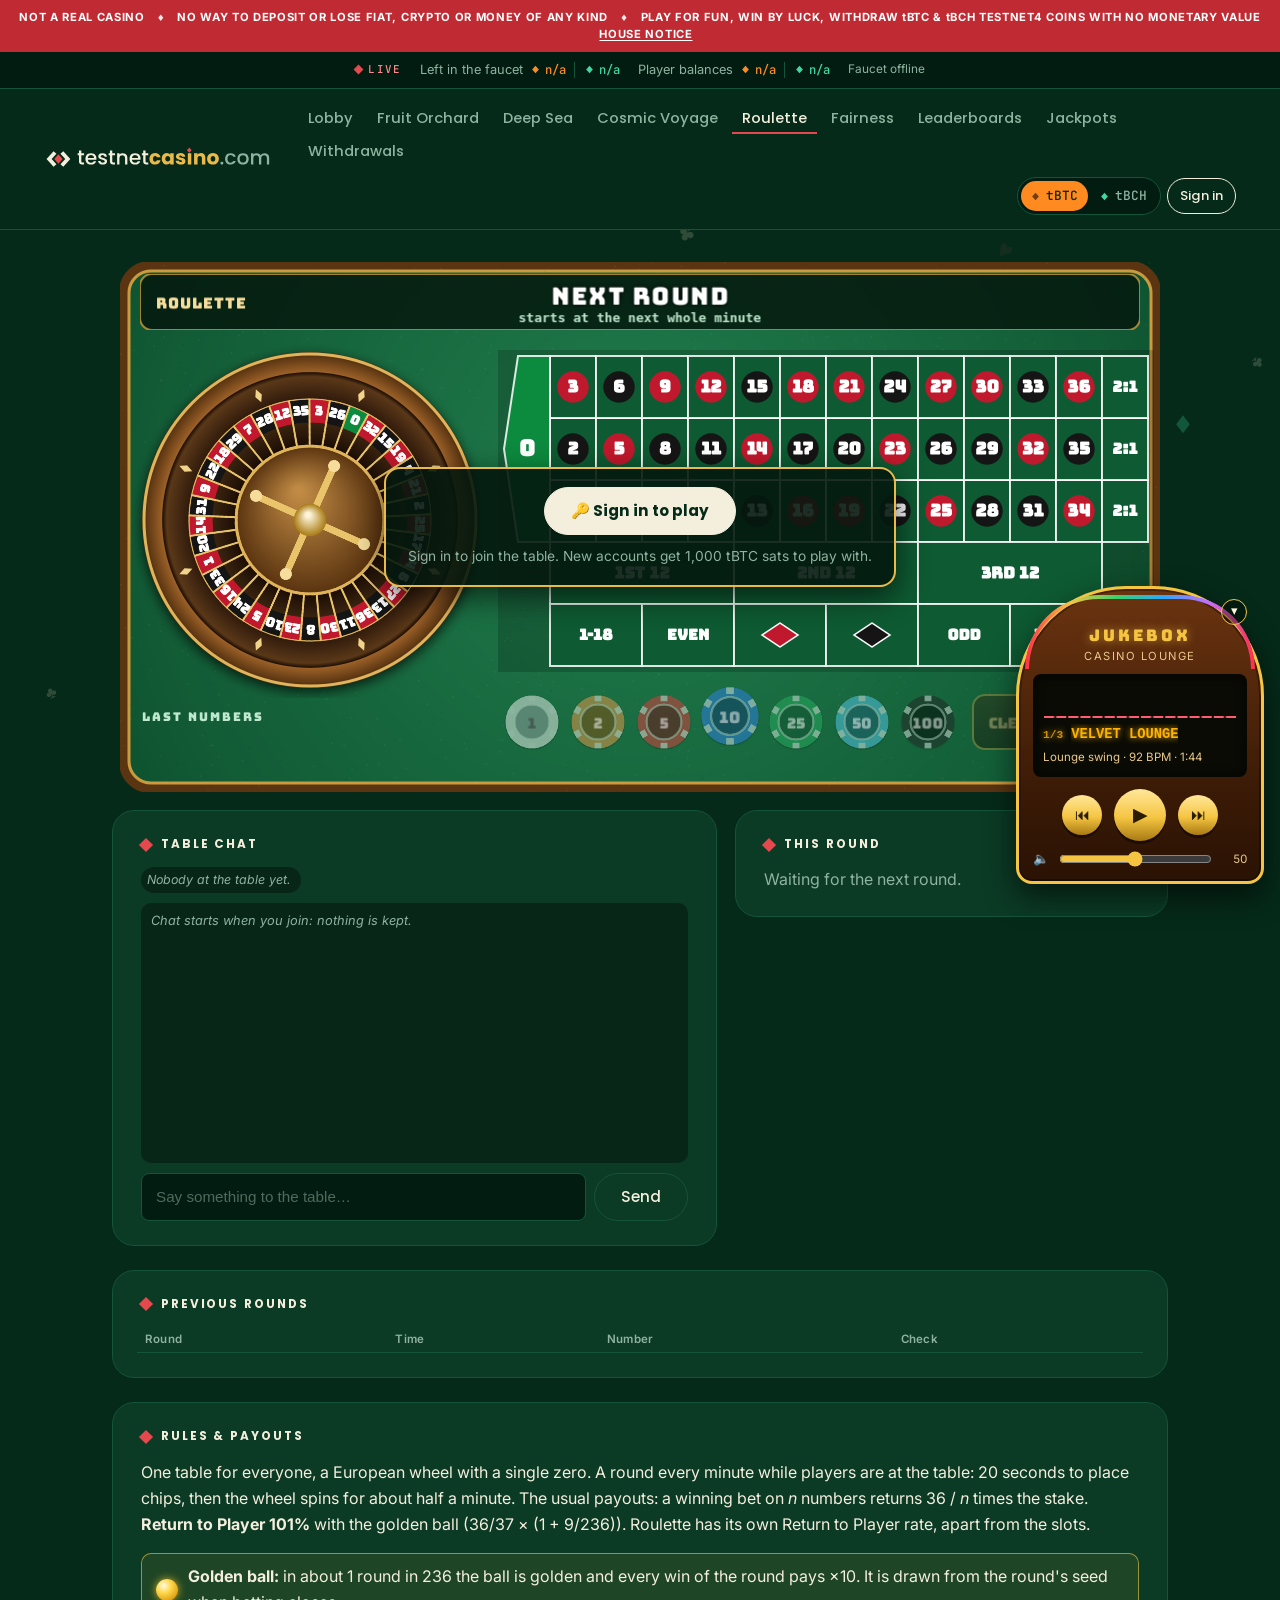
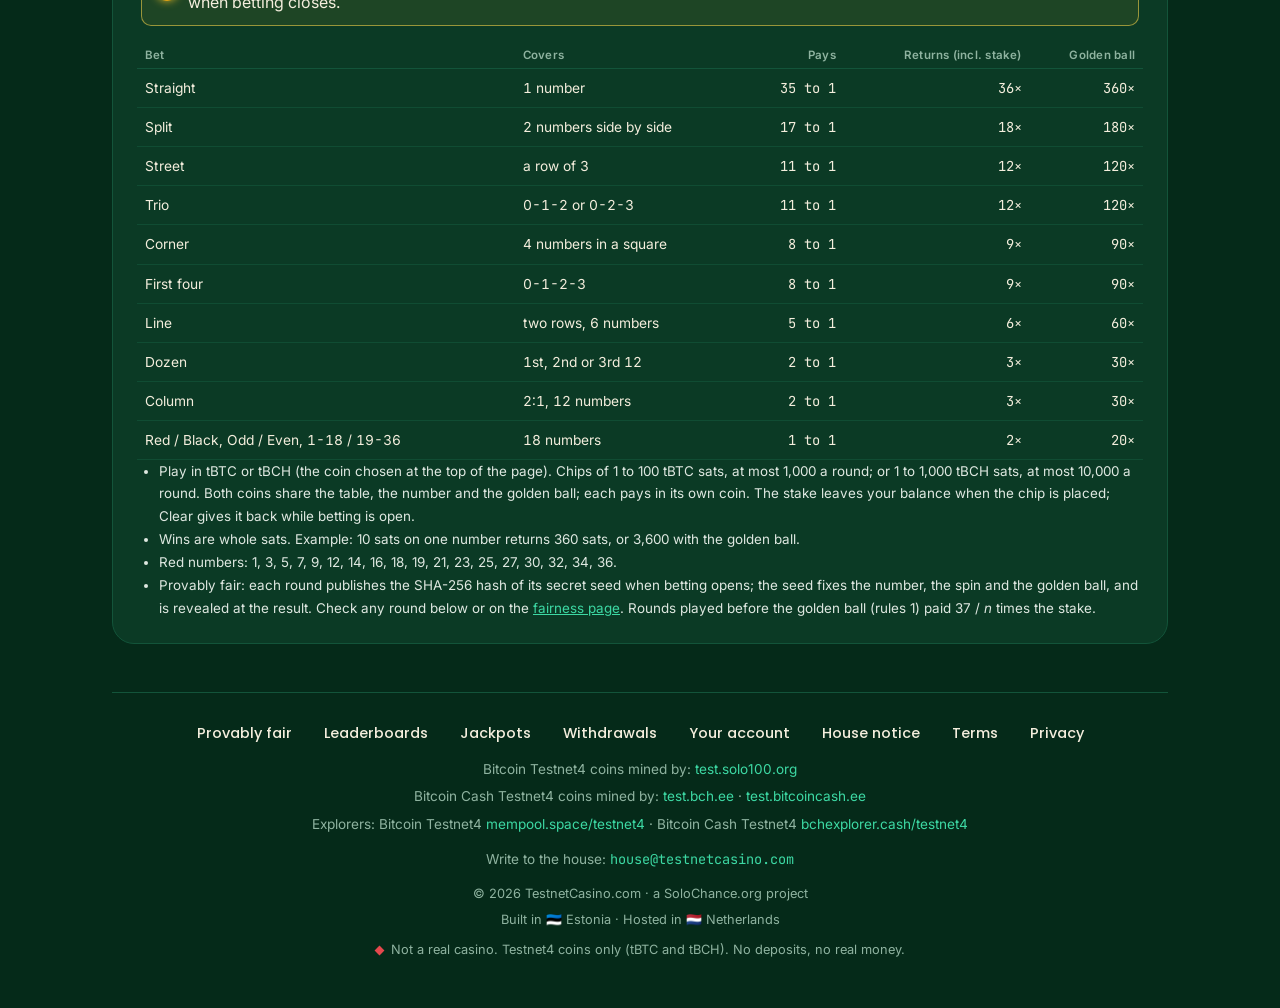
<file: games/roulette.html>
<!doctype html>
<html lang="en">
<head>
  <meta charset="utf-8">
  <meta name="viewport" content="width=device-width, initial-scale=1">
  <title>Roulette · TestnetCasino.com</title>
  <meta name="description" content="Live roulette on TestnetCasino.com: one table for everyone, a round every minute, a golden ball and a 101% Return to Player rate. Testnet4 coins only.">
  <!-- site:head -->
  <link rel="canonical" href="https://testnetcasino.com/games/roulette.html">
  <meta property="og:type" content="website">
  <meta property="og:url" content="https://testnetcasino.com/games/roulette.html">
  <meta property="og:title" content="Roulette · TestnetCasino.com">
  <meta property="og:description" content="Live roulette on TestnetCasino.com: one table for everyone, a round every minute, a golden ball and a 101% Return to Player rate. Testnet4 coins only.">
  <meta property="og:locale" content="en_US">
  <meta name="theme-color" content="#052a19">
  <link rel="icon" href="../favicon.ico" sizes="48x48">
  <link rel="icon" href="../assets/img/favicon.svg" type="image/svg+xml">
  <link rel="apple-touch-icon" href="../assets/img/apple-touch-icon.png">
  <link rel="manifest" href="../site.webmanifest">
  <meta property="og:site_name" content="TestnetCasino.com">
  <meta property="og:image" content="https://testnetcasino.com/assets/img/og-image.png">
  <meta property="og:image:width" content="1200">
  <meta property="og:image:height" content="630">
  <meta property="og:image:alt" content="testnetcasino.com: tBTC and tBCH Testnet4 faucet. No real money, no deposits.">
  <meta name="twitter:card" content="summary_large_image">
  <link rel="preconnect" href="https://fonts.googleapis.com">
  <link rel="preconnect" href="https://fonts.gstatic.com" crossorigin>
  <link href="https://fonts.googleapis.com/css2?family=Bungee&family=Inter:wght@400;500;600&family=JetBrains+Mono:wght@400;500&family=Poppins:wght@500;700&display=swap" rel="stylesheet">
  <!-- /site:head -->
  <link rel="stylesheet" href="../assets/css/style.css?v=20261113i">
</head>
<body class="theme-roulette" data-page="roulette">
  <a class="skip-link" href="#app">Skip to the table</a>
  <canvas id="casino-bg" aria-hidden="true"></canvas>
  <canvas id="coin-shower" aria-hidden="true"></canvas>

  <!-- site:warning -->
  <div class="warning-strip" role="note">
    <span>NOT A REAL CASINO</span><span class="ws-sep" aria-hidden="true">♦</span><span>NO WAY TO DEPOSIT OR LOSE FIAT, CRYPTO OR MONEY OF ANY KIND</span><span class="ws-sep" aria-hidden="true">♦</span><span>PLAY FOR FUN, WIN BY LUCK, WITHDRAW tBTC &amp; tBCH TESTNET4 COINS WITH NO MONETARY VALUE</span>
    <a href="../#notice">HOUSE NOTICE</a>
  </div>
  <!-- /site:warning -->

  <!-- site:faucet -->
  <section class="faucet-bar" id="faucet-bar" aria-label="Faucet status"></section>
  <!-- /site:faucet -->

  <!-- site:nav -->
  <header class="site-head">
    <div class="sh-inner">
      <a class="sh-logo" href="../"><img src="../assets/img/logo-horizontal.svg" alt="TestnetCasino.com" width="230" height="28"></a>
      <span class="sh-coin" id="sh-coin"></span>
      <button type="button" class="sh-menu" id="sh-menu" aria-expanded="false" aria-controls="site-nav" aria-label="Menu"><span></span><span></span><span></span></button>
      <div class="sh-drawer" id="site-nav">
        <nav class="nav-bar" aria-label="Site">
          <a class="nav-link" href="../">Lobby</a>
          <a class="nav-link" href="fruit-orchard.html">Fruit Orchard</a>
          <a class="nav-link" href="deep-sea.html">Deep Sea</a>
          <a class="nav-link" href="cosmic-voyage.html">Cosmic Voyage</a>
          <a class="nav-link" href="roulette.html" aria-current="page">Roulette</a>
          <a class="nav-link" href="../fairness.html">Fairness</a>
          <a class="nav-link" href="../leaderboards.html">Leaderboards</a>
          <a class="nav-link" href="../jackpots.html">Jackpots</a>
          <a class="nav-link" href="../withdrawals.html">Withdrawals</a>
        </nav>
        <span class="auth-nav" id="auth-nav"><a class="chip-link auth-pill" href="../login.html">Sign in</a></span>
      </div>
    </div>
  </header>
  <!-- /site:nav -->

  <div class="page">

    <h1 class="sr-only">Roulette: one live table</h1>
    <main id="app" tabindex="-1">
      <noscript><p class="panel">The roulette table needs JavaScript.</p></noscript>
    </main>

    <!-- site:footer -->
    <footer class="casino-footer">
      <div class="cf-links">
        <a href="../fairness.html">Provably fair</a>
        <a href="../leaderboards.html">Leaderboards</a>
        <a href="../jackpots.html">Jackpots</a>
        <a href="../withdrawals.html">Withdrawals</a>
        <a href="../account.html">Your account</a>
        <a href="../index.html#notice">House notice</a>
        <a href="../legal/terms-of-service.pdf" type="application/pdf">Terms<span class="sr-only"> of Service (PDF)</span></a>
        <a href="../legal/privacy-policy.pdf" type="application/pdf">Privacy<span class="sr-only"> Policy (PDF)</span></a>
      </div>
      <div class="cf-networks">
        <div>Bitcoin Testnet4 coins mined by: <a href="https://test.solo100.org" rel="noopener">test.solo100.org</a></div>
        <div>Bitcoin Cash Testnet4 coins mined by: <a href="https://test.bch.ee" rel="noopener">test.bch.ee</a> · <a href="https://test.bitcoincash.ee" rel="noopener">test.bitcoincash.ee</a></div>
        <div>Explorers: Bitcoin Testnet4 <a href="https://mempool.space/testnet4/" rel="noopener">mempool.space/testnet4</a> · Bitcoin Cash Testnet4 <a href="https://bchexplorer.cash/testnet4/" rel="noopener">bchexplorer.cash/testnet4</a></div>
      </div>
      <div class="cf-contact">Write to the house: <a href="mailto:house@testnetcasino.com">house@testnetcasino.com</a></div>
      <div class="cf-bottom">
        <div>© 2026 TestnetCasino.com · a <a class="cf-solochance" href="https://solochance.org" rel="noopener">SoloChance.org</a> project</div>
        <div>Built in 🇪🇪 Estonia · Hosted in 🇳🇱 Netherlands</div>
        <div class="cf-disclaimer"><span class="cf-pip" aria-hidden="true"></span> Not a real casino. Testnet4 coins only (tBTC and tBCH). No deposits, no real money.</div>
      </div>
    </footer>
    <!-- /site:footer -->
  </div>

  <script src="../assets/js/config.js?v=20261113i"></script>
  <script src="../assets/js/api.js?v=20261113i"></script>
  <script src="../assets/js/units.js?v=20261113i"></script>
  <script src="../assets/js/faucet.js?v=20261113i"></script>
  <script src="../assets/js/auth.js?v=20261113i"></script>
  <script src="../assets/js/fx.js?v=20261113i"></script>
  <script src="../assets/js/audio.js?v=20261113i"></script>
  <script src="../assets/js/fairness-engine.js?v=20261113i"></script>
  <script src="../assets/vendor/pixi-8.22.0.min.js"></script>
  <script src="../assets/js/roulette.js?v=20261113i"></script>
  <script src="../assets/js/music.js?v=20261113i"></script>
</body>
</html>
</file>
<file: assets/css/style.css>
/* ═══════════════════════════════════════════════════════════════════════════
   TestnetCasino.com: the site (brand kit "Bracket Diamond": felt, ivory, gold for the house,
   diamond red for the pip, mint for tBCH). Fonts: Poppins (headings, buttons), Inter (text),
   JetBrains Mono (amounts, addresses, hashes). The machines and the lobby cards keep their own
   skins and the Bungee sign font.
   Static, GitHub Pages friendly.
   ═══════════════════════════════════════════════════════════════════════════ */

:root {
  /* Brand tokens (testnetcasino-brand/tokens.css) */
  --tc-felt-950: #031C11;
  --tc-felt-900: #052A19;   /* page background */
  --tc-felt-800: #0B3A25;   /* cards, panels */
  --tc-felt-700: #13543A;   /* borders, dividers, hover surfaces */
  --tc-felt-500: #4F6B5D;
  --tc-felt-300: #8FB3A0;   /* muted text on felt */
  --tc-ivory: #F4EEDD;      /* text on felt, primary buttons */
  --tc-ivory-dim: #CFC8B2;
  --tc-gold: #E9B949;       /* the house: "casino", jackpots, headline accents. Not buttons. */
  --tc-gold-deep: #8A5A00;
  --tc-red: #E5484D;        /* the pip: shapes and notices, not small text on felt */
  --tc-red-deep: #C02B33;
  --tc-mint: #3DD9A4;       /* links, success, the tBCH network colour */
  --tc-orange: #FF8A1F;     /* the tBTC network colour */
  --tc-net-tbch: var(--tc-mint);
  --tc-net-tbtc: var(--tc-orange);
  --tc-net: var(--tc-net-tbch);   /* the coin in play: set per element with data-coin */
  --tc-radius-sm: 8px;
  --tc-radius-md: 14px;
  --tc-radius-lg: 22px;

  /* Older names, still used by the game skins and the pages */
  --felt:       #0b5132;
  --felt-dark:  var(--tc-felt-900);
  --gold:       var(--tc-gold);
  --gold-light: #F3D27E;
  --gold-dark:  #a87a12;
  --gold-deep:  #5c4410;
  --red:        var(--tc-red);
  --red-dark:   #7a0d17;
  --cream:      var(--tc-ivory);
  --muted:      var(--tc-felt-300);
  --panel-bg:   var(--tc-felt-800);
  --border:     var(--tc-felt-700);
  --lcd-amber:  #ffb300;
  --lcd-green:  var(--tc-mint);

  /* Cabinet skin (overridden per game) */
  --topper-a:   #c21f33;
  --topper-b:   #7a0d17;
  --cab-a:      #2a0a10;
  --cab-b:      #14050a;
  --cab-ring:   #3b0b12;
  --cab-glow:   rgba(215, 38, 61, .25);
  --reel-bg:    linear-gradient(180deg, #cfc6b0 0%, #fffdf6 16%, #fffdf6 84%, #cfc6b0 100%);

  --display: "Poppins", system-ui, sans-serif;
  --body: "Inter", system-ui, -apple-system, "Segoe UI", sans-serif;
  --mono: "JetBrains Mono", ui-monospace, "SF Mono", Menlo, Consolas, monospace;
  --sign: "Bungee", "Poppins", system-ui, sans-serif;   /* game skins only */
  --emoji: "Apple Color Emoji", "Segoe UI Emoji", "Noto Color Emoji", sans-serif;
  color-scheme: dark;
}

* { box-sizing: border-box; }
html { -webkit-text-size-adjust: 100%; scroll-behavior: smooth; }
body {
  margin: 0;
  font: 400 16px/1.6 var(--body);
  color: var(--tc-ivory);
  min-height: 100vh;
  overflow-x: hidden;
  background-color: var(--tc-felt-900);
  -webkit-font-smoothing: antialiased;
}
a { color: var(--tc-mint); }
a:hover { color: #7FE9C4; }
:focus-visible { outline: 3px solid var(--tc-mint); outline-offset: 2px; }
h1, h2, h3 { font-family: var(--display); font-weight: 700; }

#casino-bg, #coin-shower { position: fixed; inset: 0; width: 100%; height: 100%; pointer-events: none; }
#casino-bg { z-index: 0; }
#coin-shower { z-index: 300; }
body[data-page="lobby"] #casino-bg { opacity: .35; }

.page { position: relative; z-index: 1; max-width: 1104px; margin: 0 auto; padding: 32px 24px 48px; }

/* ── Warning strip (every page) ── */
.warning-strip {
  position: relative; z-index: 2; display: block;
  background: var(--tc-red-deep); color: #fff; padding: 9px 16px;
  font: 700 .7rem/1.5 var(--body); letter-spacing: .06em; text-align: center;
}
.warning-strip .ws-sep { display: inline-block; margin: 0 12px; font-size: .8em; opacity: .9; }
.warning-strip a { display: inline-block; margin-left: 12px; }
.warning-strip a { color: #fff; text-decoration: underline; text-underline-offset: 2px; }
.warning-strip a:hover { color: var(--tc-ivory); }

/* ── Site header: logo, links, account ── */
.site-head { position: relative; z-index: 5; background: var(--tc-felt-900); border-bottom: 1px solid var(--tc-felt-700); }
.sh-inner { max-width: 1240px; margin: 0 auto; padding: 14px 24px; display: flex; align-items: center; gap: 12px 24px; flex-wrap: wrap; }
.sh-logo { display: inline-flex; flex: none; }
.sh-logo img { display: block; width: 230px; height: auto; }
.sh-drawer { flex: 1; display: flex; align-items: center; justify-content: flex-end; gap: 10px 18px; flex-wrap: wrap; min-width: 0; }
.nav-bar { display: flex; align-items: center; flex-wrap: wrap; gap: 2px 4px; }
.nav-link {
  padding: 6px 10px; border-radius: var(--tc-radius-sm); text-decoration: none; white-space: nowrap;
  font: 500 .92rem/1.3 var(--display); color: var(--tc-felt-300); transition: color .15s, background .15s;
}
.nav-link:hover { color: var(--tc-ivory); background: rgba(19, 84, 58, .55); }
.nav-link[aria-current="page"] { color: var(--tc-ivory); box-shadow: inset 0 -2px 0 var(--tc-red); border-radius: 0; }
.sh-menu { display: none; }
@media (max-width: 1100px) {
  .sh-drawer { flex-basis: 100%; justify-content: space-between; }
}
@media (max-width: 760px) {
  .sh-inner { padding: 12px 16px; flex-wrap: nowrap; justify-content: space-between; }
  .sh-logo img { width: 190px; }
  .sh-menu {
    display: inline-flex; flex-direction: column; justify-content: center; gap: 4px; width: 44px; height: 44px; padding: 0 11px;
    background: none; border: 1px solid var(--tc-felt-700); border-radius: var(--tc-radius-sm); cursor: pointer;
  }
  .sh-menu span { display: block; height: 2px; background: var(--tc-ivory); border-radius: 2px; transition: transform .2s, opacity .2s; }
  .sh-menu[aria-expanded="true"] span:nth-child(1) { transform: translateY(6px) rotate(45deg); }
  .sh-menu[aria-expanded="true"] span:nth-child(2) { opacity: 0; }
  .sh-menu[aria-expanded="true"] span:nth-child(3) { transform: translateY(-6px) rotate(-45deg); }
  .sh-drawer {
    display: none; position: absolute; left: 0; right: 0; top: 100%; padding: 10px 16px 18px; flex-direction: column; align-items: stretch;
    background: var(--tc-felt-900); border-bottom: 1px solid var(--tc-felt-700); box-shadow: 0 18px 30px rgba(0,0,0,.45);
  }
  .site-head.is-open .sh-drawer { display: flex; }
  .nav-bar { flex-direction: column; align-items: stretch; gap: 0; }
  .nav-link { padding: 11px 4px; font-size: 1rem; border-bottom: 1px solid rgba(19,84,58,.6); border-radius: 0; }
  .nav-link[aria-current="page"] { box-shadow: inset 3px 0 0 var(--tc-red); padding-left: 12px; }
  .auth-nav { justify-content: flex-start !important; }
}

/* Account chips beside the links */
.chip-link {
  display: inline-flex; align-items: center; gap: 8px; min-height: 40px; padding: 7px 16px; border-radius: 999px;
  font: 500 .88rem/1.2 var(--display); color: var(--tc-ivory); text-decoration: none; white-space: nowrap;
  background: transparent; border: 1px solid var(--tc-felt-700); transition: background .15s, border-color .15s;
}
.chip-link:hover { background: var(--tc-felt-800); border-color: var(--tc-felt-300); color: var(--tc-ivory); }
.chip-link[aria-current="page"] { border-color: var(--tc-ivory); }
.chip-emoji { font-family: var(--emoji); }
.chip-balance {
  display: inline-flex; align-items: center; gap: 6px; min-height: 40px; padding: 6px 14px; border-radius: 999px; white-space: nowrap;
  background: var(--tc-felt-800); border: 1px solid var(--tc-felt-700); color: var(--tc-net);
  font: 500 .86rem/1.2 var(--mono);
}
.chip-balance strong { font-weight: 500; }
.flash-up { animation: flashUp .8s ease-out; }
@keyframes flashUp { 0% { color: #fff; text-shadow: 0 0 12px var(--tc-mint); } }

/* ── Divider ── */
.gold-divider { border: none; height: 1px; margin: 32px 0; background: var(--tc-felt-700); }

/* ── Panels ── */
.panel, .card {
  position: relative; background: var(--tc-felt-800); border: 1px solid var(--tc-felt-700); border-radius: var(--tc-radius-lg);
  padding: 26px 28px 24px; margin: 24px 0;
}
.card { margin: 0; padding: 24px 28px; }
/* The panel's eyebrow: small capitals after a red pip. */
.panel-label, .eyebrow {
  display: flex; align-items: center; gap: 10px; margin: 0 0 14px; padding: 0;
  font: 700 .74rem/1.3 var(--display); letter-spacing: .16em; color: var(--tc-ivory);
}
.panel-label::before, .eyebrow::before {
  content: ""; flex: none; width: 10px; height: 10px; background: var(--tc-red); transform: rotate(45deg);
}
.panel-sub { margin: -4px 0 16px; color: var(--tc-felt-300); font-size: .92rem; }

/* House notice (the "not a real casino" warning) */
.notice h2 { font-size: 1.3rem; line-height: 1.25; margin: 0 0 8px; color: var(--tc-ivory); }
.notice .eyebrow, .notice .panel-label { margin: 0 0 12px; font-size: .74rem; color: var(--tc-ivory); }   /* .notice p would take the eyebrow's space and colour */
.notice p { margin: 0; color: var(--tc-felt-300); font-size: .95rem; }
.notice strong { color: var(--tc-ivory); font-weight: 600; }
.notice-body { display: flex; gap: 16px; align-items: flex-start; }
.notice-icon { display: none; }

/* ── Buttons: ivory primary, outlined secondary. Gold is never a button. ── */
.btn-primary, .btn-outline, .btn-gold, .btn-red {
  display: inline-flex; align-items: center; justify-content: center; gap: 8px; min-height: 48px; padding: 11px 26px;
  font: 700 .95rem/1.2 var(--display); text-decoration: none; white-space: nowrap;
  border-radius: 999px; cursor: pointer; transition: background .15s, border-color .15s, color .15s, transform .15s;
}
.btn-primary, .btn-red { color: var(--tc-felt-900); background: var(--tc-ivory); border: 1px solid var(--tc-ivory); }
.btn-primary:hover, .btn-red:hover { color: var(--tc-felt-900); background: #fffaf0; }
.btn-outline, .btn-gold { color: var(--tc-ivory); background: transparent; border: 1px solid var(--tc-felt-700); font-weight: 500; }
.btn-outline:hover, .btn-gold:hover { color: var(--tc-ivory); border-color: var(--tc-felt-300); background: rgba(19,84,58,.45); }
.btn-primary:active, .btn-outline:active, .btn-gold:active, .btn-red:active { transform: translateY(1px); }
.btn-primary:disabled, .btn-outline:disabled, .btn-gold:disabled, .btn-red:disabled, .btn-ghost:disabled { opacity: .45; cursor: not-allowed; transform: none; }
.btn-ghost {
  display: inline-flex; align-items: center; gap: 6px; min-height: 36px; padding: 7px 14px; border-radius: 999px; cursor: pointer;
  font: 500 .82rem var(--display); color: var(--tc-ivory); background: transparent; border: 1px solid var(--tc-felt-700);
}
.btn-ghost:hover:not(:disabled) { background: var(--tc-felt-800); border-color: var(--tc-felt-300); }

/* ── Lobby hero ── */
.hero { display: grid; grid-template-columns: minmax(0, 1.35fr) minmax(0, 1fr); gap: 32px 48px; align-items: center; padding: 28px 0 20px; }
.hero-main .eyebrow { font-family: var(--mono); font-weight: 500; letter-spacing: .18em; }
.hero-title { margin: 0; font-size: clamp(2.3rem, 5.4vw, 3.7rem); line-height: 1.04; letter-spacing: -.02em; color: var(--tc-ivory); text-wrap: balance; }
.hero-title em { font-style: normal; color: var(--tc-gold); }
.hero-rtp { margin: 16px 0 0; font: 500 1.08rem/1.4 var(--display); color: var(--tc-ivory); }
.hero-rtp strong { color: var(--tc-gold); font-weight: 700; }
.tagline { margin: 14px 0 0; max-width: 560px; font-size: 1.08rem; color: var(--tc-ivory-dim); }
.hero-cta { display: flex; gap: 12px; flex-wrap: wrap; margin-top: 28px; }
.hero-side { display: grid; gap: 16px; }
@media (max-width: 860px) {
  .hero { grid-template-columns: 1fr; gap: 24px; padding-top: 8px; }
  .hero-side { grid-template-columns: 1fr; }
  .hero-side .daily-bonus { order: -1; }
}
@media (max-width: 520px) {
  .page { padding: 20px 16px 40px; }
  .hero-cta > * { flex: 1 1 100%; }
  .panel { padding: 22px 18px 20px; border-radius: var(--tc-radius-md); }
  .card { padding: 20px 18px; border-radius: var(--tc-radius-md); }
}

.games { display: grid; grid-template-columns: repeat(auto-fit, minmax(250px, 1fr)); gap: 20px; }
.game-card {
  display: flex; flex-direction: column; text-decoration: none; color: var(--cream);
  border-radius: 18px 18px 14px 14px; overflow: hidden;
  background: linear-gradient(180deg, var(--cab-a), var(--cab-b));
  border: 3px solid var(--gold); box-shadow: 0 0 0 4px var(--cab-ring), 0 0 0 6px var(--gold-dark), 0 12px 30px rgba(0,0,0,.5);
  transition: transform .2s, box-shadow .2s;
}
.game-card:hover { transform: translateY(-4px); color: var(--cream); box-shadow: 0 0 0 4px var(--cab-ring), 0 0 0 6px var(--gold-dark), 0 16px 40px rgba(0,0,0,.6), 0 0 40px var(--cab-glow); }
.gc-topper {
  position: relative; padding: 14px 12px 12px; text-align: center;
  background: linear-gradient(180deg, var(--topper-a), var(--topper-b)); border-bottom: 3px solid var(--gold);
}
.gc-topper h3 {
  margin: 0; font-family: var(--sign); font-size: 1.15rem; letter-spacing: 2px; color: var(--gold-light);
  text-shadow: 0 2px 0 var(--gold-dark), 0 0 14px rgba(245,197,66,.6);
}
.gc-reels { display: grid; grid-template-columns: repeat(5, 1fr); gap: 4px; margin: 14px 14px 0; padding: 5px; background: #0d0306; border: 2px solid var(--gold-dark); border-radius: 10px; }
.gc-reels span { background: var(--reel-bg); border-radius: 6px; font-family: var(--emoji); font-size: 1.7rem; text-align: center; padding: 8px 0; line-height: 1.2; }
.gc-body { padding: 14px 16px 18px; display: flex; flex-direction: column; gap: 8px; flex: 1; }
.gc-body p { margin: 0; color: var(--muted); font-size: .92rem; }
.gc-play { align-self: flex-start; margin-top: auto; }

/* Each card is a small version of its machine. */
/* 🍒 Fruit Orchard: wooden crate, striped awning, tilted wooden sign, price-tag Play */
.game-card.theme-orchard {
  border: 6px solid #5b3412; border-radius: 18px;
  background:
    repeating-linear-gradient(180deg, transparent 0 46px, rgba(0,0,0,.3) 46px 48px),
    repeating-linear-gradient(90deg, rgba(255,255,255,.04) 0 2px, transparent 2px 7px),
    linear-gradient(180deg, #b07138, #8a5527 60%, #6e421c);
  box-shadow: 0 10px 0 #3f230b, 0 18px 30px rgba(0,0,0,.55);
}
.game-card.theme-orchard:hover { box-shadow: 0 10px 0 #3f230b, 0 22px 40px rgba(0,0,0,.6), 0 0 40px rgba(255,214,102,.4); }
.gc-awning {
  position: relative; height: 26px; margin: 12px 0 14px;
  background: repeating-linear-gradient(90deg, #d7263d 0 22px, #fff6dc 22px 44px); box-shadow: inset 0 -6px 10px rgba(0,0,0,.2);
}
.gc-awning::after { /* scalloped edge */
  content: ""; position: absolute; left: 0; right: 0; top: 100%; height: 11px;
  background:
    radial-gradient(circle at 11px 0, #d7263d 10px, transparent 11px) 0 0 / 44px 11px repeat-x,
    radial-gradient(circle at 33px 0, #fff6dc 10px, transparent 11px) 0 0 / 44px 11px repeat-x;
  filter: drop-shadow(0 3px 2px rgba(0,0,0,.3));
}
.gc-bulbs { position: absolute; left: 4px; right: 4px; top: -5px; height: 9px; }
.gc-bulbs::before, .gc-bulbs::after {
  content: ""; position: absolute; inset: 0;
  background: radial-gradient(circle, #ffe79a 0 3px, transparent 4px) 0 50% / 22px 9px repeat-x;
  filter: drop-shadow(0 0 4px rgba(255,231,154,.95)); animation: chase .9s steps(1) infinite;
}
.gc-bulbs::after { background-position: 11px 50%; animation-delay: .45s; }
.theme-orchard .gc-topper {
  width: fit-content; max-width: calc(100% - 28px); margin: 0 auto; padding: 9px 18px 8px; border: 3px solid #5b3412; border-radius: 10px;
  background: repeating-linear-gradient(90deg, rgba(0,0,0,.06) 0 3px, transparent 3px 9px), linear-gradient(180deg, #c3843f, #8a5527);
  box-shadow: 0 6px 14px rgba(0,0,0,.45), inset 0 2px 0 rgba(255,255,255,.25); transform: rotate(-1.2deg);
}
.theme-orchard .gc-topper h3 { color: #fff6dc; text-shadow: 0 2px 0 #5b3412, 0 0 14px rgba(255,214,102,.6); }
.theme-orchard .gc-reels { background: #2a1608; border-color: #5b3412; }
.theme-orchard .gc-body p, .theme-orchard .gc-feats { color: #f6e6c8; }
.theme-orchard .gc-feats b { color: #ffd166; }
.theme-orchard .gc-play {
  padding: 9px 22px 9px 30px; border-radius: 0; color: #3b2109; background: linear-gradient(180deg, #f6e3b8, #e2c38a);
  clip-path: polygon(14px 0, 100% 0, 100% 100%, 14px 100%, 0 50%); box-shadow: none; transform: rotate(-3deg);
  filter: drop-shadow(0 3px 0 #9c7a44) drop-shadow(0 5px 5px rgba(0,0,0,.35));
}

/* 🐚 Deep Sea: riveted brass-trimmed hull, brass nameplate, porthole reels, brass Play */
.game-card.theme-deepsea {
  position: relative; border: 6px solid #8c6b3e; border-radius: 30px;
  background: radial-gradient(ellipse at 50% 0%, rgba(140,220,255,.18), transparent 60%), linear-gradient(180deg, #2f5566 0%, #173040 55%, #0b1c27 100%);
  box-shadow: 0 0 0 3px #3b2a12, 0 14px 30px rgba(0,0,0,.6), inset 0 0 24px rgba(0,0,0,.6);
}
.game-card.theme-deepsea:hover { box-shadow: 0 0 0 3px #3b2a12, 0 18px 40px rgba(0,0,0,.65), inset 0 0 24px rgba(0,0,0,.6), 0 0 44px rgba(46,197,255,.45); }
.game-card.theme-deepsea::before { /* rivets along the top and bottom */
  content: ""; position: absolute; inset: 4px; border-radius: 24px; pointer-events: none;
  background:
    radial-gradient(circle, #f0d38a 0 2.5px, #6b4e22 3px, transparent 3.5px) 0 0 / 24px 10px repeat-x,
    radial-gradient(circle, #f0d38a 0 2.5px, #6b4e22 3px, transparent 3.5px) 0 100% / 24px 10px repeat-x;
  opacity: .85;
}
.theme-deepsea .gc-jp { margin-top: 16px; }
.theme-deepsea .gc-topper {
  width: fit-content; max-width: calc(100% - 20px); margin: 12px auto 0; padding: 8px 16px; border: 0; border-radius: 10px;
  background: linear-gradient(180deg, #f6dd9b, #c99a3e 50%, #a87a12); box-shadow: 0 4px 0 #5c4410, 0 8px 14px rgba(0,0,0,.4), inset 0 1px 0 #fff6dc;
}
.theme-deepsea .gc-topper h3 { font-size: .98rem; letter-spacing: 1px; white-space: nowrap; color: #3b2a12; text-shadow: 0 1px 0 rgba(255,246,220,.6); }
.theme-deepsea .gc-reels { border: 3px solid #b08d57; border-radius: 22px; padding: 7px; background: #04121c; box-shadow: 0 0 0 2px #3b2a12, inset 0 0 12px rgba(0,0,0,.8); }
.theme-deepsea .gc-reels span { border-radius: 10px; }
.theme-deepsea .gc-body p, .theme-deepsea .gc-feats { color: #d8f3ff; }
.theme-deepsea .gc-feats b { color: #f0d38a; }
.theme-deepsea .gc-play { color: #3b2a12; background: linear-gradient(180deg, #f6dd9b, #c99a3e 50%, #a87a12); box-shadow: 0 3px 0 #5c4410, 0 6px 14px rgba(0,0,0,.35), inset 0 1px 0 #fff6dc; }

/* 🚀 Cosmic Voyage: cut-corner starship panel, neon edge, holographic title, neon Play */
.game-card.theme-cosmic {
  --cut: 18px; border: 2px solid transparent; border-radius: 0; box-shadow: inset 0 0 24px rgba(138,70,240,.3);
  clip-path: polygon(var(--cut) 0, calc(100% - var(--cut)) 0, 100% var(--cut), 100% calc(100% - var(--cut)), calc(100% - var(--cut)) 100%, var(--cut) 100%, 0 calc(100% - var(--cut)), 0 var(--cut));
  background:
    linear-gradient(rgba(46,197,255,.07) 1px, transparent 1px) 0 0 / 100% 22px padding-box,
    linear-gradient(90deg, rgba(46,197,255,.07) 1px, transparent 1px) 0 0 / 22px 100% padding-box,
    radial-gradient(ellipse at 50% 0%, rgba(138,70,240,.35), transparent 60%) padding-box,
    linear-gradient(180deg, #120a2e, #07041a) padding-box,
    linear-gradient(135deg, #b388ff, #2ec5ff 50%, #ff5ac8) border-box;
}
/* clip-path would cut an outer glow away, so the glow is inside the panel */
.game-card.theme-cosmic:hover { box-shadow: inset 0 0 36px rgba(179,136,255,.5), inset 0 0 0 1px rgba(159,240,255,.5); }
.theme-cosmic .gc-jp { margin: 14px 16px 0; }
.theme-cosmic .gc-topper { background: none; border-bottom: 1px solid rgba(46,197,255,.35); }
.theme-cosmic .gc-topper h3 {
  background: linear-gradient(90deg, #9ff0ff, #e0c3ff, #ff9ae6, #9ff0ff); background-size: 200% 100%;
  -webkit-background-clip: text; background-clip: text; color: transparent; text-shadow: none;
  filter: drop-shadow(0 0 8px rgba(179,136,255,.8)); animation: holo 6s linear infinite;
}
.theme-cosmic .gc-reels { background: #07041a; border: 2px solid #8a46f0; box-shadow: 0 0 14px rgba(179,136,255,.45); }
.theme-cosmic .gc-body p, .theme-cosmic .gc-feats { color: #e0eaff; }
.theme-cosmic .gc-feats b { color: #9ff0ff; }
.theme-cosmic .gc-play { color: #fff; background: linear-gradient(180deg, #ff5ac8, #8a46f0); box-shadow: 0 3px 0 #3b1478, 0 0 16px rgba(255,90,200,.55); text-shadow: 0 1px 0 rgba(0,0,0,.3); }

/* 🎡 Roulette: green felt inside a polished mahogany rail, a gold plaque, the last numbers as pockets, a chip Play */
.game-card.theme-roulette {
  border: 8px solid #5a1f12; border-radius: 26px;
  background:
    radial-gradient(ellipse at 50% 30%, rgba(255,255,255,.08), transparent 65%),
    radial-gradient(circle, rgba(0,0,0,.12) 1px, transparent 1.5px) 0 0 / 6px 6px,
    linear-gradient(180deg, #1f7a4a, #125c36 60%, #0a4427);
  box-shadow: 0 0 0 2px #c9a24a, 0 0 0 5px #2e0d06, inset 0 0 0 2px rgba(255,214,140,.25), inset 0 0 30px rgba(0,0,0,.55), 0 14px 30px rgba(0,0,0,.55);
}
.game-card.theme-roulette:hover { box-shadow: 0 0 0 2px #c9a24a, 0 0 0 5px #2e0d06, inset 0 0 0 2px rgba(255,214,140,.25), inset 0 0 30px rgba(0,0,0,.55), 0 18px 40px rgba(0,0,0,.6), 0 0 40px rgba(46,204,113,.4); }
.gc-live { display: flex; align-items: center; justify-content: center; gap: 6px; margin: 14px 16px 0; padding: 7px 10px; border-radius: 999px;
  background: rgba(0,0,0,.4); border: 1px solid rgba(255,255,255,.15); font: 700 .72rem var(--body); letter-spacing: 1px; color: #e9ffe9; }
.gc-live-dot { width: 9px; height: 9px; border-radius: 50%; background: #2ecc71; box-shadow: 0 0 8px #2ecc71; animation: live-pulse 1.6s ease-in-out infinite; }
@keyframes live-pulse { 50% { opacity: .35; } }
.theme-roulette .gc-topper {
  width: fit-content; max-width: calc(100% - 28px); margin: 12px auto 0; padding: 8px 18px; border: 0; border-radius: 8px;
  background: linear-gradient(180deg, #f6dd9b, #c99a3e 50%, #a87a12); box-shadow: 0 4px 0 #5c4410, 0 8px 14px rgba(0,0,0,.4), inset 0 1px 0 #fff6dc;
}
.theme-roulette .gc-topper h3 { color: #3b1a0a; text-shadow: 0 1px 0 rgba(255,246,220,.6); white-space: nowrap; }
.gc-pockets { display: flex; justify-content: center; gap: 8px; margin: 14px 14px 0; padding: 8px; border-radius: 999px;
  background: linear-gradient(180deg, #3a140b, #22090a); border: 2px solid #c9a24a; box-shadow: inset 0 2px 8px rgba(0,0,0,.7); }
.gc-pockets span { width: 38px; height: 38px; border-radius: 50%; display: grid; place-items: center; font: 800 .95rem var(--body); color: #fff;
  border: 2px solid rgba(255,230,170,.75); box-shadow: inset 0 -3px 6px rgba(0,0,0,.45), 0 2px 4px rgba(0,0,0,.5); }
.gc-pockets span:first-child { outline: 2px solid #ffe79a; outline-offset: 2px; }   /* the newest */
.gc-pockets .pk-r { background: radial-gradient(circle at 40% 35%, #ef4b5c, #b0142a 70%); }
.gc-pockets .pk-b { background: radial-gradient(circle at 40% 35%, #444, #111 70%); }
.gc-pockets .pk-g { background: radial-gradient(circle at 40% 35%, #2fbf6a, #0b7a37 70%); }
.gc-pockets .pk-gold { border-color: #ffd84d; box-shadow: inset 0 -3px 6px rgba(0,0,0,.45), 0 0 10px 2px rgba(255,200,40,.85); }
.theme-roulette .gc-body p, .theme-roulette .gc-feats { color: #e6f7ea; }
.theme-roulette .gc-feats b { color: #ffe08a; }
.theme-roulette .gc-play {
  color: #fff; background: #c0182c; border: 3px dashed #fff; box-shadow: 0 0 0 3px #c0182c, 0 4px 0 3px #6a0a16, 0 8px 16px rgba(0,0,0,.4);
  text-shadow: 0 1px 0 rgba(0,0,0,.4); margin-left: 3px;
}
/* The live table spans the whole row: the plaque and the last numbers on the left, the rules on the right */
.game-card.theme-roulette { grid-column: 1 / -1; display: grid; grid-template-columns: minmax(0, 1fr) minmax(0, 1fr); grid-template-rows: auto auto 1fr; column-gap: 8px; }
.theme-roulette .gc-live, .theme-roulette .gc-topper, .theme-roulette .gc-pockets { grid-column: 1; }
.theme-roulette .gc-pockets { margin-bottom: 18px; align-self: start; }
.theme-roulette .gc-body { grid-column: 2; grid-row: 1 / span 3; padding-top: 18px; }
@media (max-width: 640px) {
  .game-card.theme-roulette { display: flex; }
  .theme-roulette .gc-pockets { margin-bottom: 0; }
  .theme-roulette .gc-body { padding-top: 14px; }
}

@media (prefers-reduced-motion: reduce) {
  .gc-bulbs::before, .gc-bulbs::after, .theme-cosmic .gc-topper h3, .gc-live-dot { animation: none; }
}

.steps { display: grid; grid-template-columns: repeat(auto-fit, minmax(210px, 1fr)); gap: 16px; padding: 0; margin: 0; list-style: none; }
.steps li { background: rgba(0,0,0,.3); border: 1px dashed rgba(245,197,66,.35); border-radius: 12px; padding: 18px; }
.step-emoji { font-family: var(--emoji); font-size: 1.8rem; }
.steps h3 { font-family: var(--display); font-size: .95rem; letter-spacing: 1px; color: var(--gold); margin: 8px 0 4px; }
.steps p { margin: 0; color: #dfe8e1; font-size: .92rem; }
.soon { font-family: var(--display); font-size: .7rem; letter-spacing: 1px; background: var(--red); color: #fff; padding: 2px 8px; border-radius: 999px; white-space: nowrap; }

.faq details { border-bottom: 1px dashed rgba(245,197,66,.25); padding: 12px 2px; }
.faq details:last-child { border-bottom: 0; }
.faq summary { cursor: pointer; font-weight: 700; color: var(--gold); list-style: none; }
.faq summary::-webkit-details-marker { display: none; }
.faq summary::before { content: "♦ "; color: #ff5a6e; }
.faq details[open] summary::before { content: "♠ "; color: var(--cream); }
.faq details p { color: #dfe8e1; margin: 8px 0 0; font-size: .92rem; }

/* ── Footer ── */
/* Footer: the SoloChance.org family layout (solo100.org, bch.ee, bitcoincash.ee):
   links row, network row, then copyright and origin. */
.casino-footer { margin-top: 40px; padding-top: 20px; border-top: 2px solid rgba(245,197,66,.3); text-align: center; font-size: .85rem; color: var(--muted); }
.casino-footer a { color: var(--gold); text-decoration: none; transition: color .2s; }
.casino-footer a:hover { color: var(--gold-light); text-decoration: underline; }
.cf-links { display: flex; flex-wrap: wrap; align-items: center; justify-content: center; gap: 8px 2rem; }
.cf-links a { display: inline-flex; align-items: center; gap: .4rem; min-height: 24px; font-weight: 600; }
.cf-networks { display: flex; flex-direction: column; align-items: center; gap: .35rem; margin-top: .85rem; }
.cf-bottom { margin-top: .85rem; font-size: .8rem; }
.cf-bottom > div + div { margin-top: .3rem; }
.casino-footer a.cf-solochance { color: var(--muted); }
/* A nod to the sister projects' footers: SoloChance.org lights up in Bitcoin orange. */
.casino-footer a.cf-solochance:hover { color: #F7931A; }
.cf-disclaimer { margin-top: .6rem !important; color: rgba(255,240,214,.55); }
@media (max-width: 600px) {
  .cf-links { flex-direction: column; gap: 6px; }
}

/* ═══════════════════════ Game page: paytable symbols, paytable, recent spins ═══════════════════════ */

.symbol {
  position: relative; height: var(--sym); display: flex; align-items: center; justify-content: center;
  font-family: var(--emoji); font-size: calc(var(--sym) * .56); line-height: 1; user-select: none; transition: opacity .3s;
}
.symbol .g { position: relative; z-index: 1; }
.symbol.wild::before {
  content: ""; position: absolute; inset: 8%; border-radius: 50%;
  background: radial-gradient(circle, rgba(247,147,26,.55), rgba(245,197,66,.25) 55%, transparent 72%);
}
.symbol.wild::after, .symbol.scatter::after {
  position: absolute; bottom: 4%; left: 50%; transform: translateX(-50%); z-index: 2;
  font-family: var(--sign); line-height: 1.25; border-radius: 4px; padding: 0 4px; white-space: nowrap;
}
.symbol.wild::after { content: "WILD"; font-size: calc(var(--sym) * .13); letter-spacing: 1px; color: #fff; background: linear-gradient(90deg, #d7263d, #f7931a); }
.symbol.scatter .g { filter: drop-shadow(0 0 6px rgba(245,197,66,.95)); }
.symbol.scatter::after { content: "SCATTER"; font-size: calc(var(--sym) * .105); letter-spacing: .5px; color: #2a1c02; background: linear-gradient(90deg, var(--gold-light), var(--gold)); }

/* Paytable & rules */
.paytable { margin-top: 18px; border: 1px dashed rgba(245,197,66,.35); border-radius: 12px; background: rgba(0,0,0,.25); }
.paytable summary { cursor: pointer; padding: 11px 14px; font-family: var(--sign); font-size: .74rem; letter-spacing: 1.5px; color: var(--gold); list-style: none; }
.paytable summary::-webkit-details-marker { display: none; }
.paytable summary::before { content: "▸ "; }
.paytable[open] summary::before { content: "▾ "; }
.pt-section { padding: 0 14px 14px; }
.pt-h { font-family: var(--sign); font-size: .72rem; letter-spacing: 1.5px; color: var(--gold-light); margin: 6px 0 8px; }
.pt-grid { display: grid; grid-template-columns: repeat(auto-fill, minmax(170px, 1fr)); gap: 8px; }
.pt-item { display: flex; align-items: center; gap: 10px; padding: 6px 10px; border-radius: 8px; background: rgba(0,0,0,.35); }
.pt-item.special { border: 1px solid rgba(245,197,66,.45); }
.pt-sym { --sym: 44px; flex: 0 0 44px; height: 44px; border-radius: 6px; background: #fffdf6; overflow: hidden; }
.pt-pays { font-size: .74rem; color: var(--muted); line-height: 1.5; }
.pt-pays b { color: var(--cream); font-weight: 700; }
.pt-pays .nm { display: block; color: var(--gold); font-weight: 700; font-size: .72rem; }
.pt-pays .jp { color: var(--lcd-green); font-weight: 700; }
.pt-pays .pt-of { color: var(--muted); font-size: .68rem; }
.pt-sats { display: block; font-family: var(--mono); font-size: .72rem; color: var(--cream); }   /* the same pays in sats at the player's stake */
.pt-sats .pt-unit { font-family: "Inter", "Poppins", system-ui, sans-serif; color: var(--muted); }
.pt-sub { margin: -2px 0 8px; font-size: .74rem; color: var(--muted); }
.rules { margin: 0; padding-left: 18px; color: #dfe8e1; font-size: .84rem; line-height: 1.7; }
.rules b { color: var(--gold-light); }
.lines-grid { list-style: none; margin: 0; padding: 0; display: grid; grid-template-columns: repeat(auto-fill, minmax(58px, 1fr)); gap: 10px; }
.pl { display: flex; flex-direction: column; align-items: center; gap: 4px; }
.pl-num { font-family: var(--sign); font-size: .72rem; color: var(--lc); }
.pl-grid { display: grid; grid-template-columns: repeat(5, 8px); grid-auto-rows: 8px; gap: 2px; padding: 3px; background: #0d0306; border-radius: 4px; }
.pl-grid i { background: #2b2b2b; border-radius: 2px; }
.pl-grid i.on { background: var(--lc); box-shadow: 0 0 4px var(--lc); }
.pl.is-off { opacity: .28; }   /* a payline not in play at the lines chosen */
.facts { display: grid; grid-template-columns: repeat(auto-fit, minmax(120px, 1fr)); gap: 8px; margin: 0; }
.facts div { background: #0b0b05; border: 2px solid #3a2a06; border-radius: 10px; padding: 8px; text-align: center; }
.facts dt { font-size: .7rem; font-weight: 600; letter-spacing: 2px; color: var(--gold); text-transform: uppercase; }
.facts dd { margin: 0; font-family: var(--sign); color: var(--gold-light); }
.pt-note { margin: 10px 0 0; font-size: .76rem; color: var(--muted); }

.history { list-style: none; margin: 0; padding: 0; }
.history li { display: flex; gap: 10px; align-items: center; padding: 7px 4px; border-bottom: 1px dashed rgba(245,197,66,.2); font-variant-numeric: tabular-nums; }
.history li:last-child { border-bottom: 0; }
.h-line { font-family: var(--emoji); letter-spacing: .05em; flex: 1; min-width: 0; }
.h-kind { color: var(--muted); font-size: .76rem; }
.h-amt { font-family: var(--mono); font-weight: 700; font-size: .82rem; color: var(--muted); min-width: 5em; text-align: right; white-space: nowrap; }
.history .is-win .h-amt { color: var(--lcd-green); }
.history .is-big .h-amt { color: var(--gold-light); text-shadow: 0 0 8px rgba(245,197,66,.8); }
.history-empty { color: var(--muted); }

/* ── Per-game colours of the lobby cards (Fruit Orchard uses the default casino red) ── */
.theme-deepsea {
  --topper-a: #1683c9; --topper-b: #0a2f55; --cab-a: #06263b; --cab-b: #020c16; --cab-ring: #062a44;
  --cab-glow: rgba(46, 197, 255, .25);
  --reel-bg: linear-gradient(180deg, #b6d5e3 0%, #f2fbff 16%, #f2fbff 84%, #b6d5e3 100%);
}
.theme-cosmic {
  --topper-a: #8a46f0; --topper-b: #2e1065; --cab-a: #1f0b3a; --cab-b: #0a0418; --cab-ring: #2a0f52;
  --cab-glow: rgba(179, 136, 255, .3);
  --reel-bg: linear-gradient(180deg, #c9bfe0 0%, #f6f2ff 16%, #f6f2ff 84%, #c9bfe0 100%);
}

/* Bonus symbol label */
.symbol.bonus .g { filter: drop-shadow(0 0 6px rgba(125,255,138,.9)); }
.symbol.bonus::after {
  content: "BONUS"; position: absolute; bottom: 4%; left: 50%; transform: translateX(-50%); z-index: 2;
  font-family: var(--sign); font-size: calc(var(--sym) * .12); letter-spacing: .5px; line-height: 1.25; white-space: nowrap;
  color: #062a14; background: linear-gradient(90deg, #b6ffbd, #38d16a); border-radius: 4px; padding: 0 4px;
}

/* ═══════════════════════ Themed worlds (game pages) ═══════════════════════ */
body.theme-orchard {
  background-color: #142c10;
  background-image:
    radial-gradient(circle at 82% 6%, rgba(255,214,102,.55), rgba(255,180,60,.15) 18%, transparent 34%),
    radial-gradient(ellipse 120% 40% at 30% 100%, #2f5c1f 0%, transparent 60%),
    radial-gradient(ellipse 100% 35% at 85% 100%, #3a6d24 0%, transparent 60%),
    linear-gradient(180deg, #5d7f2c 0%, #33591c 40%, #142c10 100%);
}
body.theme-deepsea {
  background-color: #021526;
  background-image:
    radial-gradient(ellipse 80% 30% at 50% 0%, rgba(140,220,255,.25), transparent 70%),
    linear-gradient(180deg, #0b5a85 0%, #063256 38%, #031a2f 70%, #010b15 100%);
}
body.theme-deepsea::after { /* light shafts from the surface */
  content: ""; position: fixed; inset: 0; pointer-events: none; z-index: 0;
  background: repeating-linear-gradient(105deg, rgba(200,240,255,.05) 0 50px, transparent 50px 140px);
  -webkit-mask: linear-gradient(180deg, #000, transparent 70%); mask: linear-gradient(180deg, #000, transparent 70%);
  animation: shafts 14s ease-in-out infinite alternate;
}
@keyframes shafts { to { transform: translateX(60px); } }
body.theme-cosmic {
  background-color: #050210;
  background-image:
    radial-gradient(ellipse at 18% 22%, rgba(138,70,240,.38), transparent 45%),
    radial-gradient(ellipse at 85% 65%, rgba(46,197,255,.18), transparent 45%),
    radial-gradient(ellipse at 60% 105%, rgba(255,90,200,.15), transparent 40%),
    linear-gradient(180deg, #0a0418 0%, #050210 100%);
}
.theme-orchard .panel, .theme-deepsea .panel, .theme-cosmic .panel { background: rgba(6, 14, 10, .78); }
.theme-deepsea .panel { background: rgba(2, 16, 28, .8); border-color: rgba(140, 220, 255, .4); }
.theme-cosmic .panel { background: rgba(10, 4, 24, .8); border-color: rgba(179, 136, 255, .45); }

@media (prefers-reduced-motion: reduce) {
  body.theme-deepsea::after { animation: none; }
}
.gc-feats { list-style: none; margin: 2px 0 0; padding: 0; display: flex; flex-direction: column; gap: 3px; font-size: .84rem; color: #dfe8e1; }
.gc-feats b { color: var(--gold-light); font-weight: 600; }

/* ═══════════════════════ Game page: under the machine (unit switch, sound, verify) ═══════════════════════ */
.m-util { display: flex; gap: 10px; justify-content: center; align-items: center; flex-wrap: wrap; }
.m-extras { margin-top: 22px; padding: 14px 16px; }

/* Lobby animations: the Cosmic card's title shimmers */
@keyframes chase { 50% { opacity: 0; } }
@keyframes holo { to { background-position: 200% 0; } }

/* ── Responsive ── */
@media (max-width: 420px) {
  .panel { padding: 20px 14px 16px; }
}
@media (prefers-reduced-motion: reduce) {
  html { scroll-behavior: auto; }
  .game-card:hover { transform: none; }
}

/* ═══════════════════════ Jukebox (lobby + each game, themed) ═══════════════════════ */
.jukebox {
  --jb-bg: linear-gradient(180deg, #6b3410, #3a1a06 70%, #2a1204);
  --jb-edge: #f5c542; --jb-text: #fff6dc; --jb-muted: #e9c98b;
  --jb-screen: #0b0b05; --jb-screen-text: #ffb300; --jb-viz1: #ff5a6e; --jb-viz2: #ffe79a;
  --jb-btn: linear-gradient(180deg, #ffe79a, #f5c542 55%, #a87a12); --jb-btn-text: #2a1c02;
  --jb-radius: 110px 110px 16px 16px;
  position: fixed; right: 16px; bottom: 16px; z-index: 250; font-family: var(--body); color: var(--jb-text);
}
.jb-fab {
  position: relative; width: 56px; height: 56px; border-radius: 50%; cursor: pointer; font-size: 1.5rem; line-height: 1;
  display: flex; align-items: center; justify-content: center; font-family: var(--emoji);
  background: var(--jb-bg); border: 3px solid var(--jb-edge); box-shadow: 0 6px 18px rgba(0,0,0,.55), 0 0 18px rgba(245,197,66,.35);
}
.jukebox.is-open .jb-fab { display: none; }
.jb-eq { position: absolute; right: 6px; bottom: 6px; display: none; gap: 2px; align-items: flex-end; height: 12px; }
.jukebox.is-playing .jb-eq { display: flex; }
.jb-eq i { width: 3px; background: var(--jb-viz2); border-radius: 1px; animation: eq .8s ease-in-out infinite alternate; }
.jb-eq i:nth-child(2) { animation-delay: -.3s; } .jb-eq i:nth-child(3) { animation-delay: -.55s; }
@keyframes eq { from { height: 3px; } to { height: 12px; } }

.jb-panel {
  display: none; position: relative; width: 248px; padding: 34px 14px 12px; border-radius: var(--jb-radius);
  background: var(--jb-bg); border: 3px solid var(--jb-edge);
  box-shadow: 0 12px 30px rgba(0,0,0,.6), inset 0 0 0 2px rgba(0,0,0,.35);
}
.jukebox.is-open .jb-panel { display: block; }
.jb-arch { text-align: center; margin-bottom: 8px; }
.jb-name { display: block; font-family: var(--sign); font-size: 1rem; letter-spacing: 3px; color: var(--jb-edge); text-shadow: 0 0 10px rgba(245,197,66,.6); }
.jb-venue { display: block; font-size: .7rem; letter-spacing: 1.5px; text-transform: uppercase; color: var(--jb-muted); }
.jb-min {
  position: absolute; top: 10px; right: 14px; width: 26px; height: 26px; border-radius: 50%; cursor: pointer;
  background: rgba(0,0,0,.35); color: var(--jb-text); border: 1px solid var(--jb-edge); font-size: .8rem; line-height: 1;
}
.jb-screen { padding: 8px; border-radius: 8px; background: var(--jb-screen); box-shadow: inset 0 0 10px rgba(0,0,0,.8); border: 2px solid rgba(0,0,0,.4); }
.jb-viz { display: block; width: 100%; height: 34px; }
.jb-track { display: flex; gap: 8px; align-items: baseline; margin-top: 6px; font-family: "Courier New", monospace; font-weight: 700; color: var(--jb-screen-text); text-shadow: 0 0 6px currentColor; }
.jb-num { font-size: .7rem; opacity: .8; flex: none; }
.jb-title { font-size: .86rem; text-transform: uppercase; white-space: nowrap; overflow: hidden; text-overflow: ellipsis; }
.jb-genre { font-size: .72rem; color: var(--jb-muted); margin-top: 2px; }
.jb-ctrls { display: flex; justify-content: center; align-items: center; gap: 12px; margin: 12px 0 8px; }
.jb-btn {
  width: 40px; height: 40px; border-radius: 50%; border: none; cursor: pointer; font-size: .95rem; line-height: 1;
  color: var(--jb-btn-text); background: var(--jb-btn); box-shadow: 0 3px 0 rgba(0,0,0,.45);
  display: flex; align-items: center; justify-content: center; transition: transform .08s;
}
.jb-btn:active { transform: translateY(2px); box-shadow: 0 1px 0 rgba(0,0,0,.45); }
.jb-play { width: 52px; height: 52px; font-size: 1.2rem; }
.jukebox.is-playing .jb-play { box-shadow: 0 3px 0 rgba(0,0,0,.45), 0 0 16px var(--jb-viz2); }
.jb-vol { display: flex; align-items: center; gap: 8px; font-size: .8rem; }
.jb-vol span:first-child { font-family: var(--emoji); }
.jb-vol input { flex: 1; accent-color: var(--jb-edge); min-width: 0; }
.jb-volv { width: 2.2em; text-align: right; font-variant-numeric: tabular-nums; color: var(--jb-muted); font-size: .72rem; }
.jb-note { min-height: 0; font-size: .7rem; text-align: center; color: var(--jb-muted); margin-top: 4px; }
.jb-note:empty { display: none; }
.jukebox button:focus-visible, .jukebox input:focus-visible { outline: 3px solid var(--gold-light); outline-offset: 2px; }

/* Lobby: classic jukebox with rainbow neon arch */
.jb-lobby .jb-panel::before {
  content: ""; position: absolute; inset: 6px 6px auto; height: 70px; border-radius: 104px 104px 0 0; pointer-events: none;
  border: 4px solid transparent; border-bottom: 0;
  background: linear-gradient(90deg, #ff3047, #f5c542, #38d16a, #2aa8ff, #c86bff, #ff3047) border-box;
  -webkit-mask: linear-gradient(#000 0 0) padding-box, linear-gradient(#000 0 0); -webkit-mask-composite: xor; mask-composite: exclude;
  filter: drop-shadow(0 0 6px rgba(255,255,255,.6));
}
.jb-lobby.is-playing .jb-panel::before { animation: neon-hue 4s linear infinite; }
@keyframes neon-hue { to { filter: hue-rotate(360deg) drop-shadow(0 0 6px rgba(255,255,255,.6)); } }

/* Orchard: wooden country radio */
.jb-orchard {
  --jb-bg: repeating-linear-gradient(90deg, rgba(0,0,0,.06) 0 3px, transparent 3px 9px), linear-gradient(180deg, #c3843f, #8a5527);
  --jb-edge: #5b3412; --jb-text: #fff6dc; --jb-muted: #fff1d6;
  --jb-screen: radial-gradient(ellipse at 30% 30%, #34483b, #1d2b22); --jb-screen-text: #f6f3e8; --jb-viz1: #ffd166; --jb-viz2: #c8ffb0;
  --jb-btn: radial-gradient(circle at 40% 35%, #ffb3bb, #e0283f 50%, #7a0d17); --jb-btn-text: #fff;
  --jb-radius: 40px 40px 14px 14px;
}
.jb-orchard .jb-name { color: #fff6dc; text-shadow: 0 2px 0 #5b3412; }
.jb-orchard .jb-min { border-color: #ffd166; }

/* Deep Sea: brass ship's gramophone */
.jb-deepsea {
  --jb-bg: radial-gradient(ellipse at 50% 0%, rgba(140,220,255,.2), transparent 60%), linear-gradient(180deg, #2f5566, #0b1c27);
  --jb-edge: #c99a3e; --jb-text: #d8f3ff; --jb-muted: #a8d8ea;
  --jb-screen: radial-gradient(ellipse at 50% 50%, #05392a, #021a12); --jb-screen-text: #7dff8a; --jb-viz1: #2ec5ff; --jb-viz2: #7dff8a;
  --jb-btn: radial-gradient(circle at 50% 30%, #b8f6ff, #2ec5ff 30%, #0a5a8a 75%); --jb-btn-text: #02263d;
  --jb-radius: 60px 60px 24px 24px;
}
.jb-deepsea .jb-name { color: #f0d38a; }

/* Cosmic: holographic console */
.jb-cosmic {
  --jb-bg: linear-gradient(rgba(46,197,255,.07) 1px, transparent 1px) 0 0 / 100% 18px, linear-gradient(180deg, #120a2e, #07041a);
  --jb-edge: #8a46f0; --jb-text: #e0eaff; --jb-muted: #b9c6ea;
  --jb-screen: #070418; --jb-screen-text: #9ff0ff; --jb-viz1: #ff5ac8; --jb-viz2: #2ec5ff;
  --jb-btn: linear-gradient(180deg, #e0c3ff, #8a46f0); --jb-btn-text: #fff;
  --jb-radius: 0;
}
.jb-cosmic .jb-panel { clip-path: polygon(18px 0, calc(100% - 18px) 0, 100% 18px, 100% 100%, 0 100%, 0 18px); box-shadow: none; }
.jb-cosmic .jb-name { background: linear-gradient(90deg, #9ff0ff, #e0c3ff, #ff9ae6); -webkit-background-clip: text; background-clip: text; color: transparent; }
.jb-cosmic .jb-btn { clip-path: polygon(25% 0, 75% 0, 100% 50%, 75% 100%, 25% 100%, 0 50%); border-radius: 0; box-shadow: none; }

@media (max-width: 520px) {
  .jukebox { right: 10px; bottom: 10px; }
  .jb-panel { width: min(248px, calc(100vw - 20px)); }
  .jb-fab { width: 50px; height: 50px; }
}
@media (prefers-reduced-motion: reduce) {
  .jb-eq i, .jb-lobby.is-playing .jb-panel::before { animation: none; }
}

/* ═══════════════════════ Sign-in (login.html + nav pill) ═══════════════════════ */
.sr-only { position: absolute; width: 1px; height: 1px; padding: 0; margin: -1px; overflow: hidden; clip: rect(0 0 0 0); white-space: nowrap; border: 0; }

/* Nav pill */
.auth-nav { display: inline-flex; flex-wrap: wrap; gap: 8px; align-items: center; justify-content: center; }
.auth-pill { border-color: var(--tc-ivory); }
.auth-user { max-width: 100%; }
.auth-out { cursor: pointer; }
button.chip-link { font-family: var(--display); }
button.chip-link:disabled { opacity: .5; cursor: progress; }
.chip-link:focus-visible { outline: 3px solid var(--tc-mint); outline-offset: 2px; }

/* Card */
.auth-main { max-width: 640px; margin: 0 auto; }
.auth-card { padding-top: 30px; }
.auth-title { margin: 0 0 6px; font-family: var(--display); font-size: clamp(1.4rem, 5vw, 2rem); letter-spacing: 1px; color: var(--gold-light); text-shadow: 0 2px 0 var(--gold-dark), 0 0 16px rgba(245,197,66,.45); }
.auth-lead { margin: 0 0 14px; color: #dfe8e1; }
.auth-mono { font-family: "SF Mono", ui-monospace, Menlo, Consolas, "Courier New", monospace; }

/* Tabs */
.auth-tabs { display: grid; grid-template-columns: 1fr 1fr; gap: 0; margin: 0 0 18px; border-radius: 999px; padding: 4px; background: rgba(0,0,0,.45); border: 1px solid rgba(245,197,66,.45); }
.auth-tab {
  appearance: none; border: 0; border-radius: 999px; padding: 10px 8px; cursor: pointer; min-width: 0;
  font: 700 .78rem var(--display); letter-spacing: 1px; color: var(--cream); background: transparent;
}
.auth-tab[aria-selected="true"] { color: #2a1c02; background: linear-gradient(180deg, var(--gold-light), var(--gold) 55%, var(--gold-dark)); box-shadow: 0 2px 0 var(--gold-deep); }
.auth-tab:focus-visible { outline: 3px solid var(--gold-light); outline-offset: 2px; }

/* Steps */
.auth-steps { list-style: none; display: flex; justify-content: space-between; gap: 6px; padding: 0; margin: 0 0 16px; counter-reset: none; }
.auth-steps li { flex: 1; display: flex; align-items: center; gap: 6px; font-size: .78rem; font-weight: 600; color: var(--muted); }
.auth-steps li span {
  flex: none; width: 24px; height: 24px; border-radius: 50%; display: inline-flex; align-items: center; justify-content: center;
  font: 700 .7rem var(--display); color: var(--cream); background: rgba(0,0,0,.5); border: 1px solid rgba(245,197,66,.45);
}
.auth-steps li[aria-current="step"] { color: var(--gold-light); }
.auth-steps li[aria-current="step"] span { color: #2a1c02; background: var(--gold); border-color: var(--gold-light); }
.auth-steps li.is-done span { color: #062a14; background: var(--lcd-green); border-color: var(--lcd-green); }
.auth-steps li + li::before { content: ""; flex: 0 1 18px; height: 2px; background: rgba(245,197,66,.35); margin-right: 2px; }

/* Fields */
.auth-label { display: block; margin: 0 0 6px; font-size: .74rem; font-weight: 700; letter-spacing: 1.2px; text-transform: uppercase; color: var(--gold); }
.auth-input {
  display: block; width: 100%; padding: 12px 14px; border-radius: 10px; font-size: .95rem; color: var(--cream);
  background: rgba(0,0,0,.5); border: 1px solid rgba(245,197,66,.45); outline: none; resize: vertical;
}
.auth-input::placeholder { color: rgba(185,203,189,.6); }
.auth-input:focus { border-color: var(--gold); box-shadow: 0 0 0 3px rgba(245,197,66,.25); }
.auth-input[aria-invalid="true"] { border-color: #ff6b7a; box-shadow: 0 0 0 3px rgba(255,107,122,.25); }
.auth-message { font-size: .8rem; line-height: 1.5; color: var(--lcd-green); background: #0b0b05; word-break: break-all; resize: none; }
.auth-hint { margin: 6px 0 12px; font-size: .82rem; color: var(--muted); }
.auth-error { margin: 6px 0 10px; font-size: .86rem; font-weight: 600; color: #ff9aa5; }
.auth-error::before { content: "⚠ "; }
.auth-error-block { padding: 12px 14px; border-radius: 10px; background: rgba(122,13,23,.6); border: 1px solid var(--red); }
.auth-for { margin: 0 0 14px; font-size: .9rem; display: flex; flex-wrap: wrap; gap: 6px 10px; align-items: baseline; }
.auth-howto { margin: 12px 0 14px; padding: 10px 12px; border-radius: 10px; font-size: .84rem; color: #dfe8e1; background: rgba(0,0,0,.3); border: 1px dashed rgba(245,197,66,.35); }

/* Buttons + rows */
.auth-row { display: flex; flex-wrap: wrap; gap: 10px; align-items: center; margin-top: 10px; }
.auth-row-tight { margin-top: 8px; }
.auth-col { display: flex; flex-direction: column; gap: 10px; margin: 6px 0 4px; }
.auth-wide { flex: 1 1 200px; min-height: 48px; }
.auth-col .auth-wide { flex: none; width: 100%; }
.btn-red:disabled, .btn-gold:disabled { opacity: .55; cursor: not-allowed; transform: none; filter: grayscale(.4); }
.btn-red[aria-busy="true"], .btn-gold[aria-busy="true"] { cursor: progress; }
.btn-red:focus-visible, .btn-gold:focus-visible, .btn-ghost:focus-visible { outline: 3px solid var(--gold-light); outline-offset: 3px; }
.auth-link {
  appearance: none; border: 0; padding: 0; background: none; cursor: pointer;
  font: 600 .84rem var(--body); color: var(--gold); text-decoration: underline; text-underline-offset: 3px;
}
.auth-link:hover { color: var(--gold-light); }
.auth-link:focus-visible { outline: 3px solid var(--gold-light); outline-offset: 2px; border-radius: 4px; }
#w-copy.is-copied { border-color: var(--lcd-green); color: var(--lcd-green); }
.auth-copied { font-size: .8rem; font-weight: 700; color: var(--lcd-green); }
.auth-expiry { margin-left: auto; font-size: .82rem; color: var(--muted); }
.auth-expiry strong { font-family: var(--display); font-weight: 700; color: var(--gold-light); }
.auth-expiry.is-low strong { color: #ff9aa5; }

/* Status + success */
.auth-status { min-height: 1.4em; margin: 12px 0 0; font-size: .88rem; font-weight: 600; color: var(--muted); }
.auth-status:empty { margin: 0; min-height: 0; }
.auth-status.is-error { color: #ff9aa5; }
.auth-status.is-ok { color: var(--lcd-green); }
.auth-done, .auth-signed-in { text-align: center; }
.auth-done:focus { outline: none; }
.auth-ok-big { margin: 0; font-size: 2.4rem; font-family: var(--emoji); }
.auth-signed-in .auth-row { justify-content: center; }
.auth-done .auth-mono, .auth-signed-in .auth-mono { word-break: break-all; }
.auth-notice { margin-top: 26px; }

@media (max-width: 420px) {
  .auth-tab { font-size: .7rem; letter-spacing: .3px; padding: 10px 4px; }
  .auth-steps li { font-size: .7rem; gap: 4px; }
  .auth-steps li + li::before { flex-basis: 8px; }
  .auth-expiry { margin-left: 0; }
}

/* ═══════════════════════ Layout & accessibility fixes (UI/UX audit) ═══════════════════════ */
/* Skip link: hidden until focused with the keyboard. */
.skip-link {
  position: absolute; left: 12px; top: -60px; z-index: 400; padding: 10px 16px; border-radius: 999px;
  font: 700 .9rem var(--display); color: var(--tc-felt-900); text-decoration: none;
  background: var(--tc-ivory); box-shadow: 0 4px 14px rgba(0,0,0,.5);
}
.skip-link:focus { top: 10px; color: var(--tc-felt-900); }
main:focus { outline: none; }

/* Game pages: a compact page top so the reels and spin control are reachable at once. */
body[data-game] .page { padding-top: 18px; }
@media (max-width: 600px) {
  body[data-game] .page { padding-top: 12px; }
  /* The machine has its own BALANCE meter, so the header chip is hidden on phones. */
  body[data-game] .chip-balance { display: none; }
}

/* Jukebox: below 900px the floating button would sit on top of the machine
   (it covered the spin control on phones). Dock it to the top-right corner of
   the page instead, so it scrolls away with the header. */
@media (max-width: 899px) {
  .jukebox { position: absolute; top: 5px; right: 8px; bottom: auto; }
  .jb-fab { width: 42px; height: 42px; font-size: 1.15rem; border-width: 2px; }
  .jb-eq { right: 4px; bottom: 4px; }
  .jukebox.is-open { z-index: 260; }
  .warning-strip { padding-right: 58px; padding-left: 12px; min-height: 52px; }
}

/* ═══════════════════════ Full screen (game pages) ═══════════════════════ */
/* The whole page goes full screen (so the jukebox still works); everything but the
   machine is hidden and the machine's canvas grows to fit the screen (pixi-machine.js). */
body.is-fullscreen .warning-strip, body.is-fullscreen .site-head,
body.is-fullscreen #app > .panel, body.is-fullscreen .casino-footer { display: none; }
/* The canvas keeps 10px from the edge that runs out first, so the page adds no padding of its own. */
body.is-fullscreen .page { min-height: 100vh; min-height: 100dvh; padding: 0; }

/* The jukebox button moves to the bottom-right corner, away from the machine's own buttons. */
body.is-fullscreen .jukebox { position: fixed; top: auto; bottom: 8px; right: 8px; }

/* Full screen never scrolls: the machine is sized to fit instead. */
html.is-fullscreen, html.is-fullscreen body { overflow: hidden; height: 100%; }

/* ═══════════════════════ BCH Testnet4 coin icon ═══════════════════════ */
.tbch { display: inline-block; width: 1.25em; height: 1.25em; flex: none; vertical-align: -0.28em; }
.chip-balance .tbch { width: 1.35em; height: 1.35em; filter: drop-shadow(0 1px 1px rgba(0,0,0,.35)); }
.step-coin { display: block; width: 30px; height: 30px; margin: 8px 0; filter: drop-shadow(0 2px 6px rgba(245,197,66,.45)); }

/* ═══════════════════════ Return to the house (address + copy) ═══════════════════════ */
.hr-body { display: flex; gap: 16px; align-items: flex-start; }
.hr-coin { flex: none; width: 44px; height: 44px; filter: drop-shadow(0 2px 8px rgba(245,197,66,.5)); }
.hr-text { flex: 1; min-width: 0; }
.hr-text p { margin: 0 0 12px; color: #dfe8e1; }
.copy-field { display: flex; flex-wrap: wrap; gap: 10px; align-items: stretch; }
.copy-code {
  flex: 1 1 320px; min-width: 0; padding: 10px 14px; border-radius: 10px; word-break: break-all;
  font: 500 .92rem/1.45 ui-monospace, SFMono-Regular, Menlo, Consolas, monospace; color: var(--lcd-green);
  background: #04120b; border: 1px solid rgba(245,197,66,.45); box-shadow: inset 0 0 12px rgba(0,0,0,.6);
  user-select: all; -webkit-user-select: all;
}
.copy-btn { flex: none; min-width: 112px; }
.hr-note { margin: 8px 0 0 !important; min-height: 1.2em; font-size: .82rem; color: var(--lcd-green) !important; }
@media (max-width: 420px) {
  .hr-body { gap: 10px; }
  .hr-coin { width: 32px; height: 32px; }
  .copy-btn { width: 100%; }
}

/* ═══════════════════════ Donations (lobby) ═══════════════════════ */
.donate { border-color: rgba(255,90,110,.55); }
.donate .panel-label { background: linear-gradient(180deg, #ff8a96, var(--red)); color: #fff; }
.dn-lead { margin: 0 0 14px; color: #dfe8e1; font-weight: 600; }
.dn-list { display: grid; gap: 14px; }
.dn-label { margin: 0 0 6px; font-family: var(--display); font-size: .78rem; letter-spacing: 1.5px; color: var(--gold); }
.dn-coin .hr-note { margin-top: 4px !important; }
@media (max-width: 420px) { .donate .copy-btn { width: 100%; } }

/* ═══════════════════════ Live faucet bar (all pages) ═══════════════════════ */
/* Felt 950 under the warning strip: the faucet on the left, the players on the right. */
.faucet-bar { position: relative; z-index: 2; background: var(--tc-felt-950); border-bottom: 1px solid var(--tc-felt-700); color: var(--tc-felt-300); font-size: .8rem; }
.fb-inner {
  max-width: 1240px; margin: 0 auto; padding: 8px 24px;
  display: flex; align-items: center; justify-content: center; flex-wrap: wrap; gap: 6px 18px;
}
.fb-live { display: inline-flex; align-items: center; gap: 6px; font: 500 .68rem/1 var(--mono); letter-spacing: .12em; color: var(--tc-mint); }
.fb-dot { width: 7px; height: 7px; background: var(--tc-mint); transform: rotate(45deg); animation: fb-pulse 1.6s ease-in-out infinite; }
@keyframes fb-pulse { 50% { opacity: .35; } }
.faucet-bar.is-error .fb-live { color: #ff8a8a; }
.faucet-bar.is-error .fb-dot { background: var(--tc-red); animation: none; }
.fb-stats { display: flex; flex-wrap: wrap; gap: 4px 18px; justify-content: center; margin: 0; }
.fb-stat { display: flex; align-items: center; gap: 8px; }
.fb-stat dt { color: var(--tc-felt-300); font-weight: 400; }
.fb-stat dd { margin: 0; display: inline-flex; align-items: center; gap: 5px; color: var(--tc-net); white-space: nowrap; }
.fb-stat .tbch { width: 9px; height: 9px; }
/* Amounts in a monospaced font, like the tables: every digit the same width. */
.fb-stat dd span[data-k] { font: 500 .95em var(--mono); letter-spacing: 0; }
.fb-time { color: var(--tc-felt-300); font-size: .74rem; white-space: nowrap; }
.fb-time:empty { display: none; }


@media (max-width: 600px) {
  .fb-inner { padding: 8px 16px; gap: 6px 10px; }
  .fb-stats { display: grid; grid-template-columns: minmax(0, 1fr); gap: 4px; width: 100%; }
  .fb-stat { justify-content: space-between; min-width: 0; }
  .fb-live { display: none; }
}
@media (prefers-reduced-motion: reduce) { .fb-dot { animation: none; } }
body.is-fullscreen .faucet-bar { display: none; }

/* Faucet bar: stale data dims the dot. */
.faucet-bar.is-stale .fb-live { color: var(--lcd-amber); }
.faucet-bar.is-stale .fb-dot { background: var(--lcd-amber); animation: none; }

/* ═══════════════════════ Daily bonus ═══════════════════════ */
/* Nav pill (every page) */
.bonus-pill { border-style: solid; border-color: rgba(245,197,66,.45); cursor: default; font-variant-numeric: tabular-nums; white-space: nowrap; }
.bonus-pill:hover { transform: none; background: rgba(0,0,0,.35); }
button.bonus-pill { font: inherit; cursor: pointer; }
.bonus-pill.is-ready {
  color: #fff; border-color: var(--gold); background: linear-gradient(180deg, #ff4d5e, var(--red) 55%, var(--red-dark));
  box-shadow: 0 0 0 2px rgba(245,197,66,.35), 0 0 14px rgba(255,77,94,.55); animation: bonus-glow 1.8s ease-in-out infinite;
}
.bonus-pill.is-ready:hover { transform: translateY(-2px); background: linear-gradient(180deg, #ff6b7a, var(--red) 55%, var(--red-dark)); }
.bonus-pill:disabled { opacity: .7; cursor: progress; animation: none; }
@keyframes bonus-glow { 50% { box-shadow: 0 0 0 2px rgba(245,197,66,.6), 0 0 22px rgba(255,77,94,.85); } }

/* Lobby card */
.daily-bonus .panel-label { background: linear-gradient(180deg, #ff8a96, var(--red)); color: #fff; }
.db-body { display: flex; align-items: center; gap: 18px; }
.db-gift { font-family: var(--emoji); font-size: 3.2rem; line-height: 1; filter: drop-shadow(0 4px 10px rgba(0,0,0,.45)); animation: db-bob 2.4s ease-in-out infinite; }
@keyframes db-bob { 50% { transform: translateY(-5px) rotate(-4deg); } }
.db-main { flex: 1; min-width: 0; }
.db-text { margin: 0 0 10px; color: var(--cream); }
.db-btn { display: inline-flex; min-height: 48px; align-items: center; }
.db-left { margin: 0 0 6px; font-family: var(--display); font-size: clamp(1.4rem, 5vw, 1.9rem); letter-spacing: 1px; color: var(--gold-light); font-variant-numeric: tabular-nums; text-shadow: 0 2px 0 var(--gold-deep), 0 0 14px rgba(245,197,66,.5); }
.db-note { margin: 0; font-size: .84rem; color: var(--muted); }
.db-note.is-error { margin-top: 8px; color: #ff9aa5; font-weight: 600; }
@media (max-width: 480px) {
  .db-body { flex-direction: column; text-align: center; gap: 10px; }
  .db-gift { font-size: 2.6rem; }
}
@media (prefers-reduced-motion: reduce) {
  .bonus-pill.is-ready, .db-gift { animation: none; }
}

/* ═══════════════════════ Game page: loading the machine ═══════════════════════ */
.m-loading { text-align: center; color: var(--muted); }
.m-loading .btn-gold { margin-left: 8px; }

/* ═══════════════════════ Account and fairness pages ═══════════════════════ */
.acct-main { max-width: 860px; margin: 0 auto; }
.page-title { margin: 0 0 18px; text-align: center; font-family: var(--display); font-weight: 700; font-size: clamp(1.5rem, 5vw, 2.2rem); letter-spacing: 1px; color: var(--gold-light); text-shadow: 0 2px 0 var(--gold-dark), 0 0 16px rgba(245,197,66,.45); }
.acct-loading { text-align: center; color: var(--muted); }
.acct-balance { margin: 0 0 6px; font-size: 1rem; color: var(--muted); }
.acct-balance strong { display: block; font-family: var(--display); font-weight: 700; font-size: clamp(1.3rem, 4.5vw, 1.8rem); color: var(--gold-light); font-variant-numeric: tabular-nums; }
.acct-dest { margin: 0 0 14px; line-height: 1.7; }
.acct-dest .copy-code { display: inline; padding: 2px 6px; }
.acct-amount { display: flex; gap: 8px; align-items: stretch; }
.acct-amount .auth-input { flex: 1; min-width: 0; }
.acct-amount .btn-ghost { flex: none; }
.acct-empty { margin: 10px 0 0; color: var(--muted); }
.acct-more { margin-top: 12px; }
.acct-foot { text-align: center; margin: 4px 0 0; }

.tbl-wrap { overflow-x: auto; -webkit-overflow-scrolling: touch; margin: 0 -4px; }
.acct-table { width: 100%; border-collapse: collapse; font-size: .86rem; font-variant-numeric: tabular-nums; }
.acct-table th { text-align: left; font-size: .72rem; font-weight: 700; letter-spacing: 1px; text-transform: uppercase; color: var(--gold); padding: 6px 8px; border-bottom: 1px solid rgba(245,197,66,.35); white-space: nowrap; }
.acct-table td { padding: 8px; border-bottom: 1px solid rgba(255,255,255,.07); vertical-align: top; white-space: nowrap; }
.acct-table .num { text-align: right; }
/* Numbers in table columns use a monospaced font: every digit has the same width, so decimal
   points and places line up down the column (leaderboards, withdrawals, account, fairness). */
.acct-table td.num { font-family: "SF Mono", ui-monospace, Menlo, Consolas, "Courier New", monospace; font-size: .86rem; letter-spacing: 0; }
.acct-table .is-plus { color: var(--lcd-green); font-weight: 700; }
.acct-table .is-minus { color: #ff9aa5; font-weight: 700; }
.wl-status.is-sent { color: var(--lcd-green); font-weight: 700; }
.wl-status.is-failed { color: #ff9aa5; }
.wl-status.is-pending, .wl-status.is-sending { color: var(--lcd-amber); }
.acct-table a { font-weight: 700; }

.fair-steps { margin: 0; padding-left: 1.3em; display: grid; gap: 8px; }
.seed-list { display: grid; gap: 8px; margin: 0 0 14px; }
.seed-list div { display: grid; grid-template-columns: minmax(130px, 200px) minmax(0, 1fr); gap: 4px 12px; align-items: baseline; }
.seed-list dt { font-size: .74rem; font-weight: 700; letter-spacing: 1px; text-transform: uppercase; color: var(--gold); }
.seed-list dd { margin: 0; min-width: 0; word-break: break-all; overflow-wrap: anywhere; color: var(--cream); }
.reveal-box, .vf-result:not(:empty) { margin-top: 14px; padding: 12px 14px; border-radius: 12px; background: rgba(0,0,0,.35); border: 1px solid rgba(245,197,66,.35); }
.reveal-box.is-ok, .vf-result.is-ok { border-color: rgba(125,255,138,.6); }
.reveal-box.is-bad, .vf-result.is-bad { border-color: #ff6b7a; background: rgba(122,13,23,.45); }
.rv-title { margin: 0 0 10px; font-weight: 700; color: var(--gold-light); }
.reveal-box.is-ok .rv-title, .vf-result.is-ok .rv-title { color: var(--lcd-green); }
.sp-check { white-space: normal !important; min-width: 120px; }
.sp-verify { padding: 4px 12px; min-height: 30px; font-size: .8rem; }
.sp-hidden { color: var(--muted); font-size: .8rem; }
.sp-result { font-weight: 700; }
.sp-result.is-ok { color: var(--lcd-green); }
.sp-result.is-bad { color: #ff9aa5; }
.sp-result.is-na { color: var(--muted); }
.sp-note { display: block; color: var(--muted); }

.vf-grid { display: grid; grid-template-columns: 1fr 1fr; gap: 10px 14px; }
.vf-grid .vf-wide { grid-column: 1 / -1; }
.vf-grid select.auth-input { appearance: auto; }
.vf-grid .vf-check { align-self: end; padding-bottom: 8px; font-size: .86rem; }
.vf-grid .vf-check input { margin-right: 6px; }
.vf-reels { display: inline-grid; gap: 4px; margin: 4px 0 10px; padding: 8px; border-radius: 10px; background: #0d0306; border: 2px solid var(--gold-dark); }
.vf-row { display: grid; grid-template-columns: repeat(5, 2rem); gap: 4px; text-align: center; font-family: var(--emoji); font-size: 1.4rem; }
.vf-steps { margin: 0; padding-left: 1.2em; display: grid; gap: 4px; }
@media (max-width: 520px) {
  .vf-grid { grid-template-columns: 1fr; }
  .seed-list div { grid-template-columns: 1fr; }
}
.history-foot { margin: 10px 0 0; font-size: .84rem; color: var(--muted); }

/* Faucet bar: player counts on the right */
.fb-players { margin: 0; display: flex; justify-content: center; flex-wrap: wrap; align-items: baseline; gap: 2px 12px; color: var(--tc-felt-300); }
.fb-players[hidden] { display: none; }
.fb-players dt { color: var(--tc-felt-300); }
.fb-players dd { margin: 0; white-space: nowrap; }
.fb-players dd + dd::before { content: "·"; margin-right: 12px; color: var(--tc-felt-500); }
.fb-players strong { font: 500 1em var(--mono); color: var(--tc-ivory); }
@media (max-width: 600px) {
  .fb-players { margin: 0; width: 100%; display: grid; grid-template-columns: repeat(2, minmax(0, 1fr)); gap: 2px 12px; justify-items: start; }
  .fb-players dt { grid-column: 1 / -1; }
  .fb-players dd + dd::before { content: none; }
}

/* ═══════════════════════ Leaderboards ═══════════════════════ */
.lb-lead { margin: -6px 0 16px; text-align: center; color: var(--muted); }
.lb-tabs { display: grid; grid-template-columns: repeat(7, minmax(0, 1fr)); gap: 6px; margin: 0 0 18px; padding: 5px; border-radius: 16px; background: rgba(0,0,0,.45); border: 1px solid rgba(245,197,66,.45); }
.lb-tab {
  display: flex; flex-direction: column; align-items: center; justify-content: center; gap: 2px; min-height: 52px; padding: 6px 4px;
  border: 0; border-radius: 12px; background: transparent; color: var(--cream); cursor: pointer; text-align: center;
  font: 700 .8rem/1.15 var(--body);
}
.lb-tab-sub { font-weight: 500; font-size: .74rem; opacity: .8; }
.lb-tab:hover { background: rgba(245,197,66,.12); }
.lb-tab[aria-selected="true"] { color: #2a1c02; background: linear-gradient(180deg, var(--gold-light), var(--gold) 55%, var(--gold-dark)); box-shadow: 0 2px 0 var(--gold-deep); }
.lb-tab:focus-visible { outline: 3px solid var(--gold-light); outline-offset: 2px; }
.lb-panel { position: relative; }
.lb-panel:focus-visible { outline: 3px solid var(--gold-light); outline-offset: 2px; }
.lb-note { margin: 0 0 8px; font-size: .86rem; color: var(--muted); }
.lb-you { margin: 0 0 12px; font-size: .92rem; }
.lb-you strong { color: var(--gold-light); }
.lb-empty { text-align: center; padding: 18px 0; font-size: 1rem; }
.lb-table-wrap { margin: 0 -4px; }
.lb-table { table-layout: fixed; }
.lb-table th.lb-rank, .lb-table td.lb-rank { width: 78px; }
.lb-table th.lb-amount, .lb-table td.lb-amount { width: 130px; }
.lb-table td { vertical-align: middle; }
.lb-table th { white-space: normal; vertical-align: bottom; }
.lb-table td.lb-player { position: relative; }
.lb-rank-n { font-weight: 700; color: var(--cream); }
.lb-medal { margin-left: 6px; font-family: var(--emoji); }
.lb-player { overflow: hidden; text-overflow: ellipsis; }
.lb-method { margin-right: 6px; font-family: var(--emoji); }
.lb-name { overflow-wrap: anywhere; }
.lb-table .lb-amount { font-weight: 700; color: var(--gold-light); }

.lb-row.is-top .lb-rank-n { color: var(--gold-light); }
/* The signed-in player's row: a distinct band, a gold edge and a "You" badge. */
.lb-row.is-me td { background: rgba(125,255,138,.16); }
.lb-row.is-me td:first-child { box-shadow: inset 4px 0 0 var(--lcd-green); }
.lb-row.is-me .lb-name { color: #fff; font-weight: 700; }
.lb-row.is-me:focus { outline: 3px solid var(--gold-light); outline-offset: -3px; }
.lb-you-badge {
  display: inline-block; margin-left: 8px; padding: 1px 8px; border-radius: 999px; vertical-align: 1px;
  font: 800 .68rem/1.5 var(--body); letter-spacing: 1px; text-transform: uppercase; color: #062a14; background: var(--lcd-green);
}
.lb-row.is-flash td { animation: lb-flash 2s ease-out; }
@keyframes lb-flash { 0%, 30% { background: rgba(245,197,66,.55); } 100% { background: rgba(125,255,138,.16); } }
.lb-more { display: block; margin: 12px auto 0; }
.lb-sentinel { height: 1px; }
.lb-jump { position: sticky; bottom: 14px; z-index: 5; display: block; margin: 14px auto 0; box-shadow: 0 3px 0 var(--gold-deep), 0 8px 20px rgba(0,0,0,.55); }
.lb-jump[hidden] { display: none; }
@media (max-width: 760px) {
  .lb-tabs { grid-template-columns: repeat(3, minmax(0, 1fr)); }
  .lb-tab:last-child { grid-column: 1 / -1; }}
@media (max-width: 480px) {
  .lb-tabs { grid-template-columns: repeat(2, minmax(0, 1fr)); }
  .lb-table { font-size: .8rem; }
  .lb-table th.lb-rank, .lb-table td.lb-rank { width: 50px; }
  .lb-table th.lb-amount, .lb-table td.lb-amount { width: 90px; }
  /* Labels are shown in full: they wrap instead of being cut off. */
  .lb-table td.lb-player { white-space: normal; text-overflow: clip; }
  .lb-name.auth-mono { font-size: .74rem; }
  .lb-table td, .lb-table th { padding: 7px 5px; }
  .lb-medal { margin-left: 3px; }
  .lb-method { margin-right: 3px; }
  .lb-you-badge { margin-left: 4px; padding: 0 6px; }
}
@media (prefers-reduced-motion: reduce) { .lb-row.is-flash td { animation: none; } }
.auth-legal { margin: 18px 0 0; padding-top: 12px; border-top: 1px solid rgba(245,197,66,.25); font-size: .82rem; color: var(--muted); text-align: center; }

/* ═══════════════════════ Withdrawals page (every withdrawal the faucet sent) ═══════════════════════ */
.pay-table td { vertical-align: middle; }
.pay-when { color: var(--muted); }
.pay-to { white-space: nowrap; }
.pay-addr { font-size: .82rem; }
.pay-short, .pay-view { display: none; }
.pay-copy {
  margin-left: 6px; width: 26px; height: 26px; padding: 0; border: 1px solid rgba(245,197,66,.45); border-radius: 6px;
  background: rgba(0,0,0,.35); cursor: pointer; font-size: .8rem; line-height: 1; vertical-align: middle;
}
.pay-copy:hover { background: rgba(245,197,66,.18); }
.pay-copy:focus-visible { outline: 3px solid var(--gold-light); outline-offset: 2px; }
.pay-table .pay-amount { font-weight: 700; color: var(--gold-light); }
.pay-tx a { font-size: .82rem; }
@media (max-width: 760px) {
  .pay-full, .pay-txid { display: none; }
  .pay-short, .pay-view { display: inline; }
}
/* Phones: each withdrawal becomes a two-line card (address + amount, then time + explorer link). */
@media (max-width: 600px) {
  .pay-table thead { position: absolute; width: 1px; height: 1px; overflow: hidden; clip: rect(0 0 0 0); white-space: nowrap; }
  .pay-table tr {
    display: grid; grid-template-columns: minmax(0, 1fr) auto; grid-template-areas: "to amount" "when tx";
    align-items: center; gap: 2px 10px; padding: 9px 2px; border-bottom: 1px solid rgba(255,255,255,.07);
  }
  .pay-table td { display: block; padding: 0; border: 0; }
  .pay-table td.pay-to { grid-area: to; min-width: 0; }
  .pay-table td.pay-amount { grid-area: amount; }
  .pay-table td.pay-when { grid-area: when; font-size: .78rem; }
  .pay-table td.pay-tx { grid-area: tx; text-align: right; }
  .pay-copy { margin-left: 4px; width: 26px; height: 26px; }
}
/* Withdrawals page: total at the top */
.pay-total { text-align: center; }
.pay-total-amount { margin: 4px 0 2px; font-family: var(--display); font-size: clamp(1.6rem, 6vw, 2.4rem); letter-spacing: 1px; color: var(--gold-light); font-variant-numeric: tabular-nums; text-shadow: 0 2px 0 var(--gold-deep), 0 0 16px rgba(245,197,66,.45); }
.pay-total-sub { margin: 0; color: var(--muted); }
.pay-cta-row { margin: 0 0 22px; text-align: center; }
.pay-cta { display: inline-flex; align-items: center; min-height: 48px; }
.pay-total-unit { font: 700 .5em var(--body); letter-spacing: 0; color: var(--tc-net); text-shadow: none; }
.pay-main { max-width: none; }   /* the withdrawals table needs the full page width */

/* Account: withdraw form locked below the minimum withdrawal */
.wd-fields { margin: 0; padding: 0; border: 0; min-width: 0; }
.wd-locked { margin: 0 0 12px; padding: 10px 12px; border-radius: 10px; font-size: .9rem; font-weight: 600; color: #ffe2a6; background: rgba(245,197,66,.12); border: 1px solid rgba(245,197,66,.45); }
#wd-form.is-locked .wd-fields { opacity: .5; }
#wd-form.is-locked .wd-fields * { cursor: not-allowed; }

/* Lobby: "Just need tBCH?" note */
.quick-coins p { margin: 0 0 12px; }
.quick-coins .qc-actions { margin: 0; }

/* Nav: the signed-in wallet address in the account chip */
.auth-user .auth-addr { font-family: "SF Mono", ui-monospace, Menlo, Consolas, "Courier New", monospace; font-weight: 700; font-size: .82rem; letter-spacing: 0; text-transform: none; }

/* ═══════════════════════ Jackpots ═══════════════════════ */
/* GRAND and MAJOR: live prize amounts (jackpots.js counts them up); their limits stay a surprise.
   MINOR: a coin pot filling up (never an amount). GRAND has one global style; MAJOR and MINOR wear
   the machine's theme (.theme-* is on <body> in the games and on each lobby card). */
.jp-num { font-variant-numeric: tabular-nums; }
.jp-unit { font-size: .62em; opacity: .85; font-family: var(--body); font-weight: 700; }
@keyframes jp-grow { 0% { filter: brightness(1); } 30% { filter: brightness(1.6); } 100% { filter: brightness(1); } }
.jp-grow .jp-num { animation: jp-grow 1.1s ease-out; }
@keyframes jp-won { 50% { opacity: .35; transform: scale(1.06); } }
.jp-won { display: inline-block; animation: jp-won .45s steps(1) infinite; color: #fff !important; text-shadow: 0 0 12px #ffd166, 0 0 2px #fff !important; }

/* The collector as a bar (lobby, jackpots page): "filled / size" beside it. The machines draw their own. */
.cl-bar { flex: 1; min-width: 0; display: flex; align-items: center; gap: 8px; }
.cl-track { flex: 1; min-width: 40px; height: 10px; border-radius: 6px; overflow: hidden; background: rgba(0,0,0,.45); box-shadow: inset 0 1px 3px rgba(0,0,0,.6); }
.cl-bar .cl-level { position: static; display: block; height: 100%; width: var(--fill); transition: width 1.2s cubic-bezier(.3, .9, .3, 1); animation: none; box-shadow: none;
  background: linear-gradient(90deg, #ffd166, #f5c542); }
.cl-bar.cl-is-full .cl-level { background: linear-gradient(90deg, #fff1c4, #ffd166); box-shadow: 0 0 8px #ffd166; }

/* Jackpot rows (lobby cards, jackpots page): label left, prize right. */

.jp-row { display: flex; align-items: center; justify-content: space-between; gap: 12px; padding: 7px 16px; border-radius: 12px; }
.jp-row-name { flex: none; font: 400 .95rem var(--sign); letter-spacing: 3px; white-space: nowrap; }
.jp-row-val { font: 700 1.25rem "SF Mono", ui-monospace, Menlo, Consolas, "Courier New", monospace; letter-spacing: 0; white-space: nowrap; text-align: right; }

/* MAJOR and MINOR: per game */
.theme-orchard .jp-row-major, .theme-orchard .jp-row-minor {   /* wooden fruit-stand plank, cream numbers */
  background: repeating-linear-gradient(90deg, rgba(0,0,0,.06) 0 3px, transparent 3px 9px), linear-gradient(180deg, #c3843f, #8a5527);
  border: 3px solid #5b3412; box-shadow: 0 4px 0 #3f230b, 0 8px 14px rgba(0,0,0,.4), inset 0 2px 0 rgba(255,255,255,.25);
  color: #fff6dc;
}
.theme-orchard .jp-row-minor { background: repeating-linear-gradient(90deg, rgba(0,0,0,.06) 0 3px, transparent 3px 9px), linear-gradient(180deg, #8fb54a, #5f8a2a); border-color: #3f5e17; box-shadow: 0 4px 0 #2c4210, 0 8px 14px rgba(0,0,0,.4), inset 0 2px 0 rgba(255,255,255,.25); }
.theme-orchard .jp-row-major .jp-row-name, .theme-orchard .jp-row-minor .jp-row-name { color: #fff6dc; text-shadow: 0 2px 0 #5b3412; }
.theme-orchard .jp-row-minor .jp-row-name { text-shadow: 0 2px 0 #2c4210; }
.theme-orchard .jp-row-major .jp-row-val { color: #fff6dc; text-shadow: 0 2px 0 #5b3412, 0 0 12px rgba(255,214,102,.6); }
.theme-orchard .jp-row-minor .jp-row-val { color: #f4ffe4; text-shadow: 0 2px 0 #2c4210, 0 0 10px rgba(200,255,150,.5); }
.theme-deepsea .jp-row-major, .theme-deepsea .jp-row-minor {   /* brass plate, sonar-green readout */
  background: linear-gradient(180deg, #f6dd9b, #c99a3e 50%, #a87a12);
  border: 2px solid #7a5a20; box-shadow: 0 4px 0 #5c4410, 0 8px 14px rgba(0,0,0,.4), inset 0 1px 0 #fff6dc;
  color: #3b2a12;
}
.theme-deepsea .jp-row-minor { background: linear-gradient(180deg, #e9eef2, #b8c2cc 50%, #8a96a3); border-color: #5c6672; box-shadow: 0 4px 0 #3e4650, 0 8px 14px rgba(0,0,0,.4), inset 0 1px 0 #fff; }
.theme-deepsea .jp-row-major .jp-row-name, .theme-deepsea .jp-row-minor .jp-row-name { color: #3b2a12; text-shadow: 0 1px 0 rgba(255,246,220,.6); }
.theme-deepsea .jp-row-minor .jp-row-name { color: #24303a; }
.theme-deepsea .jp-row-major .jp-row-val, .theme-deepsea .jp-row-minor .jp-row-val {
  padding: 2px 10px; border-radius: 8px; background: #031a14; color: #6dffb0;
  box-shadow: inset 0 2px 6px rgba(0,0,0,.8); text-shadow: 0 0 8px rgba(80,255,160,.8);
}
.theme-cosmic .jp-row-major, .theme-cosmic .jp-row-minor {    /* holographic HUD */
  background: linear-gradient(90deg, rgba(20,10,48,.92), rgba(40,14,70,.92));
  border: 2px solid #9a6bff; box-shadow: 0 0 0 1px rgba(159,240,255,.35) inset, 0 0 18px rgba(138,70,240,.55);
  color: #e0eaff;
}
.theme-cosmic .jp-row-minor { border-color: #2ec5ff; box-shadow: 0 0 0 1px rgba(159,240,255,.25) inset, 0 0 12px rgba(46,197,255,.45); }
.theme-cosmic .jp-row-major .jp-row-name { color: #e0c3ff; text-shadow: 0 0 8px rgba(179,136,255,.8); }
.theme-cosmic .jp-row-minor .jp-row-name { color: #9ff0ff; text-shadow: 0 0 8px rgba(159,240,255,.8); }
.theme-cosmic .jp-row-major .jp-row-val { color: #e0c3ff; text-shadow: 0 0 10px rgba(179,136,255,.9); }
.theme-cosmic .jp-row-minor .jp-row-val { color: #9ff0ff; text-shadow: 0 0 10px rgba(46,197,255,.9); }
.theme-deepsea .jp-row-minor .jp-row-val { color: #9ff0ff; text-shadow: 0 0 8px rgba(120,230,255,.8); }

@media (max-width: 480px) {
  .jp-row { gap: 8px; padding: 6px 10px; }

  .jp-row-name { font-size: .78rem; letter-spacing: 2px; }
  .jp-row-val { font-size: 1rem; }
}

/* Lobby: the Grand on the casino floor, each machine's Major and Minor at the top of its card. */
.jp-hero {
  display: flex; flex-direction: column; align-items: center; gap: 2px; width: fit-content; max-width: 100%; margin: 4px auto 22px; padding: 12px 26px;
  border-radius: 16px; background: radial-gradient(ellipse at 50% 0%, rgba(255,77,94,.25), transparent 70%), rgba(10,4,8,.82);
  border: 2px solid #ff4d5e; box-shadow: 0 0 0 4px rgba(122,13,23,.6), 0 0 30px rgba(255,59,78,.45);
}
.jp-hero-label { font: 400 .85rem var(--sign); letter-spacing: 3px; color: #ffb3bb; }
.jp-hero-value {
  font: 700 clamp(1.6rem, 6vw, 2.4rem) "SF Mono", ui-monospace, Menlo, Consolas, "Courier New", monospace; letter-spacing: 0;
  color: #fff1d0; text-shadow: 0 0 14px rgba(255,77,94,.9), 0 0 2px #fff;
}
.jp-hero-sub { font-size: .8rem; color: var(--muted); text-align: center; }
.gc-jp { display: flex; flex-direction: column; gap: 5px; margin: 10px 10px 0; }
.gc-jp .jp-row { padding: 5px 12px; gap: 8px; }
.gc-jp .jp-row-name { font-size: .72rem; letter-spacing: 2px; }
.gc-jp .jp-row-val { font-size: 1rem; }

/* Jackpots page: the jackpots now, then the recent wins with Verify */
.jpp-pool.is-grand {
  display: flex; flex-direction: column; align-items: center; gap: 8px; padding: 14px 18px; margin-top: 8px; border-radius: 14px;
  background: radial-gradient(ellipse at 50% 0%, rgba(255,77,94,.25), transparent 70%), rgba(10,4,8,.82);
  border: 2px solid #ff4d5e; box-shadow: 0 0 22px rgba(255,59,78,.35);
}
.jpp-name { font: 400 .9rem var(--sign); letter-spacing: 2px; color: #ffb3bb; }
.jpp-grid { display: grid; grid-template-columns: repeat(auto-fit, minmax(240px, 1fr)); gap: 12px; margin-top: 12px; }
.jpp-game { display: flex; flex-direction: column; gap: 6px; padding: 10px; border-radius: 12px; background: rgba(0,0,0,.35); border: 1px solid rgba(245,197,66,.3); }
.jpp-game-name { font-weight: 700; color: var(--gold-light); text-decoration: none; }
.jpp-game-name:hover { text-decoration: underline; }
.jpp-game .jp-row { padding: 6px 10px; gap: 8px; }
.jpp-game .jp-row-name { font-size: .74rem; letter-spacing: 2px; }
.jpp-game .jp-row-val { font-size: 1.02rem; }
.jpp-coll { display: flex; align-items: center; gap: 10px; padding: 4px 10px; border-radius: 10px; background: rgba(0,0,0,.35); }
.jpp-coll-name { flex: none; font: 400 .66rem var(--sign); letter-spacing: 1px; color: var(--gold-light); white-space: nowrap; }
.jpp-rules { margin: 14px 0 0; }
.jpp-hashes { margin-top: 10px; }
.jpp-hashes summary { cursor: pointer; font-weight: 600; color: var(--gold-light); }
.jpp-hashes dd { overflow-wrap: anywhere; font-size: .78rem; }
.jpw-table { table-layout: fixed; width: 100%; }
.jpw-table th:nth-child(1) { width: 19%; } .jpw-table th:nth-child(2) { width: 27%; } .jpw-table th:nth-child(3) { width: 22%; }
.jpw-table th:nth-child(4) { width: 18%; } .jpw-table th:nth-child(5) { width: 14%; }
.jpw-table td { vertical-align: middle; overflow-wrap: anywhere; }
.jpw-when { color: var(--muted); white-space: nowrap; }
.jpw-tier { font-weight: 700; white-space: nowrap; }
.jpw-table tr.is-grand .jpw-tier { color: #ff8a96; }
.jpw-table tr.is-major .jpw-tier { color: #ffcf4d; }
.jpw-table tr.is-minor .jpw-tier { color: #b8f5c9; }
.jpw-player { overflow-wrap: anywhere; }
.jpw-sats { display: block; font-weight: 700; color: var(--gold-light); }
.jpw-bch { display: block; font-size: .76rem; color: var(--muted); }
.jpw-old { font-size: .78rem; color: var(--muted); }
.jpw-verify { padding: 4px 12px; font-size: .8rem; }
.jpw-detail td { background: rgba(0,0,0,.3); }
.jpw-verdict { margin: 0 0 6px; font-weight: 700; }
.jpw-verdict.is-ok, .jpw-checks .is-ok, .vf-steps .is-ok { color: var(--lcd-green); }
.jpw-verdict.is-bad, .jpw-checks .is-bad, .vf-steps .is-bad { color: #ff8a96; }
.jpw-checks { margin: 0 0 8px; padding-left: 1.2em; display: grid; gap: 3px; font-size: .86rem; }
.jpw-detail td { white-space: normal; }
.jpw-detail .seed-list div { display: block; margin-bottom: 6px; }
.jpw-detail dd { margin: 2px 0 0; overflow-wrap: anywhere; font-size: .8rem; }
/* Phones: each win becomes a card (jackpot + amount, player + time, then the check). */
@media (max-width: 600px) {
  .jpw-table thead { position: absolute; width: 1px; height: 1px; overflow: hidden; clip: rect(0 0 0 0); white-space: nowrap; }
  .jpw-table tr:not(.jpw-detail) {
    display: grid; grid-template-columns: minmax(0, 1fr) auto; grid-template-areas: "tier amount" "player when" "check check";
    align-items: center; gap: 2px 10px; padding: 9px 2px; border-bottom: 1px solid rgba(255,255,255,.07);
  }
  .jpw-table tr:not(.jpw-detail) td { display: block; padding: 0; border: 0; }
  .jpw-table td.jpw-tier { grid-area: tier; white-space: normal; }
  .jpw-table td.jpw-amount { grid-area: amount; }
  .jpw-table td.jpw-player { grid-area: player; min-width: 0; font-size: .82rem; }
  .jpw-table td.jpw-when { grid-area: when; font-size: .78rem; text-align: right; }
  .jpw-table td.jpw-check { grid-area: check; }
  .jpw-table, .jpw-table tbody, .jpw-detail, .jpw-detail td { display: block; width: 100%; }
}
@media (prefers-reduced-motion: reduce) {
  .jp-grow .jp-num, .jp-won { animation: none; }
}
/* Fairness page */
.sp-jp { display: block; font-size: .78rem; color: #ffcf4d; white-space: nowrap; }
.sp-lines { display: block; font-size: .72rem; color: var(--muted); white-space: nowrap; }   /* the spin's lines under its total bet */
.mt-range { display: grid; grid-template-columns: 1fr 1fr; gap: 10px; }

/* ── The machine (PixiJS): one canvas in a 3D stage, so the whole machine can tilt ── */
.px-stage { position: relative; perspective: 1400px; perspective-origin: 50% 30%; margin: 0 auto 18px; max-width: 804px; }
.px-machine { position: relative; transform-style: preserve-3d; transform-origin: 50% 100%; rotate: x 4deg; }   /* leans back a little, at rest */
.px-canvas { position: relative; width: max-content; max-width: 100%; margin: 0 auto; }   /* exactly the canvas */
.px-corner { position: absolute; width: 0; height: 0; pointer-events: none; }   /* the canvas corners, for pointer mapping */
.px-corner.c0 { left: 0; top: 0; } .px-corner.c1 { right: 0; top: 0; } .px-corner.c2 { right: 0; bottom: 0; } .px-corner.c3 { left: 0; bottom: 0; }
.px-canvas canvas { display: block; touch-action: manipulation; }
.px-fs {
  position: absolute; top: 16.4%; right: 4.6%; z-index: 5; width: 40px; height: 40px; display: grid; place-items: center; cursor: pointer;
  border-radius: 10px; border: 1px solid rgba(159,240,255,.6); background: rgba(10,6,30,.75); color: #9ff0ff; box-shadow: 0 0 10px rgba(46,197,255,.4);
}
.px-fs svg { width: 22px; height: 22px; fill: none; stroke: currentColor; stroke-width: 2.4; stroke-linecap: round; stroke-linejoin: round; }
.px-fs:hover { background: rgba(46,197,255,.2); }
.px-fs:focus-visible { outline: 2px solid #fff; outline-offset: 2px; }
/* The button in each cabinet's own material: a wooden plaque with a gold rim in the orchard, brass under the sea,
   neon in space (the default above) */
.px-orchard .px-fs { border: 1.5px solid rgba(255,209,102,.8); background: linear-gradient(#6e421c, #3b2109); color: #ffd166; box-shadow: 0 2px 6px rgba(0,0,0,.5), inset 0 1px 0 rgba(255,230,180,.25); border-radius: 9px; }
.px-orchard .px-fs:hover { background: linear-gradient(#8a5527, #4a2a10); color: #fff1c4; }
.px-deepsea .px-fs { border: 1.5px solid #5a440f; background: linear-gradient(#f5de8a, #d4a94a 55%, #a3761a); color: #2a1d05; box-shadow: 0 0 10px rgba(46,197,255,.45), inset 0 1px 0 rgba(255,246,220,.6); border-radius: 50%; }
.px-deepsea .px-fs:hover { background: linear-gradient(#fff1c4, #e2b85a 55%, #b8860b); }
.px-cosmic .px-fs { border-color: rgba(154,107,255,.8); box-shadow: 0 0 12px rgba(154,107,255,.55); }
body.is-fullscreen .px-stage { max-width: none; margin: 0; height: 100vh; height: 100dvh; display: flex; align-items: center; justify-content: center; }
/* Wide full screen: the jackpots as three lines at the top left of the screen (the canvas drops its own rows) */
.px-jp-side { position: fixed; left: 14px; top: 14px; z-index: 6; width: 320px; display: grid; gap: 10px; }
.px-jp-side[hidden] { display: none; }
.px-jp-row { display: flex; align-items: center; justify-content: space-between; gap: 12px; padding: 10px 16px; border-radius: 12px; border: 2px solid; }
.px-jp-name { font-family: var(--sign); font-size: 15px; letter-spacing: 3px; }
.px-jp-val { font-family: var(--mono); font-weight: 700; font-size: 18px; white-space: nowrap; }
.px-jp-grand { padding: 14px 16px; } .px-jp-grand .px-jp-name { font-size: 18px; } .px-jp-grand .px-jp-val { font-size: 22px; }
body.is-fullscreen .px-machine { width: auto; }
@media (max-width: 600px) { .px-fs { width: 30px; height: 30px; border-radius: 8px; } .px-fs svg { width: 17px; height: 17px; } }
@keyframes px-tilt-big { 0%, 100% { transform: none; } 20% { transform: rotateX(6deg) scale(1.01); } 45% { transform: rotateX(-3deg); } 70% { transform: rotateX(1.5deg); } }
@keyframes px-tilt-minor { 0%, 100% { transform: none; } 15% { transform: rotateX(10deg) rotateY(-6deg) scale(1.02); } 35% { transform: rotateX(-5deg) rotateY(5deg); } 55% { transform: rotateX(3deg) rotateY(-2deg); } 75% { transform: rotateX(-1deg) rotateY(1deg); } }
@keyframes px-tilt-major { 0%, 100% { transform: none; } 10% { transform: rotateX(14deg) rotateY(-10deg) scale(1.04); } 25% { transform: rotateX(-8deg) rotateY(9deg) scale(1.03); } 40% { transform: rotateX(6deg) rotateY(-6deg); } 58% { transform: rotateX(-3deg) rotateY(3deg); } 78% { transform: rotateX(1deg) rotateY(-1deg); } }
@keyframes px-tilt-grand { 0%, 100% { transform: none; } 8% { transform: rotateX(18deg) rotateY(-14deg) rotateZ(-2deg) scale(1.06); } 20% { transform: rotateX(-12deg) rotateY(13deg) rotateZ(2deg) scale(1.05); } 33% { transform: rotateX(10deg) rotateY(-10deg) rotateZ(-1deg) scale(1.04); } 47% { transform: rotateX(-7deg) rotateY(7deg); } 62% { transform: rotateX(4deg) rotateY(-4deg); } 80% { transform: rotateX(-1.5deg) rotateY(1.5deg); } }
.px-tilt-big { animation: px-tilt-big 1.4s cubic-bezier(.3, .7, .4, 1); }
.px-tilt-minor { animation: px-tilt-minor 2s cubic-bezier(.3, .7, .4, 1); }
.px-tilt-major { animation: px-tilt-major 2.6s cubic-bezier(.3, .7, .4, 1); }
.px-tilt-grand { animation: px-tilt-grand 3.3s cubic-bezier(.3, .7, .4, 1); }
@media (prefers-reduced-motion: reduce) {
  .px-tilt-big, .px-tilt-minor, .px-tilt-major, .px-tilt-grand { animation-duration: .6s; }
}

/* ═══════════════════════ 🎡 Roulette (D44): one live table ═══════════════════════ */
.acct-more[hidden] { display: none; }
.rt-stage { position: relative; margin: 0 auto 18px; }
.rt-canvas { width: max-content; max-width: 100%; margin: 0 auto; }
.rt-canvas canvas { display: block; touch-action: manipulation; }
.rt-lock {
  position: absolute; left: 50%; top: 50%; transform: translate(-50%, -50%); z-index: 3; text-align: center; padding: 18px 22px;
  border-radius: 16px; background: rgba(4,24,14,.9); border: 2px solid var(--gold); box-shadow: 0 10px 30px rgba(0,0,0,.6);
}
.rt-lock p { margin: 10px 0 0; font-size: .86rem; color: var(--muted); }
.rt-panels { display: grid; grid-template-columns: minmax(0, 1.4fr) minmax(0, 1fr); gap: 18px; align-items: start; }
.rt-panels > .panel { margin: 0; }
.rt-players { list-style: none; margin: 0 0 10px; padding: 0; display: flex; flex-wrap: wrap; gap: 6px; }
.rt-players li { display: inline-flex; align-items: center; gap: 6px; padding: 3px 10px 3px 6px; border-radius: 999px; background: rgba(0,0,0,.35); font-size: .78rem; }
.rt-players li.is-me { border: 1px solid var(--gold); }
.rt-dot { width: 10px; height: 10px; border-radius: 50%; flex: none; box-shadow: 0 0 0 1px rgba(0,0,0,.4); }
.rt-name { overflow: hidden; text-overflow: ellipsis; white-space: nowrap; max-width: 22ch; }
.rt-bet { font-family: "SF Mono", ui-monospace, Menlo, monospace; color: var(--gold-light); }
.rt-chat {
  list-style: none; margin: 0; padding: 8px 10px; height: 260px; overflow-y: auto; border-radius: 10px; background: rgba(0,0,0,.35);
  display: flex; flex-direction: column; gap: 4px; font-size: .86rem; overscroll-behavior: contain;
}
.rt-chat .rt-msg { display: flex; gap: 6px; align-items: baseline; word-break: break-word; }
.rt-chat .rt-at { flex: none; font-size: .7rem; color: var(--muted); font-family: "SF Mono", ui-monospace, Menlo, monospace; }
.rt-chat .rt-who { flex: none; font-weight: 700; max-width: 16ch; overflow: hidden; text-overflow: ellipsis; white-space: nowrap; }
.rt-chat .rt-who::after { content: ":"; color: var(--muted); }
.rt-chat .rt-text { min-width: 0; }
.rt-chat .is-me .rt-text { color: var(--gold-light); }
.rt-sys { color: var(--muted); font-style: italic; font-size: .8rem; list-style: none; }
.rt-say { display: flex; gap: 8px; margin-top: 10px; }
.rt-say .auth-input { flex: 1; min-width: 0; }
.rt-round-head { margin: 0 0 8px; font-weight: 700; color: var(--gold-light); }
.rt-res { list-style: none; margin: 0; padding: 0; display: flex; flex-direction: column; gap: 4px; }
.rt-res li { display: flex; align-items: center; gap: 8px; padding: 5px 8px; border-radius: 8px; background: rgba(0,0,0,.3); font-size: .84rem; }
.rt-res li.is-me { border: 1px solid var(--gold); }
.rt-res .rt-name { flex: 1; min-width: 0; }
.rt-amt { font-family: "SF Mono", ui-monospace, Menlo, monospace; font-weight: 700; }
.rt-amt.is-win { color: var(--lcd-green); }
.rt-amt.is-loss { color: #ff9aa5; }
.rt-ball { display: inline-grid; place-items: center; min-width: 28px; height: 28px; padding: 0 4px; border-radius: 999px; font: 700 .82rem var(--sign); color: #fff; border: 2px solid rgba(255,255,255,.6); }
.rt-ball.rt-red { background: #c0182c; } .rt-ball.rt-black { background: #151515; } .rt-ball.rt-green { background: #0c8a3e; }
/* The golden ball (D45): a small gold ball beside a golden round's number, the note and the ×10 on its wins */
.rt-gball { display: inline-block; width: 14px; height: 14px; margin-left: 6px; vertical-align: middle; border-radius: 50%;
  background: radial-gradient(circle at 35% 30%, #fffbe0, #ffd84d 35%, #d99a0b 80%, #8a5a00); box-shadow: 0 0 8px rgba(255,200,40,.8); flex: none; }
.rt-golden-rule { display: flex; align-items: center; gap: 10px; padding: 10px 14px; border-radius: 10px; border: 1px solid rgba(255,216,77,.55); background: rgba(255,200,40,.08); }
.rt-golden-rule .rt-gball { width: 22px; height: 22px; margin: 0; }
.rt-golden-note { margin: 0 0 8px; color: #ffd84d; font-weight: 700; font-size: .86rem; }
.rt-golden-note .rt-gball { margin: 0 4px 0 0; }
.rt-x10 { margin-left: auto; padding: 1px 7px; border-radius: 999px; font: 800 .72rem var(--body); color: #3b2a00; background: linear-gradient(180deg, #ffe58a, #e0a915); }
.rt-x10 + .rt-amt { margin-left: 0; }
.rt-detail td { white-space: normal; }
.rt-detail .seed-list dd { overflow-wrap: anywhere; font-size: .78rem; }
.rt-chips td { white-space: nowrap; }
.rt-check { margin-top: 10px; }
.rt-pay td { white-space: normal; }
@media (max-width: 860px) {
  .rt-panels { grid-template-columns: minmax(0, 1fr); }
  .rt-chat { height: 220px; }
}

.rl-load { align-self: end; }
.rl-bets { min-height: 90px; resize: vertical; font-size: .8rem; }

/* ═══════════════════════ Brand kit: the site's own parts ═══════════════════════
   Ivory and felt for the page, mint for links and tBCH, gold only for the house (jackpots,
   headline accents), diamond red for the pip. The machines and lobby cards keep their skins. */

/* Lobby: daily bonus and the steps */
.daily-bonus .db-title { margin: 0 0 6px; font: 500 .9rem/1.3 var(--body); color: var(--tc-felt-300); }
.daily-bonus .db-text { margin: 0 0 12px; color: var(--tc-ivory-dim); }
.daily-bonus .db-text strong, .db-amount { font: 500 1.05em var(--mono); color: var(--tc-net); }
.db-left { font: 500 clamp(1.4rem, 4vw, 1.8rem)/1.2 var(--mono); letter-spacing: 0; color: var(--tc-ivory); text-shadow: none; }
.db-note { color: var(--tc-felt-300); }
.steps li { background: var(--tc-felt-900); border: 1px solid var(--tc-felt-700); border-radius: var(--tc-radius-md); padding: 20px; }
.steps h3 { font: 700 1rem/1.3 var(--display); letter-spacing: 0; color: var(--tc-ivory); }
.steps p { color: var(--tc-ivory-dim); }

/* FAQ */
.faq details { border-bottom: 1px solid var(--tc-felt-700); padding: 14px 2px; }
.faq summary { font: 500 1rem/1.4 var(--display); color: var(--tc-ivory); display: flex; gap: 12px; align-items: baseline; }
.faq summary::before, .faq details[open] summary::before {
  content: ""; flex: none; width: 8px; height: 8px; background: var(--tc-felt-300); transform: rotate(45deg) translateY(-1px); transition: background .15s;
}
.faq details[open] summary::before { background: var(--tc-red); }
.faq summary:hover { color: #fff; }
.faq details p { color: var(--tc-ivory-dim); padding-left: 20px; }

/* Return to the house, donations */
.donate { border-color: var(--tc-felt-700); }
.donate .panel-label { background: none; color: var(--tc-ivory); }
.dn-lead { color: var(--tc-ivory); }
.dn-label { font: 500 .78rem var(--mono); letter-spacing: .08em; color: var(--tc-felt-300); }
.hr-text p { color: var(--tc-ivory-dim); }
.hr-coin { width: 36px; height: 36px; filter: none; }
.step-coin { width: 26px; height: 26px; filter: none; }
.copy-code {
  font: 400 .9rem/1.45 var(--mono); color: var(--tc-net-tbch); background: var(--tc-felt-950);
  border: 1px solid var(--tc-felt-700); border-radius: var(--tc-radius-sm); box-shadow: none;
}
.hr-note { color: var(--tc-mint) !important; }

/* Footer */
.casino-footer { margin-top: 48px; padding-top: 28px; border-top: 1px solid var(--tc-felt-700); color: var(--tc-felt-300); }
.casino-footer a { color: var(--tc-ivory); }
.casino-footer a:hover { color: var(--tc-mint); text-decoration: none; }
.cf-links a { font: 500 .9rem var(--display); }
.cf-networks a { color: var(--tc-mint); }
.cf-disclaimer { color: var(--tc-felt-300); display: inline-flex; align-items: center; gap: 8px; }
.cf-pip { width: 7px; height: 7px; background: var(--tc-red); transform: rotate(45deg); }

/* Account chips: the daily bonus */
.bonus-pill { border-color: var(--tc-felt-700); cursor: default; }
.bonus-pill:hover { background: transparent; }
.bonus-pill.is-ready { color: var(--tc-felt-900); background: var(--tc-ivory); border-color: var(--tc-ivory); box-shadow: none; animation: none; }
.bonus-pill.is-ready:hover { background: #fffaf0; transform: none; }
.auth-addr { font-family: var(--mono); font-size: .85em; }
.auth-user .tbch, .chip-balance .tbch { width: 9px; height: 9px; filter: none; vertical-align: 0; }

/* Page titles, sign-in, forms */
.page-title { font: 700 clamp(1.8rem, 4.6vw, 2.6rem)/1.15 var(--display); letter-spacing: -.01em; color: var(--tc-ivory); text-shadow: none; }
.auth-title { font: 700 clamp(1.5rem, 4.6vw, 2rem)/1.2 var(--display); letter-spacing: -.01em; color: var(--tc-ivory); text-shadow: none; }
.auth-lead { color: var(--tc-ivory-dim); }
.auth-mono { font-family: var(--mono); }
.auth-tabs { background: var(--tc-felt-950); border: 1px solid var(--tc-felt-700); }
.auth-tab { font: 500 .88rem var(--display); letter-spacing: 0; color: var(--tc-felt-300); }
.auth-tab[aria-selected="true"] { color: var(--tc-felt-900); background: var(--tc-ivory); box-shadow: none; }
.auth-steps li { color: var(--tc-felt-300); }
.auth-steps li span { font: 500 .72rem var(--mono); background: var(--tc-felt-950); border-color: var(--tc-felt-700); }
.auth-steps li[aria-current="step"] { color: var(--tc-ivory); }
.auth-steps li[aria-current="step"] span { color: var(--tc-felt-900); background: var(--tc-ivory); border-color: var(--tc-ivory); }
.auth-steps li.is-done span { color: var(--tc-felt-900); background: var(--tc-mint); border-color: var(--tc-mint); }
.auth-steps li + li::before { background: var(--tc-felt-700); }
.auth-label { font: 600 .74rem var(--body); letter-spacing: .08em; color: var(--tc-felt-300); }
.auth-input { background: var(--tc-felt-950); border: 1px solid var(--tc-felt-700); border-radius: var(--tc-radius-sm); color: var(--tc-ivory); }
.auth-input::placeholder { color: var(--tc-felt-500); }
.auth-input:focus { border-color: var(--tc-mint); box-shadow: 0 0 0 3px rgba(61,217,164,.2); }
.auth-message { color: var(--tc-mint); background: var(--tc-felt-950); font-family: var(--mono); }
.auth-howto { background: var(--tc-felt-900); border: 1px solid var(--tc-felt-700); color: var(--tc-ivory-dim); }
.auth-link { color: var(--tc-mint); font-family: var(--body); }
.auth-link:hover { color: #7FE9C4; }
.auth-expiry strong { font: 500 1em var(--mono); color: var(--tc-ivory); }
.auth-error-block { background: rgba(192,43,51,.18); border-color: var(--tc-red-deep); }
.btn-red:focus-visible, .btn-gold:focus-visible, .btn-ghost:focus-visible, .btn-primary:focus-visible, .btn-outline:focus-visible { outline: 3px solid var(--tc-mint); outline-offset: 3px; }

/* Account */
.acct-balance { color: var(--tc-felt-300); }
.acct-balance strong { font: 500 clamp(1.4rem, 4.2vw, 1.9rem)/1.3 var(--mono); color: var(--tc-net); }

/* Tables */
.acct-table th { font: 600 .72rem var(--body); letter-spacing: .08em; color: var(--tc-felt-300); border-bottom: 1px solid var(--tc-felt-700); }
.acct-table td { border-bottom: 1px solid rgba(19,84,58,.7); }
.acct-table td.num { font-family: var(--mono); }
.acct-table .is-minus, .sp-result.is-bad { color: #FF8D91; }
.acct-table a { color: var(--tc-mint); }
.seed-list dt { font: 600 .74rem var(--body); letter-spacing: .08em; color: var(--tc-felt-300); }
.seed-list dd { font-family: var(--mono); font-size: .9rem; }
.reveal-box, .vf-result:not(:empty) { background: var(--tc-felt-900); border: 1px solid var(--tc-felt-700); }
.reveal-box.is-bad, .vf-result.is-bad { border-color: var(--tc-red); background: rgba(192,43,51,.15); }
.rv-title { color: var(--tc-ivory); }

/* Withdrawals total */
.pay-total-amount { font-family: var(--mono) !important; font-weight: 500 !important; letter-spacing: 0 !important; color: var(--tc-net) !important; text-shadow: none !important; }


/* ═══════════════════════ Two coins (D46): tBTC orange, tBCH mint ═══════════════════════
   Any element with data-coin (and <html>, for the coin selected in the header) sets --tc-net. */
[data-coin="btc"] { --tc-net: var(--tc-net-tbtc); }
[data-coin="bch"] { --tc-net: var(--tc-net-tbch); }

/* The coin switch in the header */
.coin-switch { display: inline-flex; padding: 3px; gap: 2px; border-radius: 999px; background: var(--tc-felt-950); border: 1px solid var(--tc-felt-700); }
.coin-opt {
  display: inline-flex; align-items: center; gap: 6px; min-height: 34px; padding: 5px 12px; border: 0; border-radius: 999px; cursor: pointer;
  font: 500 .86rem/1 var(--mono); color: var(--tc-felt-300); background: transparent;
}
.coin-opt .coin-badge { width: 9px; height: 9px; }
.coin-opt:hover { color: var(--tc-ivory); }
.coin-opt[aria-checked="true"] { color: var(--tc-felt-900); background: var(--tc-net); font-weight: 500; }
.coin-opt[aria-checked="true"] .coin-badge { filter: brightness(0) saturate(100%); opacity: .55; }
.coin-opt:focus-visible { outline: 3px solid var(--tc-ivory); outline-offset: 1px; }

/* Faucet bar: one value per coin */
.fb-stat dd + dd { padding-left: 10px; border-left: 1px solid var(--tc-felt-700); }
.fb-stat dd[hidden] { display: none; }
@media (max-width: 600px) { .fb-stat { flex-wrap: wrap; } .fb-stat dt { flex-basis: 100%; } .fb-stat dd + dd { padding-left: 0; border-left: 0; } .fb-stat { justify-content: flex-start; gap: 2px 14px; } }

/* Lobby: the two coins, the daily bonus per coin */
.hero-coins + .hero-coins { margin-top: 8px !important; }
.hero-coins { margin: 14px 0 0; max-width: 560px; font-size: .95rem; color: var(--tc-ivory-dim); }
.hero-coins b { font-weight: 600; color: var(--tc-net); }
.db-coins { list-style: none; margin: 0 0 10px; padding: 0; display: grid; gap: 8px; }
.db-coin { display: flex; align-items: center; justify-content: space-between; gap: 12px; min-height: 40px; }
.db-coin .db-amount { font: 500 1.05rem var(--mono); color: var(--tc-net); }
.db-claim { min-height: 38px; padding: 6px 18px; font-size: .88rem; }
.db-done { font-size: .84rem; color: var(--tc-felt-300); }
.step-coins { display: inline-flex; gap: 6px; }

/* Leaderboards: the coin toggle */
.lb-coin { display: flex; justify-content: center; gap: 6px; margin: 0 0 14px; }
.lb-coin-opt { min-height: 38px; padding: 6px 18px; border-radius: 999px; cursor: pointer; font: 500 .9rem var(--mono); color: var(--tc-felt-300); background: transparent; border: 1px solid var(--tc-felt-700); }
.lb-coin-opt[aria-pressed="true"] { color: var(--tc-felt-900); background: var(--tc-net); border-color: var(--tc-net); }

/* Tickers beside amounts in tables with both coins */
.pay-coin, .sp-coin { font-size: .78em; color: var(--tc-net); }
.pay-total-coin { display: block; }
.rt-bet[data-coin], .rt-res li[data-coin] .rt-amt, .rt-coin { color: var(--tc-net); }

/* Account: both balances, saved addresses */
.acct-balances { display: block; font: 400 .9rem var(--mono); color: var(--tc-felt-300); }
.acct-coin-note { margin: 0 0 12px; font-size: .86rem; color: var(--tc-felt-300); }
.sv-list { list-style: none; margin: 10px 0; padding: 0; display: grid; gap: 10px; }
.sv-list li { display: flex; flex-wrap: wrap; align-items: center; gap: 8px 14px; padding: 10px 12px; border: 1px solid var(--tc-felt-700); border-radius: var(--tc-radius-sm); background: var(--tc-felt-900); }
.sv-coin { display: inline-flex; align-items: center; gap: 6px; min-width: 64px; font: 500 .9rem var(--mono); color: var(--tc-net); }
.sv-addr { flex: 1 1 220px; min-width: 0; overflow-wrap: anywhere; font-size: .86rem; color: var(--tc-ivory-dim); }
.sv-note { font-size: .82rem; color: var(--tc-felt-300); }
.sv-form { margin-top: 12px; padding: 16px; border: 1px solid var(--tc-felt-700); border-radius: var(--tc-radius-md); }
.sv-title { margin: 0 0 10px; font-size: 1.05rem; }

/* Header: room for the coin switch and the account chips on one row */
.auth-nav { gap: 6px !important; }
.site-head .chip-link, .site-head .chip-balance { min-height: 36px; padding: 5px 12px; font-size: .82rem; }
.site-head .auth-out { padding: 5px 10px; border-color: transparent; color: var(--tc-felt-300); }
.site-head .auth-out:hover { color: var(--tc-ivory); background: transparent; }
.site-head .coin-opt { min-height: 30px; padding: 4px 10px; font-size: .8rem; }
.sh-coin { display: none; }
@media (max-width: 760px) {
  .sh-coin { display: inline-flex; margin-left: auto; }
  .sh-drawer .coin-switch { display: none; }
  .sh-inner { gap: 10px; }
}
@media (max-width: 380px) { .sh-logo img { width: 150px; } .site-head .coin-opt { padding: 4px 8px; } }
@media (max-width: 760px) {
  .sh-logo img { width: 150px; }
  .sh-coin .coin-badge { display: none; }
  .sh-coin .coin-opt { padding: 4px 9px; }
  .sh-menu { flex: none; }
}
/* Tickers keep their lowercase t: labels and table headers are not set in capitals. */
.auth-label, .acct-table th, .seed-list dt { text-transform: none; letter-spacing: .02em; }

/* Return to the house: one address per coin (tBTC first) */
.hr-coin-row + .hr-coin-row { margin-top: 18px; }
.dn-list { gap: 18px; }
.dn-list .hr-coin-row + .hr-coin-row { margin-top: 0; }
/* The address is centred in its box, level with the Copy button beside it. */
.copy-code { display: flex; align-items: center; min-height: 48px; padding-top: 8px; padding-bottom: 8px; }
.copy-btn { min-height: 48px; }
/* The copy note takes no room until it says something. */
.hr-note { min-height: 0; margin: 6px 0 0 !important; }
.hr-note:has(span:empty) { display: none; }
.hr-foot { margin: 18px 0 0 !important; font-size: .84rem; color: var(--tc-felt-300) !important; }
.hr-coin-row .dn-label { display: flex; align-items: center; gap: 6px; color: var(--tc-net); }
.hr-coin-row .copy-code { color: var(--tc-net); }
/* Faucet bar on phones: centred like on wide screens */
@media (max-width: 600px) {
  .fb-stats { justify-items: center; text-align: center; }
  .fb-stat { justify-content: center !important; }
  .fb-players { justify-items: center; text-align: center; }
}
/* Bonus countdowns ("41m 41s"): fixed-width digits in a fixed-width box, so the pills beside them never move. */
[data-bonus-left] { display: inline-block; min-width: 7ch; font-family: var(--mono); font-variant-numeric: tabular-nums; text-align: left; white-space: nowrap; }
.bonus-pill [data-bonus-left] { font-size: .95em; }

/* Withdrawals (public page and account): every row in its own coin's colour, tBTC orange, tBCH mint.
   The colour is set on the elements inside the row, so --tc-net is read from the row's data-coin. */
tr[data-coin] .pay-amount, tr[data-coin] .pay-coin, tr[data-coin] td.num { color: var(--tc-net); }
tr[data-coin] a, tr[data-coin] a:hover { color: var(--tc-net); }
.pay-total-amount .pay-total-coin { color: var(--tc-net); }
.pay-total-amount .pay-total-unit { color: var(--tc-net); opacity: .85; }

/* Footer: the house's email */
.cf-contact { margin-top: .85rem; }
.casino-footer .cf-contact a { font-family: var(--mono); color: var(--tc-mint); }

/* Donations: the only real coins on the site, so set apart from tBTC / tBCH: neutral ivory, no network colours or badges. */
.donate .dn-label { color: var(--tc-ivory); font: 500 .8rem var(--mono); letter-spacing: .04em; }
.donate .copy-code { color: var(--tc-ivory); }
.dn-foot { margin: 18px 0 0; font-size: .84rem; color: var(--tc-felt-300); }

/* 404 page */
.nf-main { max-width: 640px; margin: 40px auto; text-align: center; }
.nf-main .eyebrow { justify-content: center; }
.nf-text { color: var(--tc-ivory-dim); }
.nf-cta { justify-content: center; }
</file>
